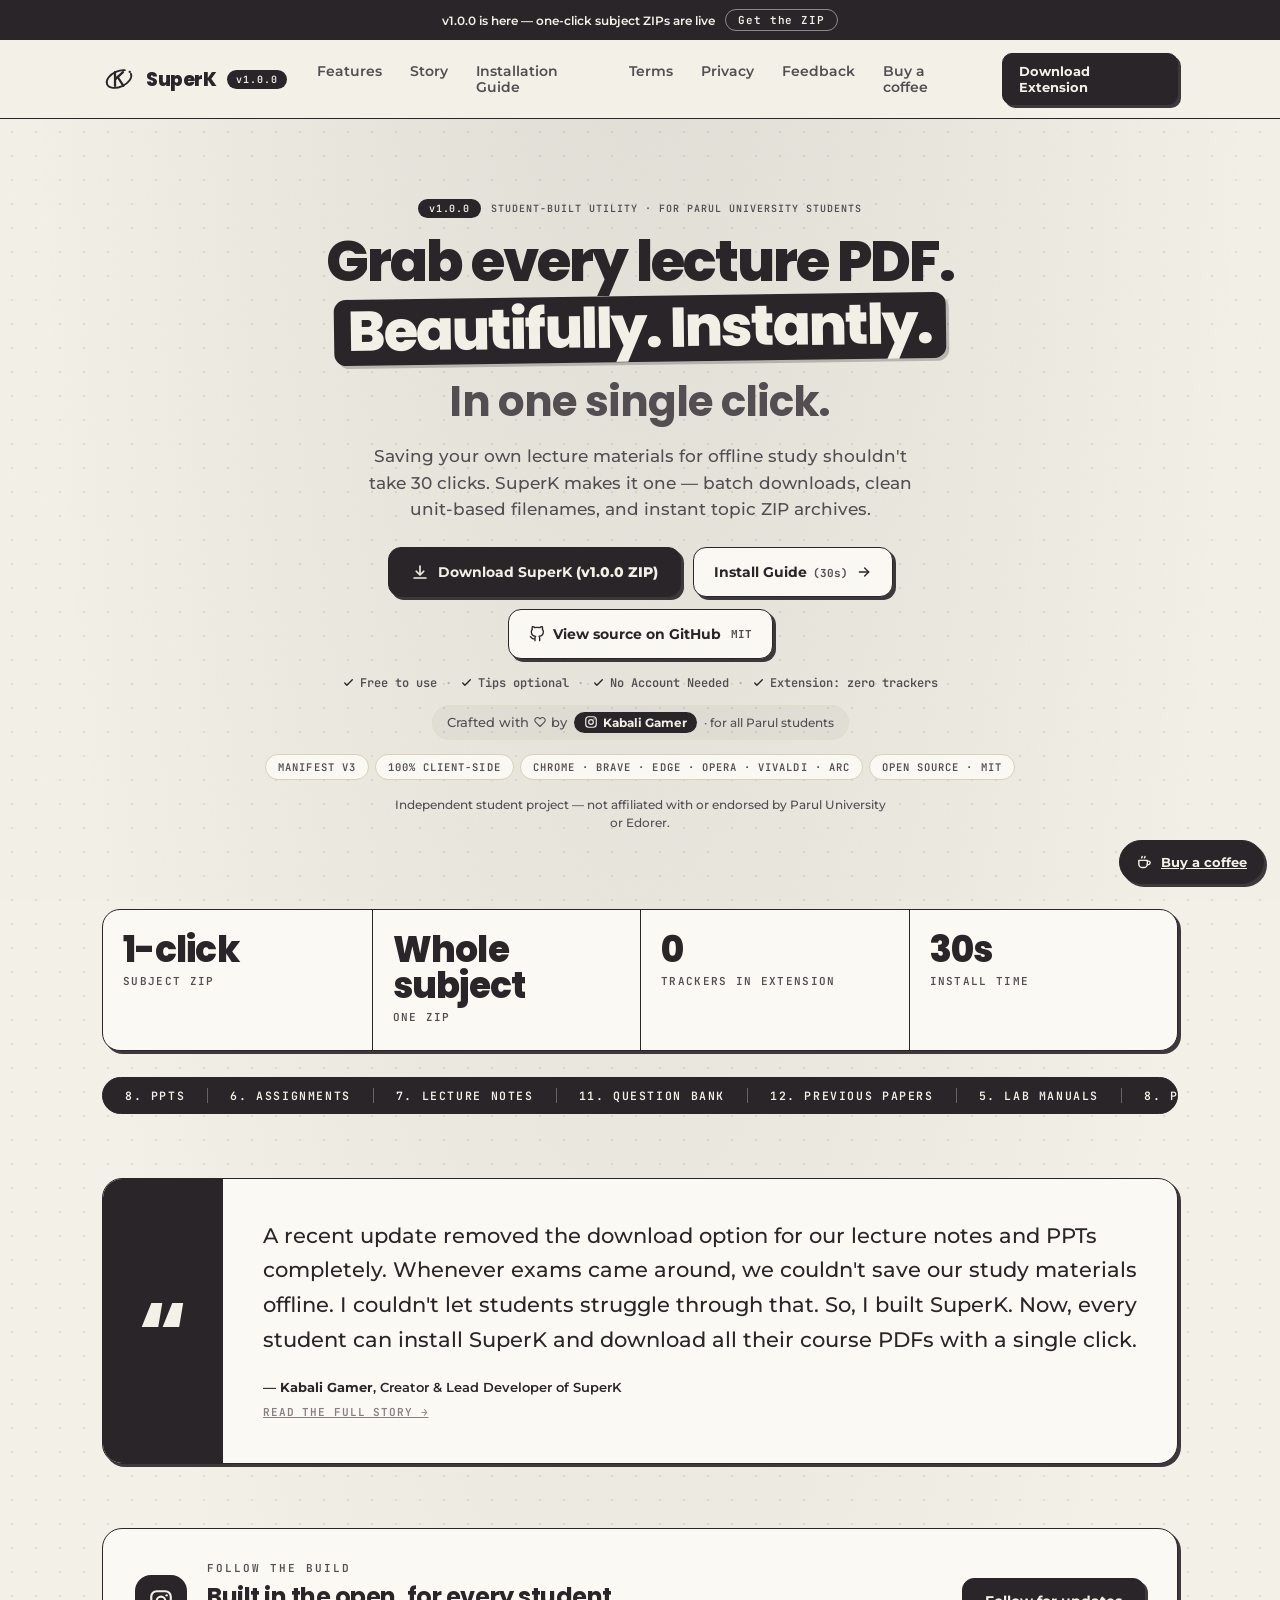
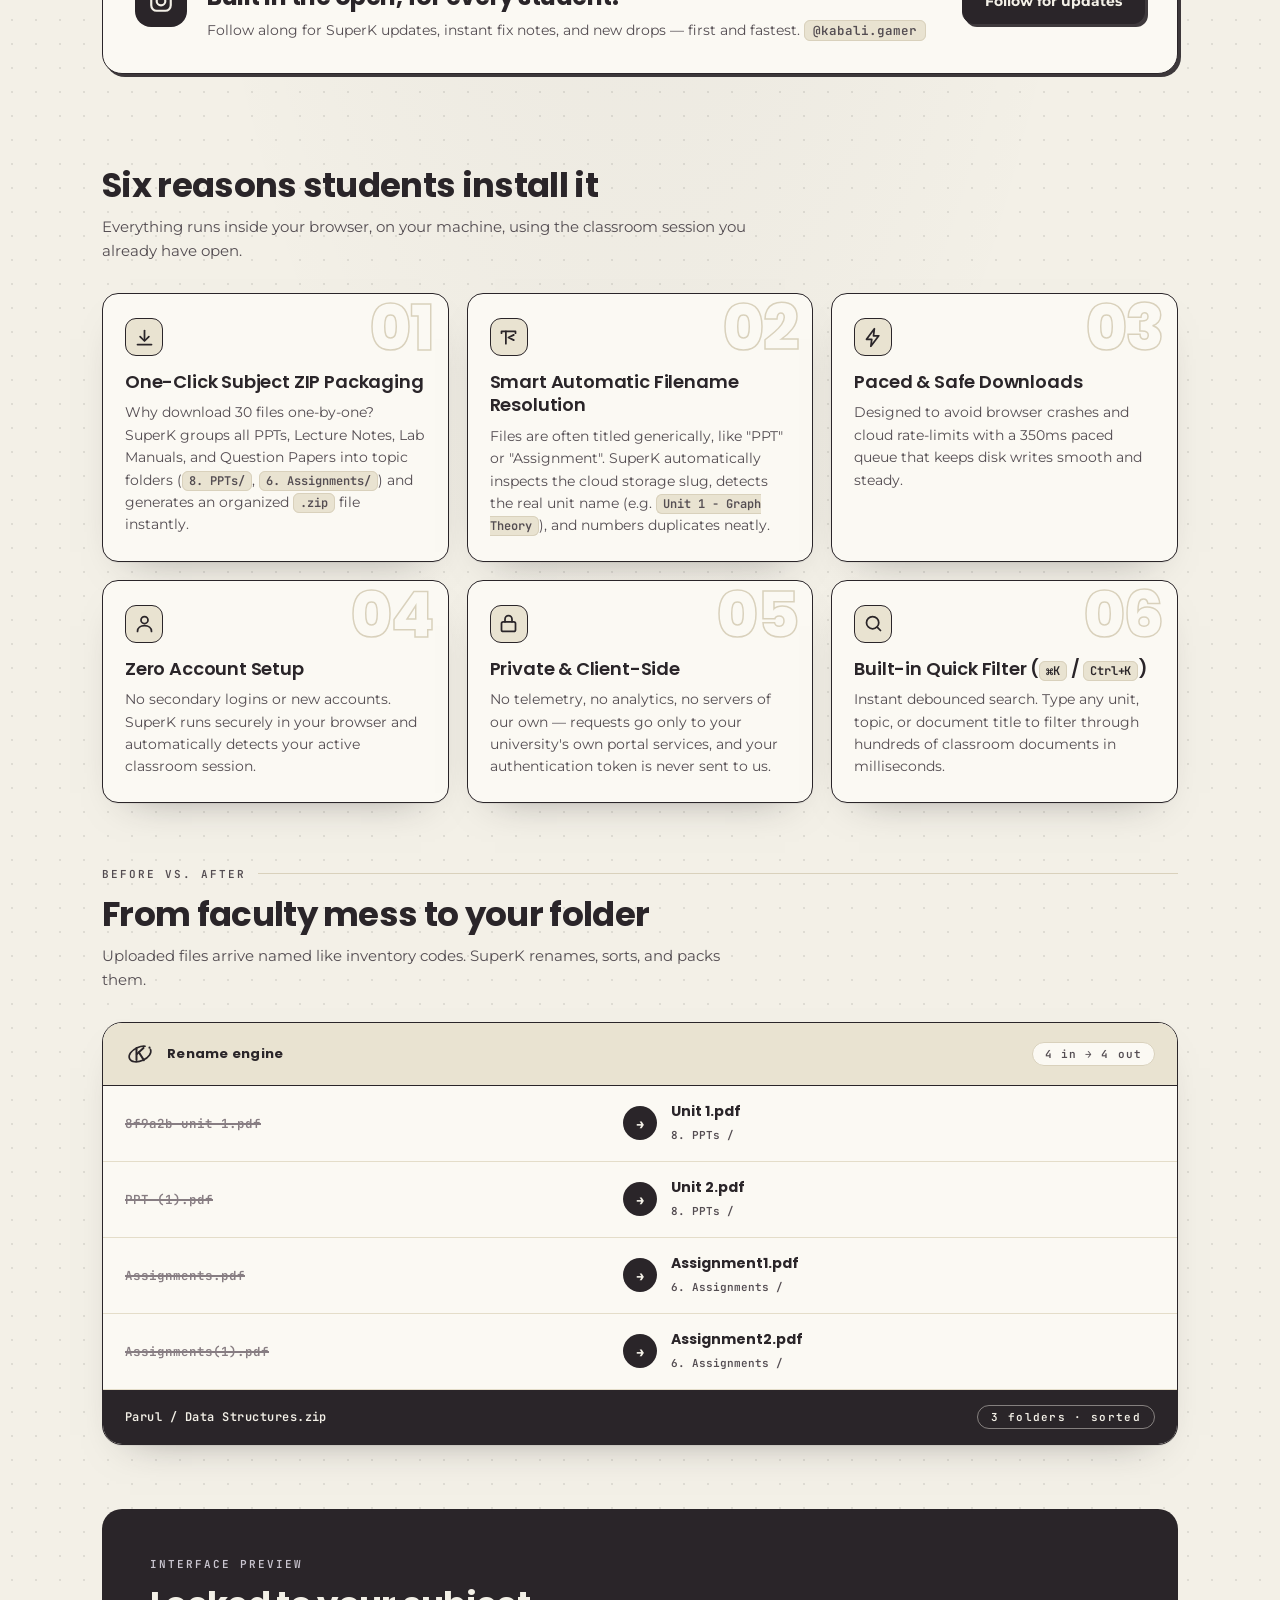
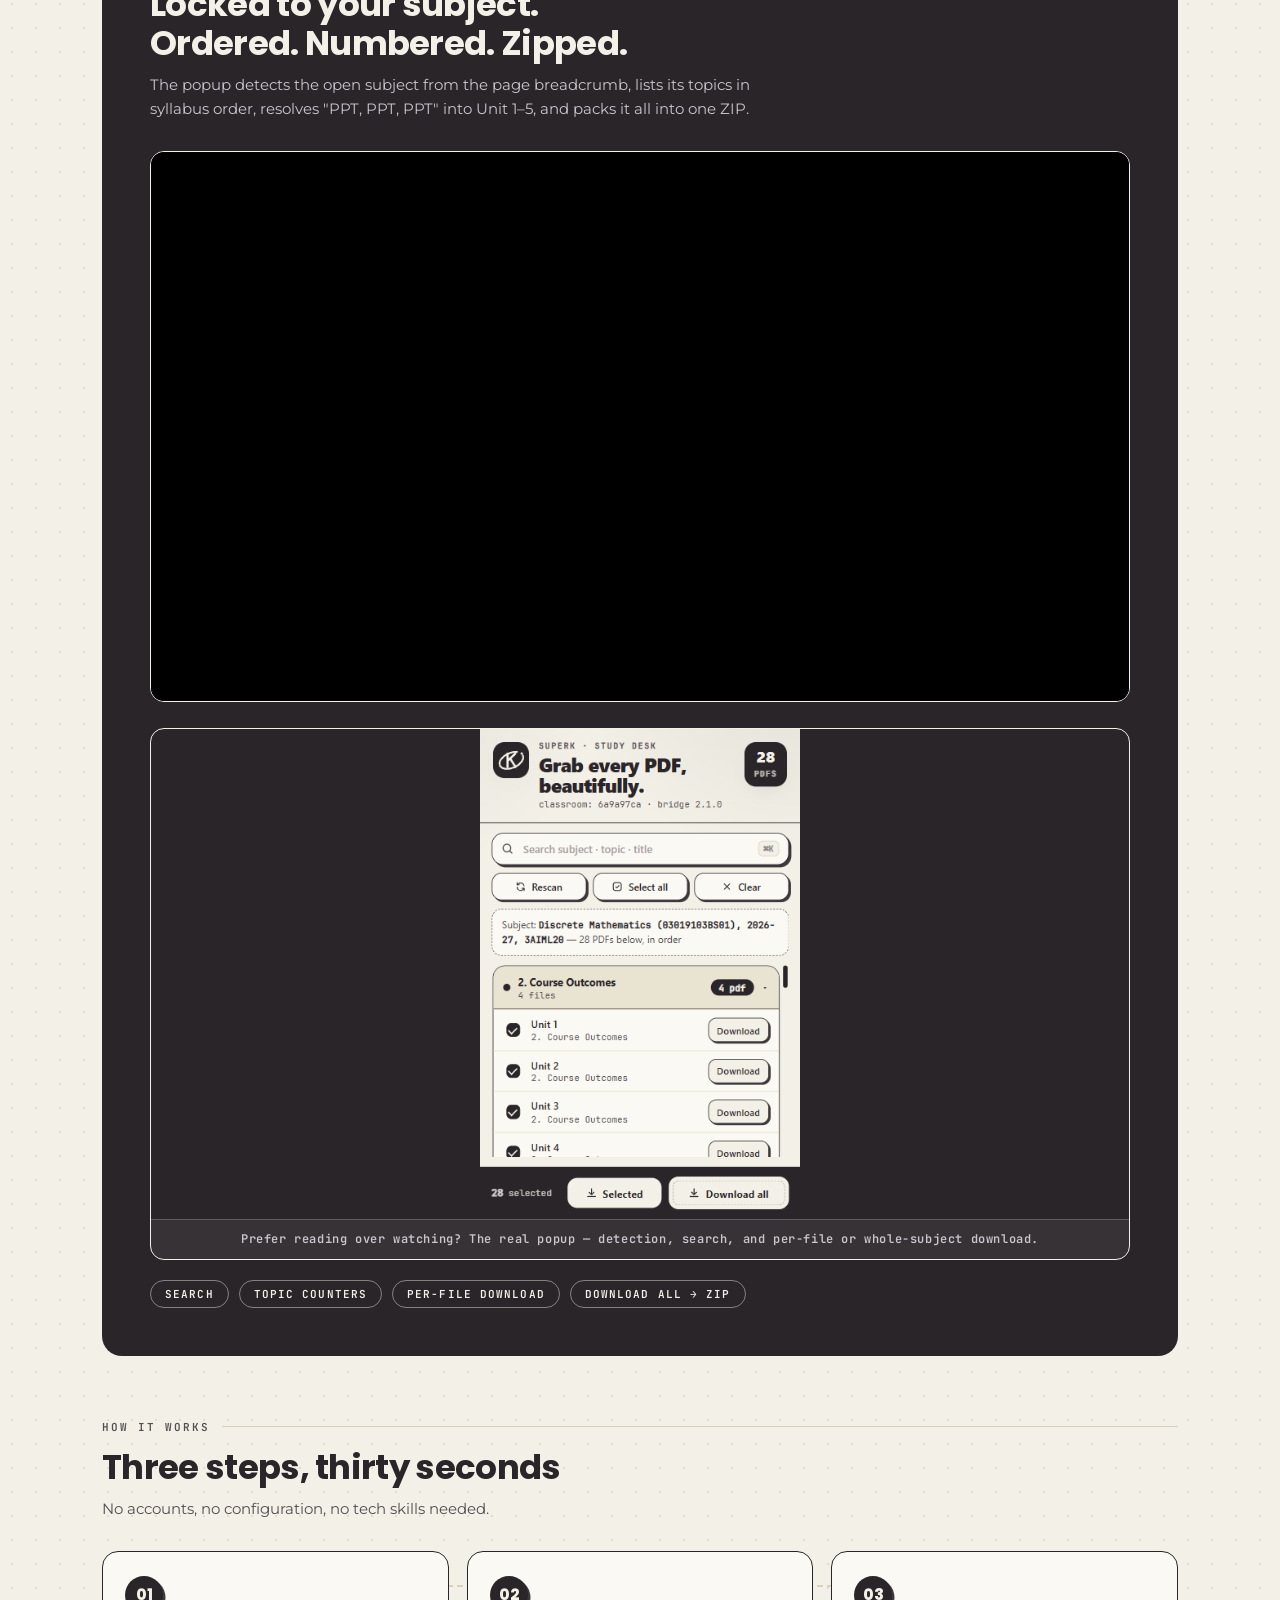
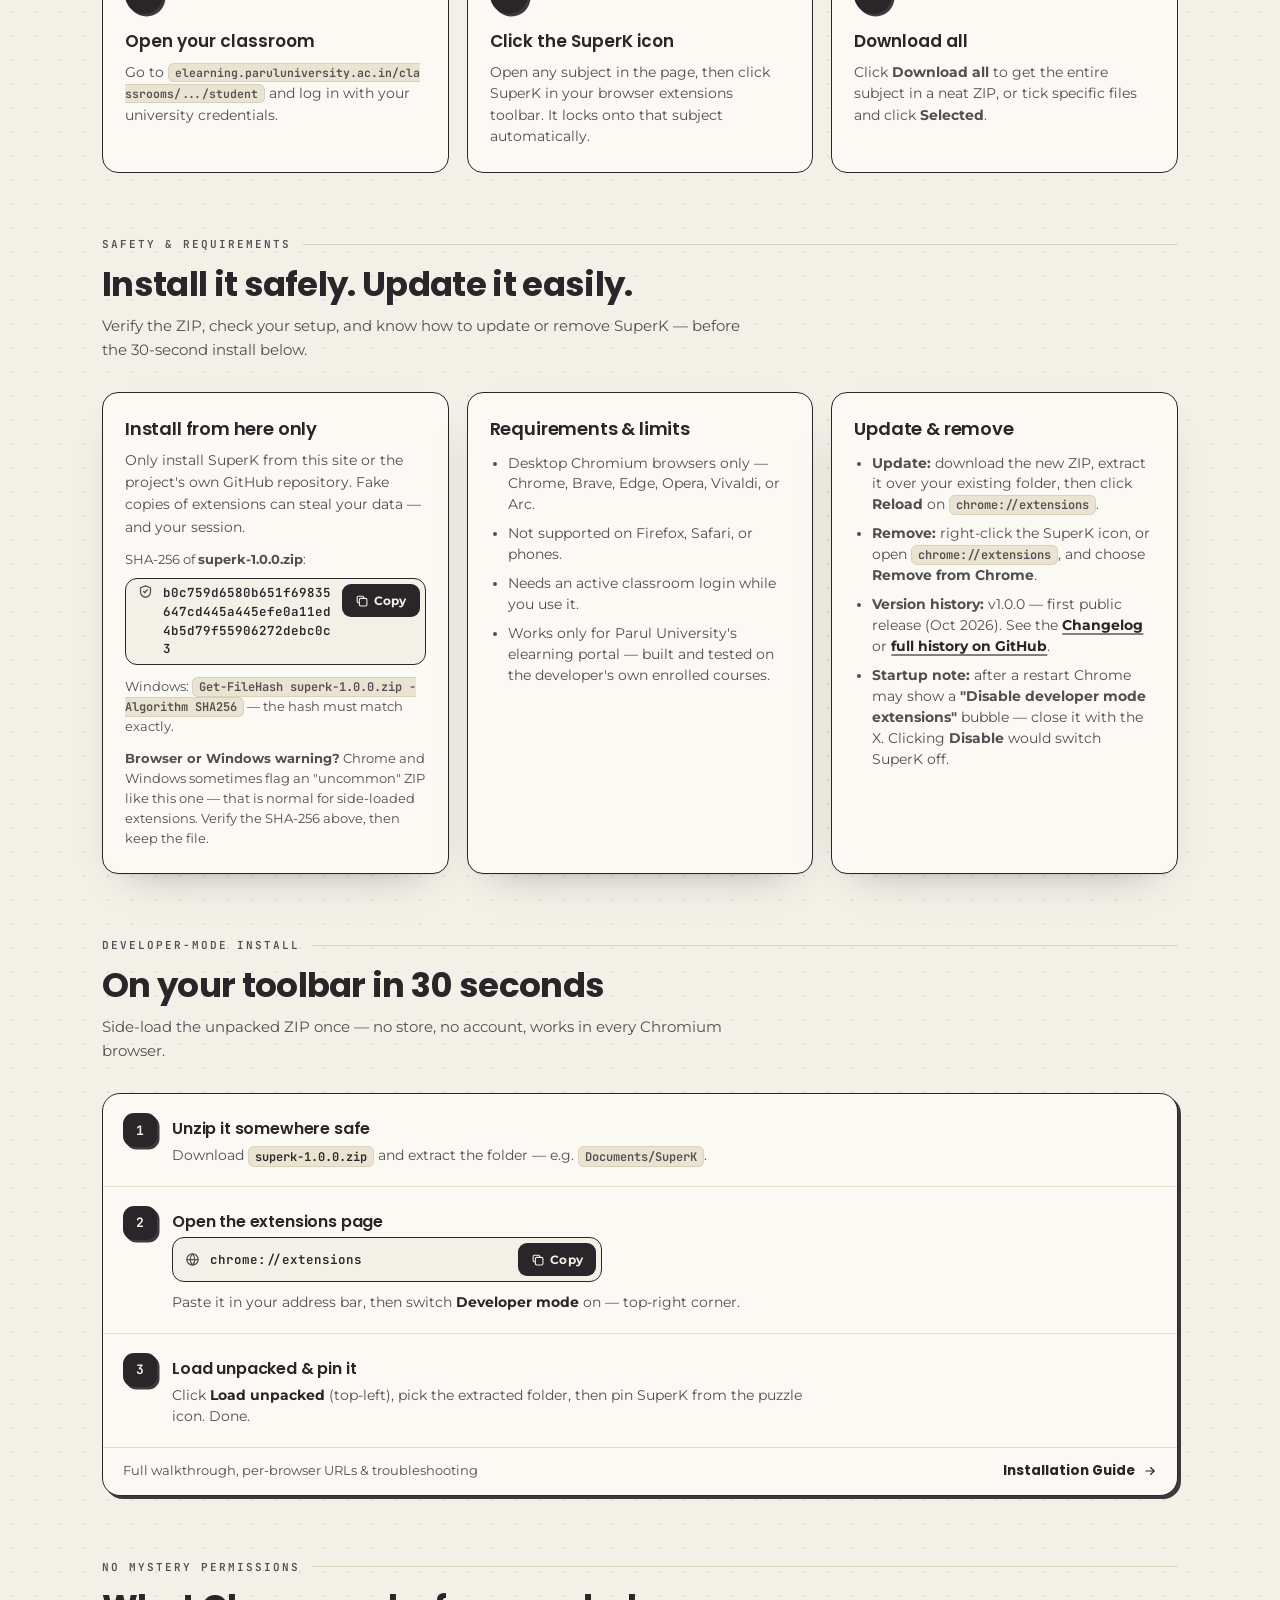
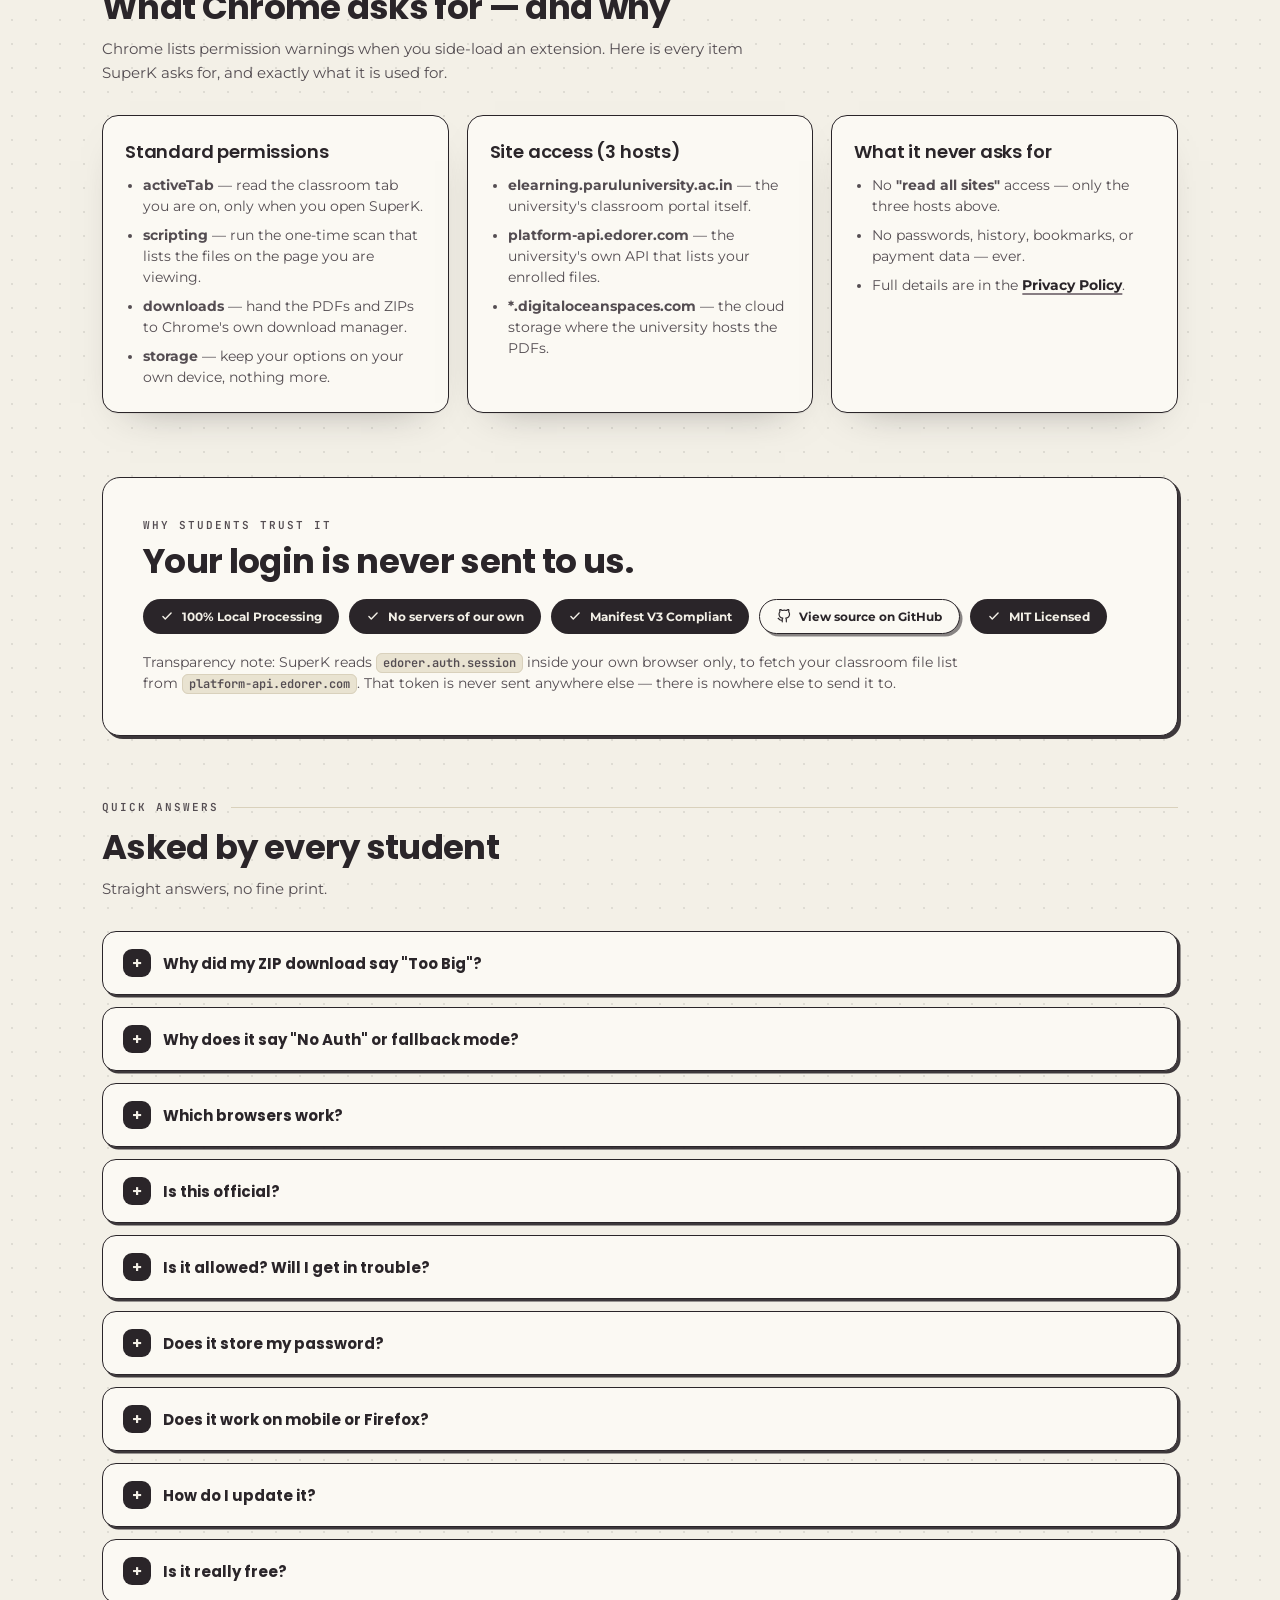
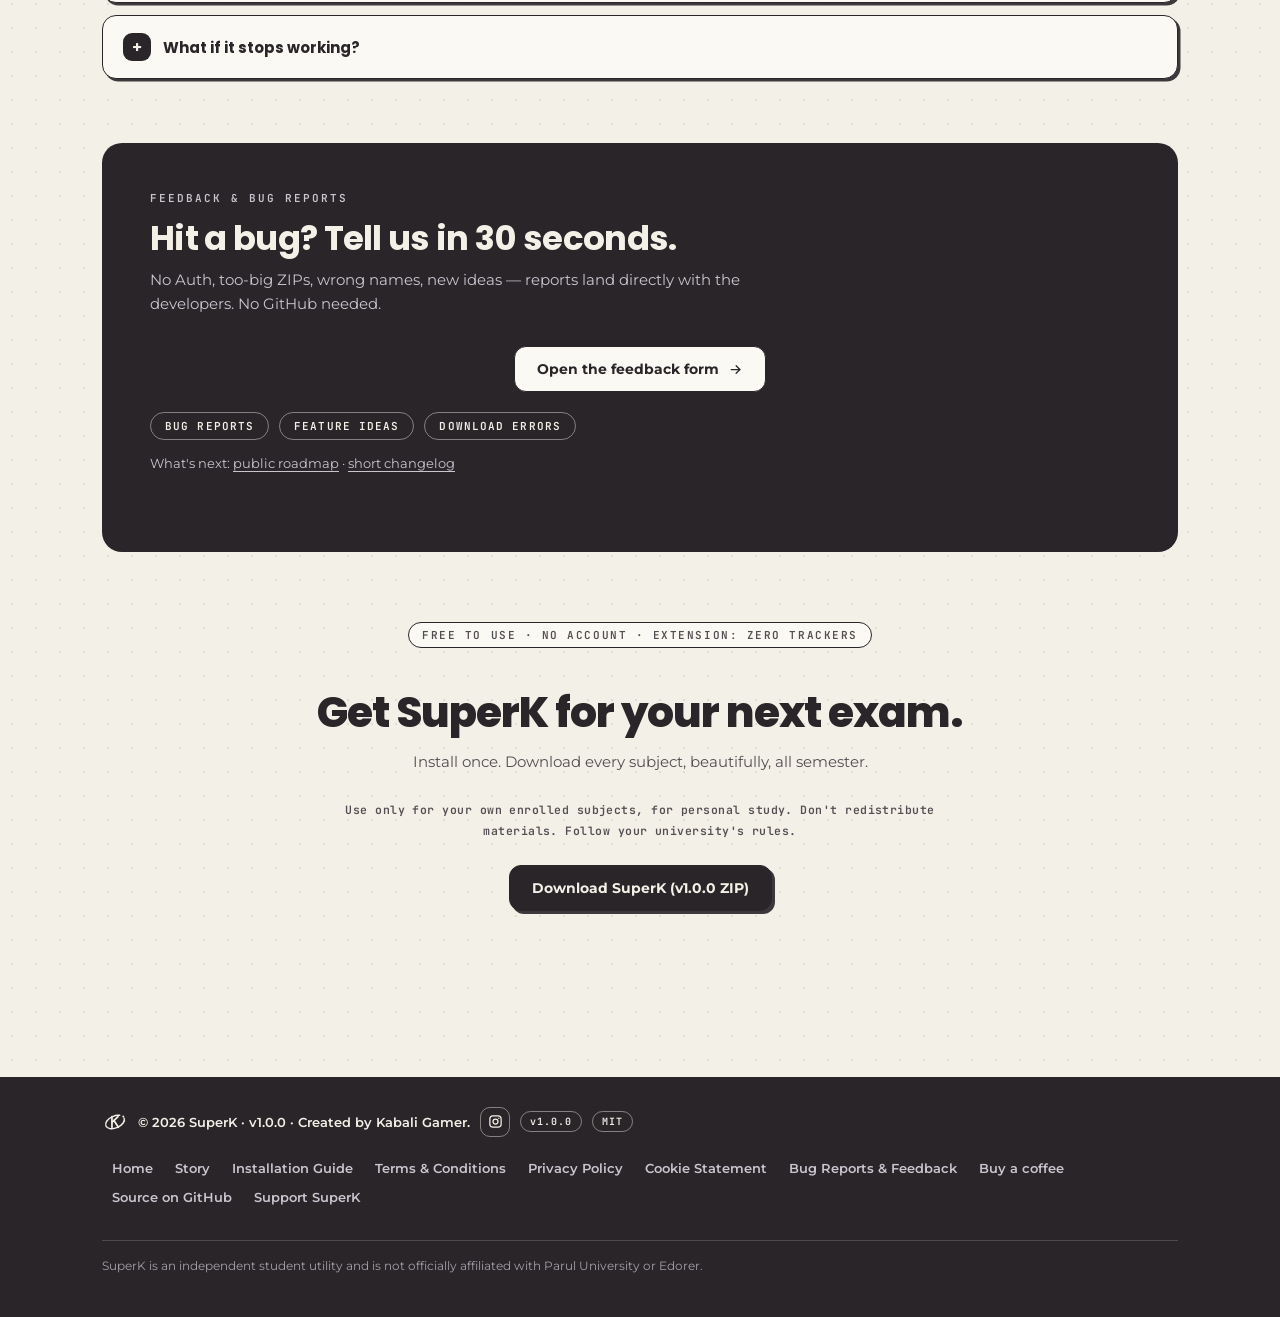
<file: official/index.html>
<!doctype html>
<html lang="en">
<head>
<meta charset="utf-8" />
<meta name="viewport" content="width=device-width, initial-scale=1" />
<title>SuperK — Grab every lecture PDF. Beautifully. | Created by Kabali Gamer</title>
<meta name="description" content="SuperK is a free, open-source browser utility for Parul University students — one-click batch PDF downloads, clean filenames, and instant subject ZIP archives. Independent student project." />
<meta name="theme-color" content="#F3F0E7" />
<link rel="canonical" href="https://superk-official.web.app/" />
<meta property="og:type" content="website" />
<meta property="og:site_name" content="SuperK" />
<meta property="og:title" content="SuperK — One-click PDF &amp; ZIP downloads for Parul University" />
<meta property="og:description" content="Free, open-source (MIT) browser extension. Batch-download lecture PDFs and pack whole subjects into topic ZIPs — 100% client-side, no account needed." />
<meta property="og:url" content="https://superk-official.web.app/" />
<meta property="og:image" content="https://superk-official.web.app/assets/og-card.png" />
<meta property="og:image:width" content="1200" />
<meta property="og:image:height" content="630" />
<meta name="twitter:card" content="summary_large_image" />
<meta name="twitter:title" content="SuperK — One-click PDF &amp; ZIP downloads for Parul University" />
<meta name="twitter:description" content="Free, open-source (MIT) browser extension. Batch-download lecture PDFs and pack whole subjects into topic ZIPs." />
<meta name="twitter:image" content="https://superk-official.web.app/assets/og-card.png" />
<link rel="icon" href="assets/favicon.ico?v=2" />
<link rel="preconnect" href="https://fonts.googleapis.com" />
<link rel="preconnect" href="https://fonts.gstatic.com" crossorigin />
<link href="https://fonts.googleapis.com/css2?family=Poppins:wght@600;700;800&family=Montserrat:wght@400;500;600;700&family=JetBrains+Mono:wght@400;600&display=swap" rel="stylesheet" />
<link rel="stylesheet" href="tokens.css" />
<link rel="stylesheet" href="site.css?v=13" />
<script>(function () { var d = document.documentElement; if (!("IntersectionObserver" in window)) return; d.classList.add("js"); setTimeout(function () { if (!d.hasAttribute("data-reveal-ready")) d.classList.remove("js"); }, 2500); })();</script>
<script src="site.js?v=3" defer></script>
<style>
  /* --- INDEX backdrop: Warm Paper dot-grid + top glow (behind everything) --- */
  body {
    background:
      radial-gradient(70% 46% at 50% -6%, rgba(42, 37, 41, .10), transparent 70%),
      radial-gradient(rgba(42, 37, 41, .10) 1px, transparent 1.25px),
      var(--paper);
    background-size: auto, 24px 24px, auto;
  }
  /* --- HERO: Engineered for iOS, 9:16 Portrait & Desktop --- */
  .hero {
    padding: clamp(38px, 6.5vw, 80px) 0 clamp(24px, 3vw, 32px);
    position: relative;
    overflow-x: clip;
    -webkit-text-size-adjust: 100%;
  }
  .hero-grid {
    display: flex;
    justify-content: center;
    width: 100%;
  }
  .hero-copy {
    width: 100%;
    max-width: 52rem;
    min-width: 0;
    margin: 0 auto;
    text-align: center;
    display: flex;
    flex-direction: column;
    align-items: center;
  }
  
  /* Eyebrow Pill with Live Emerald Indicator */
  .hero-badge-wrap {
    display: flex;
    justify-content: center;
    margin-bottom: 14px;
    width: 100%;
  }
  .hero-eyebrow {
    display: flex;
    align-items: center;
    justify-content: center;
    gap: 10px;
    flex-wrap: wrap;
    max-width: 100%;
    padding: 0 16px;
  }
  .hero-eyebrow-ver {
    flex: none;
    font: 600 10px var(--mono);
    letter-spacing: .08em;
    background: var(--ink);
    color: var(--acc-ink);
    border-radius: 99px;
    padding: 3px 11px;
    white-space: nowrap;
  }
  .hero-eyebrow-text {
    font: 600 10px var(--mono);
    letter-spacing: .1em;
    text-transform: uppercase;
    color: var(--ink2);
    text-align: center;
  }

  /* Display Title with Fluid clamp and iOS safe highlights */
  .hero-title {
    font-family: var(--display);
    font-weight: 800;
    font-size: clamp(28px, 6.2vw, 56px);
    line-height: 1.08;
    letter-spacing: -.035em;
    margin: 0 auto 16px;
    color: var(--ink);
    max-width: 22ch;
    text-wrap: balance;
    -webkit-font-smoothing: antialiased;
  }
  .hl-badge {
    display: inline-block;
    background: var(--ink);
    color: var(--acc-ink);
    padding: 2px 14px 4px;
    border-radius: 12px;
    margin: 4px 0;
    box-shadow: 3px 3px 0 rgba(42, 37, 41, .25);
    transform: rotate(-0.8deg);
    -webkit-box-decoration-break: clone;
    box-decoration-break: clone;
  }
  .hero-subline {
    font-weight: 700;
    font-size: clamp(21px, 4.6vw, 42px);
    letter-spacing: -.02em;
    color: var(--ink2);
    display: inline-block;
  }

  /* Lede paragraph with graceful readability */
  .hero-copy .lede {
    font: 500 clamp(14px, 3.6vw, 16.5px)/1.6 var(--body);
    color: var(--ink2);
    max-width: 35em;
    margin: 0 auto 24px;
    text-wrap: pretty;
    padding: 0 4px;
  }

  /* CTAs: Fluid responsive cluster */
  .ctas {
    display: flex;
    gap: 12px;
    flex-wrap: wrap;
    align-items: center;
    justify-content: center;
    width: 100%;
    max-width: 780px;
    margin: 0 auto;
  }
  .hero-cta-primary {
    background: var(--ink);
    color: var(--acc-ink);
    box-shadow: var(--tactile);
    min-height: 50px;
    padding: 13px 22px;
    font: 700 14px var(--body);
    border-radius: 13px;
    display: inline-flex;
    align-items: center;
    gap: 9px;
  }
  .hero-cta-primary b { font-weight: 800; }
  .hero-cta-secondary {
    background: var(--card);
    color: var(--ink);
    box-shadow: var(--tactile);
    min-height: 50px;
    padding: 13px 20px;
    font: 700 14px var(--body);
    border-radius: 13px;
    display: inline-flex;
    align-items: center;
    gap: 8px;
  }
  .hero-cta-secondary small {
    font-family: var(--mono);
    font-size: 11px;
    color: var(--ink2);
    margin-left: 2px;
  }

  /* Micro-Trust line */
  .hero-trust {
    display: flex;
    align-items: center;
    justify-content: center;
    gap: 8px;
    flex-wrap: wrap;
    margin: 16px auto 0;
    font: 600 clamp(11px, 2.7vw, 12px) var(--mono);
    color: var(--ink2);
  }
  .trust-item {
    display: inline-flex;
    align-items: center;
    gap: 5px;
    white-space: nowrap;
  }
  .trust-item svg { color: var(--ink); flex: none; }
  .trust-sep { opacity: .35; }

  /* Creator Tagline */
  .hero-author {
    display: inline-flex;
    align-items: center;
    justify-content: center;
    gap: 7px;
    flex-wrap: wrap;
    margin: 14px auto 0;
    padding: 6px 14px;
    background: rgba(42, 37, 41, .04);
    border: 1px solid var(--line-soft);
    border-radius: 99px;
    font: 500 12.5px var(--body);
    color: var(--ink2);
  }
  .author-badge {
    display: inline-flex;
    align-items: center;
    gap: 5px;
    background: var(--ink);
    color: var(--acc-ink);
    text-decoration: none;
    padding: 3px 10px;
    border-radius: 99px;
    font: 700 12px var(--body);
    transition: transform .12s var(--ease), box-shadow .12s;
  }
  .author-badge:hover { transform: scale(1.04); }
  .author-badge svg { flex: none; }
  .author-note { font-size: 12px; color: var(--ink2); white-space: nowrap; }

  /* Meta compatibility tags */
  .meta-row {
    display: flex;
    gap: 6px;
    flex-wrap: wrap;
    justify-content: center;
    margin-top: 14px;
    padding-bottom: 4px;
  }
  .meta-tag {
    font: 600 clamp(10px, 2.4vw, 11px) var(--mono);
    letter-spacing: .08em;
    text-transform: uppercase;
    color: var(--ink2);
    background: var(--card);
    border: 1px solid var(--line);
    border-radius: 99px;
    padding: 4px 11px;
    white-space: nowrap;
  }

  /* 9:16 Portrait / iPhone Specific Touch Engineering */
  @media (max-width: 600px) {
    .hero {
      padding-top: max(32px, env(safe-area-inset-top));
      padding-bottom: 22px;
    }
    .hero-title {
      font-size: clamp(28px, 8.2vw, 38px);
      letter-spacing: -.03em;
      max-width: none;
      line-height: 1.1;
    }
    .hl-badge {
      font-size: clamp(24px, 7vw, 32px);
      padding: 2px 10px 3px;
      transform: none;
      border-radius: 9px;
    }
    .hero-subline {
      font-size: clamp(20px, 5.8vw, 26px);
      display: block;
      margin-top: 2px;
    }
    .hero-eyebrow-text {
      font-size: 10px;
    }
    .ctas {
      display: grid;
      grid-template-columns: 1fr;
      justify-items: center;
      gap: 12px;
    }
    .hero-cta-primary, .hero-cta-secondary {
      width: 100%;
      max-width: 300px;
      justify-content: center;
      min-height: 44px;
      font-size: 13px;
      border-radius: 11px;
      padding: 10px 16px;
    }
    .hero-trust {
      gap: 6px 10px;
      font-size: 11px;
    }
    .hero-author {
      font-size: 12px;
      padding: 6px 12px;
    }
    .meta-row {
      gap: 5px;
    }
    .meta-tag {
      font-size: 9.5px;
      padding: 3.5px 9px;
    }
  }
  section.block { padding: 64px 0 0; }
  section.block h2 { font: 700 clamp(26px, 3.4vw, 34px)/1.15 var(--display); letter-spacing: -.02em; margin: 0 0 10px; }
  .sub { color: var(--ink2); max-width: 44em; margin: 0 0 30px; }
  .quote { background: var(--card); border: 1.5px solid var(--ink); border-radius: 20px; box-shadow: var(--tactile); padding: 0; overflow: hidden; display: grid; grid-template-columns: 120px 1fr; }
  .quote-mark { background: var(--ink); color: var(--acc-ink); font: 800 84px/1 var(--display); display: grid; place-items: center; padding-top: 26px; }
  .quote-body { padding: clamp(24px, 4vw, 40px); }
  .quote p { font: 500 clamp(16px, 2.2vw, 21px)/1.65 var(--body); margin: 0 0 18px; }
  .quote cite { font: 600 13px var(--body); font-style: normal; }
  .quote cite span { font-family: var(--mono); font-size: 11px; color: var(--mut); letter-spacing: .08em; }
  .grid { display: grid; grid-template-columns: repeat(3, 1fr); gap: 18px; }
  .card { background: var(--card); border: 1.5px solid var(--ink); border-radius: 16px; padding: 24px 22px; box-shadow: var(--soft-shadow); transition: transform .16s var(--ease), box-shadow .16s var(--ease), background .16s; }
  .card h3 { font: 600 18px/1.3 var(--display); margin: 0 0 8px; letter-spacing: -.01em; }
  .card p { font-size: 14px; color: var(--ink2); margin: 0; }
  .card code { font: 600 12px var(--mono); background: var(--paper2); border: 1px solid var(--line); border-radius: 6px; padding: 1px 6px; }
  .preview { background: var(--ink); color: var(--acc-ink); border-radius: 20px; padding: clamp(26px, 4vw, 48px); position: relative; overflow: hidden; }
  .preview h2 { color: var(--acc-ink); }
  .preview .sub { color: #c9c5cf; }
  .preview figure { margin: 26px 0 0; border: 1.5px solid var(--acc-ink); border-radius: 14px; overflow: hidden; }
  .preview figure img { display: block; width: 100%; height: auto; }
  .demo-video { aspect-ratio: 16 / 9; }
  .demo-video video, .demo-video iframe { display: block; width: 100%; height: 100%; object-fit: cover; background: #000; border: 0; }
  .preview .shot img { display: block; width: auto; max-width: min(320px, 88%); max-height: 500px; margin: 0 auto; }
  .preview .shot figcaption { font: 600 12px/1.55 var(--mono); letter-spacing: .05em; color: #c9c5cf; background: rgba(243,240,231,.06); padding: 10px 14px; border-top: 1px solid rgba(243,240,231,.22); text-align: center; }
  .follow { background: var(--card); border: 1.5px solid var(--ink); border-radius: 20px; box-shadow: var(--tactile); padding: clamp(22px, 3.4vw, 32px); display: grid; grid-template-columns: auto 1fr auto; gap: 20px; align-items: center; }
  .follow-mark { width: 52px; height: 52px; border-radius: 16px; display: grid; place-items: center; background: var(--ink); color: var(--acc-ink); }
  .follow .eyebrow { margin: 0 0 6px; }
  .follow-quote { font: 700 clamp(18px, 2.4vw, 24px)/1.3 var(--display); letter-spacing: -.02em; margin: 0 0 6px; }
  .follow-sub { font-size: 14px; color: var(--ink2); margin: 0; }
  .follow-sub .handle { font: 600 12.5px var(--mono); background: var(--paper2); border: 1px solid var(--line); border-radius: 6px; padding: 1px 8px; white-space: nowrap; }
  @media (max-width: 900px) { .follow { grid-template-columns: auto 1fr; } .follow .btn { grid-column: 1 / -1; justify-content: center; } }
  .tags { display: flex; gap: 10px; flex-wrap: wrap; margin-top: 20px; }
  .tags span { font: 600 11px var(--mono); letter-spacing: .1em; text-transform: uppercase; border: 1px solid rgba(243,240,231,.45); color: var(--acc-ink); border-radius: 99px; padding: 6px 14px; }
  .steps { display: grid; grid-template-columns: repeat(3, 1fr); gap: 18px; }
  .step { background: var(--card); border: 1.5px solid var(--ink); border-radius: 16px; padding: 24px 22px; }
  .step h3 { font: 600 17px var(--display); margin: 0 0 8px; }
  .step p { font-size: 13.5px; color: var(--ink2); margin: 0; }
  .step code { font: 600 11.5px var(--mono); background: var(--paper2); border: 1px solid var(--line); border-radius: 6px; padding: 1px 6px; word-break: break-all; }
  .final { text-align: center; padding: 70px 0 10px; }
  .final h2 { font: 800 clamp(28px, 4vw, 42px)/1.1 var(--display); letter-spacing: -.025em; margin: 0 0 14px; }
  .final p { color: var(--ink2); margin: 0 0 26px; }
  @media (max-width: 900px) {
    .grid, .steps { grid-template-columns: 1fr; }
    .steps::before { display: none; }
    .quote { grid-template-columns: 1fr; }
    .quote-mark { padding: 10px; font-size: 56px; }
  }
  /* page-1 review pass: skip link, safety cards, footer tip link, tip card */
  .skip { position: fixed; left: 12px; top: -64px; z-index: 300; background: var(--ink); color: var(--acc-ink); padding: 12px 18px; border-radius: 11px; font: 700 13px var(--body); text-decoration: none; transition: top .15s var(--ease); }
  .skip:focus { top: 12px; }
  .hero-note { font: 500 12px/1.55 var(--body); color: var(--ink2); margin: 12px auto 0; max-width: 46em; text-align: center; text-wrap: pretty; }
  .author-label { display: inline-flex; align-items: center; gap: 5px; }
  .card ul { margin: 12px 0 0; padding-left: 18px; }
  .card li { font-size: 13.5px; line-height: 1.55; color: var(--ink2); margin: 0 0 8px; }
  .card li:last-child { margin-bottom: 0; }
  .card a { color: var(--ink); font-weight: 700; text-decoration: underline; text-decoration-color: var(--mut); text-decoration-thickness: 1.5px; text-underline-offset: 2.5px; }
  .card a:hover { text-decoration-color: var(--ink); }
  .card p.hash-note { font-size: 12.5px; color: var(--ink2); margin: 12px 0 0; }
  .omni-hash { max-width: none; align-items: flex-start; margin: 8px 0 0; }
  .omni-hash .omni-url { white-space: normal; word-break: break-all; overflow: visible; line-height: 1.5; }
  .trust-badges a { display: inline-flex; align-items: center; gap: 8px; font: 700 12px var(--body); background: var(--card); color: var(--ink); border: 1.5px solid var(--ink); border-radius: 99px; padding: 9px 17px; text-decoration: none; box-shadow: 2.5px 2.5px 0 rgba(42,37,41,.55); transition: transform .12s var(--ease), box-shadow .14s var(--ease); }
  .trust-badges a:hover { transform: translate(-1px, -1px); box-shadow: 3.5px 3.5px 0 rgba(42,37,41,.55); }
  .faq a { color: var(--ink); font-weight: 600; text-decoration: underline; text-decoration-color: var(--mut); text-decoration-thickness: 1.5px; text-underline-offset: 2.5px; }
  .faq a:hover { text-decoration-color: var(--ink); }
  .final p.final-rules { font: 600 11.5px/1.75 var(--mono); letter-spacing: .04em; color: var(--ink2); max-width: 56em; margin: 0 auto 24px; }
  .final p.final-contact { font-size: 12.5px; color: var(--ink2); margin: 26px auto 0; max-width: 50em; }
  .final p.final-contact a { color: var(--ink); font-weight: 700; text-decoration: underline; text-decoration-color: var(--mut); text-decoration-thickness: 1.5px; text-underline-offset: 2.5px; }
  .final p.final-contact a:hover { text-decoration-color: var(--ink); }
  .coffee { position: fixed; right: 16px; bottom: 16px; max-width: 340px; max-height: calc(100vh - 32px); overflow: auto; background: var(--card); border: 1.5px solid var(--ink); border-radius: 16px; box-shadow: var(--tactile); padding: 18px; z-index: 80; }
  .coffee[hidden] { display: none; }
  .coffee h3 { font: 700 17px var(--display); margin: 0 22px 6px 0; letter-spacing: -.01em; }
  .coffee p { font-size: 13.5px; line-height: 1.5; color: var(--ink2); margin: 0 0 12px; }
  .coffee-actions { display: flex; gap: 8px; flex-wrap: wrap; }
  .coffee-actions .btn { min-height: 40px; }
  .coffee-x { position: absolute; top: 8px; right: 10px; display: grid; place-items: center; width: 34px; height: 34px; background: none; border: 0; cursor: pointer; color: var(--ink); border-radius: 9px; }
  .coffee-x:hover { background: var(--paper2); }
  .coffee p.coffee-upi { display: flex; align-items: center; gap: 8px; flex-wrap: wrap; margin: 12px 0 0; font-size: 12.5px; }
  .coffee p.coffee-upi code { font: 600 12px var(--mono); background: var(--paper2); border: 1px solid var(--line); border-radius: 6px; padding: 2px 7px; }
  .coffee-copy { display: inline-flex; align-items: center; gap: 6px; border: 1.5px solid var(--ink); background: var(--card); color: var(--ink); border-radius: 9px; padding: 6px 11px; font: 700 12px var(--body); cursor: pointer; }
  .coffee-copy:hover { background: var(--paper2); }
  .coffee p.coffee-note { font-size: 11.5px; color: var(--mut); margin: 10px 0 0; }
  .coffee-qr { display: block; width: 132px; height: 132px; margin: 12px auto 0; border: 1.5px solid var(--ink); border-radius: 12px; background: #fff; }
  .coffee-pay, .note-mob { display: none; }
  @media (hover: none) and (pointer: coarse) {
    .coffee-pay { display: inline-flex; }
    .note-mob { display: inline; }
    .coffee-qr, .note-desk { display: none; }
  }
  .coffee-fab { position: fixed; right: 16px; bottom: 16px; z-index: 70; display: inline-flex; align-items: center; justify-content: center; gap: 8px; min-height: 44px; background: var(--ink); color: var(--acc-ink); border: 1.5px solid var(--ink); border-radius: 99px; padding: 10px 16px; font: 700 12.5px var(--body); box-shadow: var(--tactile); cursor: pointer; transition: transform .12s var(--ease), box-shadow .14s var(--ease); }
  .coffee-fab[hidden] { display: none; }
  .coffee-fab:hover { transform: translate(-1px, -1px); box-shadow: 3.5px 3.5px 0 rgba(42,37,41,.55); }
  .coffee-fab:active { transform: translate(1px, 1px); box-shadow: 1px 1px 0 rgba(42,37,41,.55); }
  @media (max-width: 600px) { .coffee { left: 12px; right: 12px; max-width: none; bottom: max(12px, env(safe-area-inset-bottom)); } .coffee-x { width: 40px; height: 40px; } .coffee-fab { right: 12px; bottom: max(12px, env(safe-area-inset-bottom)); width: 48px; height: 48px; padding: 0; } .coffee-fab span { display: none; } }
</style>
<script type="application/ld+json">
{"@context":"https://schema.org","@type":"SoftwareApplication","name":"SuperK","operatingSystem":"Chrome, Brave, Edge, Opera, Vivaldi, Arc","applicationCategory":"BrowserApplication","softwareVersion":"1.0.0","isAccessibleForFree":true,"license":"https://github.com/kabaliGamer-Dev2/superk/blob/main/LICENSE","description":"Free, open-source browser extension for Parul University students: one-click batch PDF downloads and subject ZIP archives that run entirely in your own browser.","url":"https://superk-official.web.app/","downloadUrl":"https://superk-official.web.app/installation.html","offers":{"@type":"Offer","price":"0","priceCurrency":"INR"},"author":{"@type":"Person","name":"Kabali Gamer","url":"https://www.instagram.com/kabali.gamer/"}}
</script>
</head>
<body>
<a class="skip" href="#main">Skip to content</a>
<div class="grain" aria-hidden="true"></div>
<div class="announce"><div class="wrap"><span>v1.0.0 is here — one-click subject ZIPs are live</span><a href="releases/superk-1.0.0.zip">Get the ZIP</a></div></div>
<nav class="nav" aria-label="Primary">
  <div class="wrap nav-row">
    <a class="brand" href="index.html"><img src="assets/logo.svg" alt="SuperK logo" /><b>SuperK</b><span class="ver">v1.0.0</span></a>
    <div class="links" id="navLinks">
      <a href="#features">Features</a>
      <a href="story.html">Story</a>
      <a href="installation.html">Installation Guide</a>
      <a href="terms.html">Terms</a>
      <a href="privacy.html">Privacy</a>
      <a href="feedback.html">Feedback</a>
      <a href="coffee.html">Buy a coffee</a>
      <a class="nav-dl" href="releases/superk-1.0.0.zip">Download</a>
    </div>
    <button class="menu-btn" id="menuBtn" aria-label="Open menu" aria-expanded="false" aria-controls="navLinks"><svg viewBox="0 0 24 24" width="20" height="20" fill="none" stroke="currentColor" stroke-width="2.2" stroke-linecap="round"><path d="M4 7h16" /><path d="M4 12h16" /><path d="M4 17h16" /></svg></button>
    <a class="btn btn-ink btn-sm" href="releases/superk-1.0.0.zip">Download Extension</a>
  </div>
</nav>

<header class="hero wrap">
  <div class="hero-grid">
    <div class="hero-copy">
      <div class="hero-badge-wrap">
        <div class="hero-eyebrow">
          <span class="hero-eyebrow-ver">v1.0.0</span>
          <span class="hero-eyebrow-text">Student-built utility · For Parul University students</span>
        </div>
      </div>
      <h1 class="hero-title">
        Grab every lecture PDF.<br />
        <span class="hl-badge">Beautifully. Instantly.</span><br />
        <span class="hero-subline">In one single click.</span>
      </h1>
      <p class="lede">
        Saving your own lecture materials for offline study shouldn't take 30 clicks. SuperK makes it one — batch downloads, clean unit-based filenames, and instant topic ZIP archives.
      </p>
      <div class="ctas">
        <a class="btn btn-ink hero-cta-primary" href="releases/superk-1.0.0.zip" download="superk-1.0.0.zip">
          <svg viewBox="0 0 24 24" width="18" height="18" fill="none" stroke="currentColor" stroke-width="2.2" stroke-linecap="round" stroke-linejoin="round" aria-hidden="true"><path d="M12 4v11" /><path d="m7 11 5 5 5-5" /><path d="M4 20h16" /></svg>
          <span>Download SuperK <b>(v1.0.0 ZIP)</b></span>
        </a>
        <a class="btn btn-paper hero-cta-secondary" href="installation.html">
          <span>Install Guide <small>(30s)</small></span>
          <svg viewBox="0 0 24 24" width="16" height="16" fill="none" stroke="currentColor" stroke-width="2" stroke-linecap="round" stroke-linejoin="round" aria-hidden="true"><path d="M5 12h14" /><path d="m13 6 6 6-6 6" /></svg>
        </a>
        <a class="btn btn-paper hero-cta-secondary" href="https://github.com/kabaliGamer-Dev2/superk" target="_blank" rel="noopener">
          <svg viewBox="0 0 24 24" width="16" height="16" fill="none" stroke="currentColor" stroke-width="2" stroke-linecap="round" stroke-linejoin="round" aria-hidden="true"><path d="M9 19c-5 1.5-5-2.5-7-3m14 6v-3.87a3.37 3.37 0 0 0-.94-2.61c3.14-.35 6.44-1.54 6.44-7A5.44 5.44 0 0 0 20 4.77 5.07 5.07 0 0 0 19.91 1S18.73.65 16 2.48a13.38 13.38 0 0 0-7 0C6.27.65 5.09 1 5.09 1A5.07 5.07 0 0 0 5 4.77a5.44 5.44 0 0 0-1.5 3.78c0 5.42 3.3 6.61 6.44 7A3.37 3.37 0 0 0 9 18.13V22" /></svg>
          <span>View source on GitHub</span>
          <small>MIT</small>
        </a>
      </div>
      <div class="hero-trust">
        <span class="trust-item"><svg viewBox="0 0 24 24" width="13" height="13" fill="none" stroke="currentColor" stroke-width="2.5" stroke-linecap="round" stroke-linejoin="round" aria-hidden="true"><path d="m5 13 4 4L19 7" /></svg> Free to use</span>
        <span class="trust-sep" aria-hidden="true">·</span>
        <span class="trust-item"><svg viewBox="0 0 24 24" width="13" height="13" fill="none" stroke="currentColor" stroke-width="2.5" stroke-linecap="round" stroke-linejoin="round" aria-hidden="true"><path d="m5 13 4 4L19 7" /></svg> Tips optional</span>
        <span class="trust-sep" aria-hidden="true">·</span>
        <span class="trust-item"><svg viewBox="0 0 24 24" width="13" height="13" fill="none" stroke="currentColor" stroke-width="2.5" stroke-linecap="round" stroke-linejoin="round" aria-hidden="true"><path d="m5 13 4 4L19 7" /></svg> No Account Needed</span>
        <span class="trust-sep" aria-hidden="true">·</span>
        <span class="trust-item"><svg viewBox="0 0 24 24" width="13" height="13" fill="none" stroke="currentColor" stroke-width="2.5" stroke-linecap="round" stroke-linejoin="round" aria-hidden="true"><path d="m5 13 4 4L19 7" /></svg> Extension: zero trackers</span>
      </div>
      <div class="hero-author">
        <span class="author-label">Crafted with <svg viewBox="0 0 24 24" width="12" height="12" fill="none" stroke="currentColor" stroke-width="2.2" stroke-linecap="round" stroke-linejoin="round" aria-hidden="true"><path d="M20.8 4.6a5.5 5.5 0 0 0-7.8 0L12 5.6l-1-1a5.5 5.5 0 0 0-7.8 7.8l1 1L12 21l7.8-7.6 1-1a5.5 5.5 0 0 0 0-7.8z" /></svg> by</span>
        <a class="author-badge" href="https://www.instagram.com/kabali.gamer/" target="_blank" rel="noopener">
          <svg viewBox="0 0 24 24" width="14" height="14" fill="none" stroke="currentColor" stroke-width="2" stroke-linecap="round" stroke-linejoin="round" aria-hidden="true"><rect x="3" y="3" width="18" height="18" rx="5" /><circle cx="12" cy="12" r="4" /><circle cx="17.2" cy="6.8" r="1.1" fill="currentColor" stroke="none" /></svg>
          <b>Kabali Gamer</b>
        </a>
        <span class="author-note">· for all Parul students</span>
      </div>
      <div class="meta-row" aria-label="Compatibility">
        <span class="meta-tag">Manifest V3</span>
        <span class="meta-tag">100% Client-Side</span>
        <span class="meta-tag">Chrome · Brave · Edge · Opera · Vivaldi · Arc</span>
        <span class="meta-tag">Open Source · MIT</span>
      </div>
      <p class="hero-note">Independent student project — not affiliated with or endorsed by Parul University or Edorer.</p>
    </div>
  </div>
</header>

<main class="wrap" id="main">

  <div class="stats reveal" aria-label="SuperK at a glance">
    <div class="stat"><b>1-click</b><span>Subject ZIP</span></div>
    <div class="stat"><b>Whole subject</b><span>One ZIP</span></div>
    <div class="stat"><b>0</b><span>Trackers in extension</span></div>
    <div class="stat"><b>30s</b><span>Install time</span></div>
  </div>
  <div class="marquee" aria-hidden="true"><div class="mtrack" id="mtrack"><span>8. PPTs</span><span>6. Assignments</span><span>7. Lecture Notes</span><span>11. Question Bank</span><span>12. Previous Papers</span><span>5. Lab Manuals</span></div></div>

  <section class="block" aria-label="Origin story">
    <div class="quote reveal">
      <div class="quote-mark" aria-hidden="true">&ldquo;</div>
      <div class="quote-body">
        <p>A recent update removed the download option for our lecture notes and PPTs completely. Whenever exams came around, we couldn't save our study materials offline. I couldn't let students struggle through that. So, I built SuperK. Now, every student can install SuperK and download all their course PDFs with a single click.</p>
        <cite>— <b>Kabali Gamer</b>, Creator &amp; Lead Developer of SuperK<br /><span><a href="story.html" style="color:inherit">READ THE FULL STORY →</a></span></cite>
      </div>
    </div>
  </section>

  <section class="block" aria-label="Follow the creator">
    <div class="follow reveal">
      <span class="follow-mark" aria-hidden="true"><svg viewBox="0 0 24 24" width="26" height="26" fill="none" stroke="currentColor" stroke-width="2" stroke-linecap="round" stroke-linejoin="round"><rect x="3" y="3" width="18" height="18" rx="5" /><circle cx="12" cy="12" r="4" /><circle cx="17.2" cy="6.8" r="1.1" fill="currentColor" stroke="none" /></svg></span>
      <div>
        <p class="eyebrow">Follow the build</p>
        <p class="follow-quote">Built in the open, for every student.</p>
        <p class="follow-sub">Follow along for SuperK updates, instant fix notes, and new drops — first and fastest. <span class="handle">@kabali.gamer</span></p>
      </div>
      <a class="btn btn-ink" href="https://www.instagram.com/kabali.gamer/" target="_blank" rel="noopener">Follow for updates</a>
    </div>
  </section>

  <section class="block" id="features" aria-label="Features">
    <p class="eyebrow rule reveal">What SuperK does</p>
    <h2 class="reveal">Six reasons students install it</h2>
    <p class="sub reveal">Everything runs inside your browser, on your machine, using the classroom session you already have open.</p>
    <div class="grid stagger">
      <article class="card reveal"><span class="num" aria-hidden="true">01</span><div class="ic"><svg viewBox="0 0 24 24" width="21" height="21" fill="none" stroke="currentColor" stroke-width="2" stroke-linecap="round" stroke-linejoin="round"><path d="M12 4v11" /><path d="m7 11 5 5 5-5" /><path d="M4 20h16" /></svg></div><h3>One-Click Subject ZIP Packaging</h3><p>Why download 30 files one-by-one? SuperK groups all PPTs, Lecture Notes, Lab Manuals, and Question Papers into topic folders (<code>8. PPTs/</code>, <code>6. Assignments/</code>) and generates an organized <code>.zip</code> file instantly.</p></article>
      <article class="card reveal"><span class="num" aria-hidden="true">02</span><div class="ic"><svg viewBox="0 0 24 24" width="21" height="21" fill="none" stroke="currentColor" stroke-width="2" stroke-linecap="round" stroke-linejoin="round"><path d="M4 7V5h16v2" /><path d="M9 5v14" /><path d="M18 9l-6 3 6 3" /></svg></div><h3>Smart Automatic Filename Resolution</h3><p>Files are often titled generically, like "PPT" or "Assignment". SuperK automatically inspects the cloud storage slug, detects the real unit name (e.g. <code>Unit 1 - Graph Theory</code>), and numbers duplicates neatly.</p></article>
      <article class="card reveal"><span class="num" aria-hidden="true">03</span><div class="ic"><svg viewBox="0 0 24 24" width="21" height="21" fill="none" stroke="currentColor" stroke-width="2" stroke-linecap="round" stroke-linejoin="round"><path d="M13 2 4 14h6l-1 8 9-12h-6l1-8z" /></svg></div><h3>Paced &amp; Safe Downloads</h3><p>Designed to avoid browser crashes and cloud rate-limits with a 350ms paced queue that keeps disk writes smooth and steady.</p></article>
      <article class="card reveal"><span class="num" aria-hidden="true">04</span><div class="ic"><svg viewBox="0 0 24 24" width="21" height="21" fill="none" stroke="currentColor" stroke-width="2" stroke-linecap="round" stroke-linejoin="round"><circle cx="12" cy="8" r="4" /><path d="M4 21c0-4 3.6-6.5 8-6.5s8 2.5 8 6.5" /></svg></div><h3>Zero Account Setup</h3><p>No secondary logins or new accounts. SuperK runs securely in your browser and automatically detects your active classroom session.</p></article>
      <article class="card reveal"><span class="num" aria-hidden="true">05</span><div class="ic"><svg viewBox="0 0 24 24" width="21" height="21" fill="none" stroke="currentColor" stroke-width="2" stroke-linecap="round" stroke-linejoin="round"><rect x="4" y="10" width="16" height="11" rx="2" /><path d="M8 10V7a4 4 0 0 1 8 0v3" /></svg></div><h3>Private &amp; Client-Side</h3><p>No telemetry, no analytics, no servers of our own — requests go only to your university's own portal services, and your authentication token is never sent to us.</p></article>
      <article class="card reveal"><span class="num" aria-hidden="true">06</span><div class="ic"><svg viewBox="0 0 24 24" width="21" height="21" fill="none" stroke="currentColor" stroke-width="2" stroke-linecap="round" stroke-linejoin="round"><circle cx="11" cy="11" r="7" /><path d="m20 20-3.5-3.5" /></svg></div><h3>Built-in Quick Filter (<code>⌘K</code> / <code>Ctrl+K</code>)</h3><p>Instant debounced search. Type any unit, topic, or document title to filter through hundreds of classroom documents in milliseconds.</p></article>
    </div>
  </section>

  <section class="block" aria-label="Before and after">
    <p class="eyebrow rule reveal">Before vs. after</p>
    <h2 class="reveal">From faculty mess to your folder</h2>
    <p class="sub reveal">Uploaded files arrive named like inventory codes. SuperK renames, sorts, and packs them.</p>
    <div class="pipe reveal" aria-label="How SuperK renames files">
      <div class="pipe-head"><img src="assets/logo.svg" alt="" aria-hidden="true" /><b>Rename engine</b><span class="cnt">4 in → 4 out</span></div>
      <div class="prow"><span class="old">8f9a2b-unit-1.pdf</span><span class="arr" aria-hidden="true">→</span><span class="new"><b>Unit 1.pdf</b><span>8. PPTs /</span></span></div>
      <div class="prow"><span class="old">PPT (1).pdf</span><span class="arr" aria-hidden="true">→</span><span class="new"><b>Unit 2.pdf</b><span>8. PPTs /</span></span></div>
      <div class="prow"><span class="old">Assignments.pdf</span><span class="arr" aria-hidden="true">→</span><span class="new"><b>Assignment1.pdf</b><span>6. Assignments /</span></span></div>
      <div class="prow"><span class="old">Assignments(1).pdf</span><span class="arr" aria-hidden="true">→</span><span class="new"><b>Assignment2.pdf</b><span>6. Assignments /</span></span></div>
      <div class="pipe-foot"><span>Parul / Data Structures.zip</span><span class="ok">3 folders · sorted</span></div>
    </div>
  </section>

  <section class="block" aria-label="Interface preview">
    <div class="preview reveal">
      <p class="eyebrow" style="color:#c9c5cf">Interface preview</p>
      <h2>Locked to your subject.<br />Ordered. Numbered. Zipped.</h2>
      <p class="sub">The popup detects the open subject from the page breadcrumb, lists its topics in syllabus order, resolves "PPT, PPT, PPT" into Unit 1–5, and packs it all into one ZIP.</p>
      <figure class="demo-video"><iframe src="https://www.youtube-nocookie.com/embed/fHB4gBzqxI8?start=1" title="SuperK walkthrough: open classroom, lock subject, download PDFs as ZIP" allow="accelerometer; clipboard-write; encrypted-media; gyroscope; picture-in-picture; web-share" referrerpolicy="strict-origin-when-cross-origin" allowfullscreen loading="lazy"></iframe></figure>
      <figure class="shot reveal">
        <img src="assets/popup-preview.png" width="392" height="600" alt="Screenshot of the SuperK popup: a search bar, the detected subject chip (Discrete Mathematics, 28 PDFs below, in order), topic groups like Course Outcomes with per-file Download buttons, and a bottom bar with Selected and Download all." loading="lazy" />
        <figcaption>Prefer reading over watching? The real popup — detection, search, and per-file or whole-subject download.</figcaption>
      </figure>
      <div class="tags"><span>Search</span><span>Topic counters</span><span>Per-file download</span><span>Download all → ZIP</span></div>
    </div>
  </section>

  <section class="block" id="how" aria-label="How it works">
    <p class="eyebrow rule reveal">How it works</p>
    <h2 class="reveal">Three steps, thirty seconds</h2>
    <p class="sub reveal">No accounts, no configuration, no tech skills needed.</p>
    <div class="steps stagger">
      <div class="step reveal"><span class="n">01</span><h3>Open your classroom</h3><p>Go to <code>elearning.paruluniversity.ac.in/classrooms/.../student</code> and log in with your university credentials.</p></div>
      <div class="step reveal"><span class="n">02</span><h3>Click the SuperK icon</h3><p>Open any subject in the page, then click SuperK in your browser extensions toolbar. It locks onto that subject automatically.</p></div>
      <div class="step reveal"><span class="n">03</span><h3>Download all</h3><p>Click <b>Download all</b> to get the entire subject in a neat ZIP, or tick specific files and click <b>Selected</b>.</p></div>
    </div>
  </section>

  <section class="block" aria-label="Safe install">
    <p class="eyebrow rule reveal">Safety &amp; requirements</p>
    <h2 class="reveal">Install it safely. Update it easily.</h2>
    <p class="sub reveal">Verify the ZIP, check your setup, and know how to update or remove SuperK — before the 30-second install below.</p>
    <div class="grid stagger">
      <article class="card reveal">
        <h3>Install from here only</h3>
        <p>Only install SuperK from this site or the project's own GitHub repository. Fake copies of extensions can steal your data — and your session.</p>
        <p class="hash-note">SHA-256 of <b>superk-1.0.0.zip</b>:</p>
        <div class="omni omni-hash">
          <svg viewBox="0 0 24 24" width="15" height="15" fill="none" stroke="currentColor" stroke-width="2" stroke-linecap="round" stroke-linejoin="round" aria-hidden="true"><path d="M12 3 4 6v6c0 4.4 3.4 8.4 8 9.5 4.6-1.1 8-5.1 8-9.5V6l-8-3z" /><path d="m9 12 2 2 4-5" /></svg>
          <span class="omni-url">b0c759d6580b651f69835647cd445a445efe0a11ed4b5d79f55906272debc0c3</span>
          <button class="setup-copy" type="button" data-copy="b0c759d6580b651f69835647cd445a445efe0a11ed4b5d79f55906272debc0c3" aria-label="Copy SHA-256 checksum">
            <svg class="ic-copy" viewBox="0 0 24 24" width="13" height="13" fill="none" stroke="currentColor" stroke-width="2" stroke-linecap="round" stroke-linejoin="round" aria-hidden="true"><rect x="8" y="8" width="14" height="14" rx="2.5" /><path d="M16 8V6a2 2 0 0 0-2-2H6a2 2 0 0 0-2 2v8a2 2 0 0 0 2 2h2" /></svg>
            <svg class="ic-check" viewBox="0 0 24 24" width="13" height="13" fill="none" stroke="currentColor" stroke-width="2.4" stroke-linecap="round" stroke-linejoin="round" aria-hidden="true"><path d="m5 13 4 4L19 7" /></svg>
            <span class="setup-copy-label" aria-live="polite">Copy</span>
          </button>
        </div>
        <p class="hash-note">Windows: <code>Get-FileHash superk-1.0.0.zip -Algorithm SHA256</code> — the hash must match exactly.</p>
        <p class="hash-note"><b>Browser or Windows warning?</b> Chrome and Windows sometimes flag an "uncommon" ZIP like this one — that is normal for side-loaded extensions. Verify the SHA-256 above, then keep the file.</p>
      </article>
      <article class="card reveal">
        <h3>Requirements &amp; limits</h3>
        <ul>
          <li>Desktop Chromium browsers only — Chrome, Brave, Edge, Opera, Vivaldi, or Arc.</li>
          <li>Not supported on Firefox, Safari, or phones.</li>
          <li>Needs an active classroom login while you use it.</li>
          <li>Works only for Parul University's elearning portal — built and tested on the developer's own enrolled courses.</li>
        </ul>
      </article>
      <article class="card reveal">
        <h3>Update &amp; remove</h3>
        <ul>
          <li><b>Update:</b> download the new ZIP, extract it over your existing folder, then click <b>Reload</b> on <code>chrome://extensions</code>.</li>
          <li><b>Remove:</b> right-click the SuperK icon, or open <code>chrome://extensions</code>, and choose <b>Remove from Chrome</b>.</li>
          <li><b>Version history:</b> v1.0.0 — first public release (Oct 2026). See the <a href="https://github.com/kabaliGamer-Dev2/superk/blob/main/CHANGELOG.md" target="_blank" rel="noopener">Changelog</a> or <a href="https://github.com/kabaliGamer-Dev2/superk/commits/main" target="_blank" rel="noopener">full history on GitHub</a>.</li>
          <li><b>Startup note:</b> after a restart Chrome may show a <b>"Disable developer mode extensions"</b> bubble — close it with the X. Clicking <b>Disable</b> would switch SuperK off.</li>
        </ul>
      </article>
    </div>
  </section>

  <section class="block" aria-label="Install in 30 seconds">
    <p class="eyebrow rule reveal">Developer-mode install</p>
    <h2 class="reveal">On your toolbar in 30 seconds</h2>
    <p class="sub reveal">Side-load the unpacked ZIP once — no store, no account, works in every Chromium browser.</p>
    <div class="setup reveal">
      <ol class="setup-steps">
        <li>
          <span class="setup-n" aria-hidden="true">1</span>
          <div>
            <h3>Unzip it somewhere safe</h3>
            <p>Download <a class="code-chip" href="releases/superk-1.0.0.zip">superk-1.0.0.zip</a> and extract the folder — e.g. <code>Documents/SuperK</code>.</p>
          </div>
        </li>
        <li>
          <span class="setup-n" aria-hidden="true">2</span>
          <div>
            <h3>Open the extensions page</h3>
            <div class="omni">
              <svg viewBox="0 0 24 24" width="15" height="15" fill="none" stroke="currentColor" stroke-width="2" stroke-linecap="round" stroke-linejoin="round" aria-hidden="true"><circle cx="12" cy="12" r="9" /><path d="M12 3a13 13 0 0 0 0 18 13 13 0 0 0 0-18" /><path d="M3 12h18" /></svg>
              <span class="omni-url">chrome://extensions</span>
              <button class="setup-copy" type="button" data-copy="chrome://extensions" aria-label="Copy chrome://extensions">
                <svg class="ic-copy" viewBox="0 0 24 24" width="13" height="13" fill="none" stroke="currentColor" stroke-width="2" stroke-linecap="round" stroke-linejoin="round" aria-hidden="true"><rect x="8" y="8" width="14" height="14" rx="2.5" /><path d="M16 8V6a2 2 0 0 0-2-2H6a2 2 0 0 0-2 2v8a2 2 0 0 0 2 2h2" /></svg>
                <svg class="ic-check" viewBox="0 0 24 24" width="13" height="13" fill="none" stroke="currentColor" stroke-width="2.4" stroke-linecap="round" stroke-linejoin="round" aria-hidden="true"><path d="m5 13 4 4L19 7" /></svg>
                <span class="setup-copy-label" aria-live="polite">Copy</span>
              </button>
            </div>
            <p>Paste it in your address bar, then switch <b>Developer mode</b> on — top-right corner.</p>
          </div>
        </li>
        <li>
          <span class="setup-n" aria-hidden="true">3</span>
          <div>
            <h3>Load unpacked &amp; pin it</h3>
            <p>Click <b>Load unpacked</b> (top-left), pick the extracted folder, then pin SuperK from the puzzle icon. Done.</p>
          </div>
        </li>
      </ol>
      <div class="setup-foot">
        <span>Full walkthrough, per-browser URLs &amp; troubleshooting</span>
        <a class="setup-guide" href="installation.html">Installation Guide
          <svg viewBox="0 0 24 24" width="14" height="14" fill="none" stroke="currentColor" stroke-width="2" stroke-linecap="round" stroke-linejoin="round" aria-hidden="true"><path d="M5 12h14" /><path d="m13 6 6 6-6 6" /></svg></a>
      </div>
    </div>
  </section>

  <section class="block" aria-label="Permissions">
    <p class="eyebrow rule reveal">No mystery permissions</p>
    <h2 class="reveal">What Chrome asks for — and why</h2>
    <p class="sub reveal">Chrome lists permission warnings when you side-load an extension. Here is every item SuperK asks for, and exactly what it is used for.</p>
    <div class="grid stagger">
      <article class="card reveal">
        <h3>Standard permissions</h3>
        <ul>
          <li><b>activeTab</b> — read the classroom tab you are on, only when you open SuperK.</li>
          <li><b>scripting</b> — run the one-time scan that lists the files on the page you are viewing.</li>
          <li><b>downloads</b> — hand the PDFs and ZIPs to Chrome's own download manager.</li>
          <li><b>storage</b> — keep your options on your own device, nothing more.</li>
        </ul>
      </article>
      <article class="card reveal">
        <h3>Site access (3 hosts)</h3>
        <ul>
          <li><b>elearning.paruluniversity.ac.in</b> — the university's classroom portal itself.</li>
          <li><b>platform-api.edorer.com</b> — the university's own API that lists your enrolled files.</li>
          <li><b>*.digitaloceanspaces.com</b> — the cloud storage where the university hosts the PDFs.</li>
        </ul>
      </article>
      <article class="card reveal">
        <h3>What it never asks for</h3>
        <ul>
          <li>No <b>"read all sites"</b> access — only the three hosts above.</li>
          <li>No passwords, history, bookmarks, or payment data — ever.</li>
          <li>Full details are in the <a href="privacy.html">Privacy Policy</a>.</li>
        </ul>
      </article>
    </div>
  </section>

  <section class="block" aria-label="Privacy and security">
    <div class="trust reveal">
      <p class="eyebrow" style="margin-bottom:10px">Why students trust it</p>
      <h2 style="margin-top:0">Your login is never sent to us.</h2>
      <div class="trust-badges">
        <span><svg viewBox="0 0 24 24" width="14" height="14" fill="none" stroke="currentColor" stroke-width="2.4" stroke-linecap="round" stroke-linejoin="round"><path d="m5 13 4 4L19 7" /></svg>100% Local Processing</span>
        <span><svg viewBox="0 0 24 24" width="14" height="14" fill="none" stroke="currentColor" stroke-width="2.4" stroke-linecap="round" stroke-linejoin="round"><path d="m5 13 4 4L19 7" /></svg>No servers of our own</span>
        <span><svg viewBox="0 0 24 24" width="14" height="14" fill="none" stroke="currentColor" stroke-width="2.4" stroke-linecap="round" stroke-linejoin="round"><path d="m5 13 4 4L19 7" /></svg>Manifest V3 Compliant</span>
        <a href="https://github.com/kabaliGamer-Dev2/superk" target="_blank" rel="noopener"><svg viewBox="0 0 24 24" width="14" height="14" fill="none" stroke="currentColor" stroke-width="2" stroke-linecap="round" stroke-linejoin="round" aria-hidden="true"><path d="M9 19c-5 1.5-5-2.5-7-3m14 6v-3.87a3.37 3.37 0 0 0-.94-2.61c3.14-.35 6.44-1.54 6.44-7A5.44 5.44 0 0 0 20 4.77 5.07 5.07 0 0 0 19.91 1S18.73.65 16 2.48a13.38 13.38 0 0 0-7 0C6.27.65 5.09 1 5.09 1A5.07 5.07 0 0 0 5 4.77a5.44 5.44 0 0 0-1.5 3.78c0 5.42 3.3 6.61 6.44 7A3.37 3.37 0 0 0 9 18.13V22" /></svg>View source on GitHub</a>
        <span><svg viewBox="0 0 24 24" width="14" height="14" fill="none" stroke="currentColor" stroke-width="2.4" stroke-linecap="round" stroke-linejoin="round"><path d="m5 13 4 4L19 7" /></svg>MIT Licensed</span>
      </div>
      <p class="fine">Transparency note: SuperK reads <code>edorer.auth.session</code> inside your own browser only, to fetch your classroom file list from <code>platform-api.edorer.com</code>. That token is never sent anywhere else — there is nowhere else to send it to.</p>
    </div>
  </section>

  <section class="block" id="faq" aria-label="Questions">
    <p class="eyebrow rule reveal">Quick answers</p>
    <h2 class="reveal">Asked by every student</h2>
    <p class="sub reveal">Straight answers, no fine print.</p>
    <div class="faq reveal">
      <details><summary>Why did my ZIP download say "Too Big"?</summary><p>Your browser tab only has so much RAM. SuperK measures every file first, and past ~150 MB it skips the single ZIP and downloads the files individually instead — same PDFs, zero crashes.</p></details>
      <details><summary>Why does it say "No Auth" or fallback mode?</summary><p>Your classroom login session hadn't loaded when SuperK scanned. Refresh the Edorer classroom tab once so the session token loads, then reopen SuperK.</p></details>
      <details><summary>Which browsers work?</summary><p>Chrome, Brave, Edge, Opera, Vivaldi, and Arc — any Chromium browser that supports Manifest V3 extensions.</p></details>
      <details><summary>Is this official?</summary><p>No. SuperK is an independent student project — not affiliated with, asked for, or endorsed by Parul University or Edorer. Nobody at the university approved it.</p></details>
      <details><summary>Is it allowed? Will I get in trouble?</summary><p>Honest answer: we can't promise. Your university's portal rules still apply to you, and SuperK doesn't change them. Use it at your own responsibility, for your own enrolled subjects and personal study. See the <a href="terms.html">Terms &amp; Conditions</a>.</p></details>
      <details><summary>Does it store my password?</summary><p>No. SuperK never sees or saves your password. It reads the session token your browser already holds, in memory only, to ask the university's API for your own file list — nothing is stored on any server of ours.</p></details>
      <details><summary>Does it work on mobile or Firefox?</summary><p>No — desktop Chromium browsers only (Chrome, Brave, Edge, Opera, Arc). Firefox, Safari, and phones aren't supported.</p></details>
      <details><summary>How do I update it?</summary><p>Download the new ZIP, extract it over your existing folder, then click <b>Reload</b> on <code>chrome://extensions</code>. Your extension stays set up — nothing else to do.</p></details>
      <details><summary>Is it really free?</summary><p>Yes — free and open source (MIT). No account, no paywall, no tracking. If SuperK saves you time, tips are optional and go straight to development.</p></details>
      <details><summary>What if it stops working?</summary><p>The university can change its portal at any time, and that can break SuperK until it is updated. If your subject list stops loading or downloads fail, report it on the <a href="feedback.html">feedback page</a> — fixes ship quickly.</p></details>
    </div>
  </section>

  <section class="block" aria-label="Feedback">
    <div class="preview reveal">
      <p class="eyebrow" style="color:#c9c5cf">Feedback &amp; bug reports</p>
      <h2>Hit a bug? Tell us in 30 seconds.</h2>
      <p class="sub">No Auth, too-big ZIPs, wrong names, new ideas — reports land directly with the developers. No GitHub needed.</p>
      <div class="ctas"><a class="btn btn-paper" href="feedback.html">Open the feedback form
        <svg viewBox="0 0 24 24" width="15" height="15" fill="none" stroke="currentColor" stroke-width="2" stroke-linecap="round" stroke-linejoin="round"><path d="M5 12h14" /><path d="m13 6 6 6-6 6" /></svg></a></div>
      <div class="tags"><span>Bug reports</span><span>Feature ideas</span><span>Download errors</span></div>
      <p class="sub" style="margin-top:14px;font-size:12.5px">What's next: <a href="feedback.html#roadmap" style="color:inherit;text-decoration:underline;text-underline-offset:2.5px">public roadmap</a> · <a href="https://github.com/kabaliGamer-Dev2/superk/blob/main/CHANGELOG.md" target="_blank" rel="noopener" style="color:inherit;text-decoration:underline;text-underline-offset:2.5px">short changelog</a></p>
    </div>
  </section>

  <section class="final stagger" aria-label="Download">
    <p class="pill reveal">Free to use · No account · Extension: zero trackers</p>
    <h2 class="reveal" style="margin-top:16px">Get SuperK for your next exam.</h2>
    <p class="reveal">Install once. Download every subject, beautifully, all semester.</p>
    <p class="final-rules reveal">Use only for your own enrolled subjects, for personal study. Don't redistribute materials. Follow your university's rules.</p>
    <div class="ctas reveal" style="justify-content:center"><a class="btn btn-ink" href="releases/superk-1.0.0.zip">Download SuperK (v1.0.0 ZIP)</a></div>
    <p class="final-contact reveal">Faculty or university questions and takedown requests: <a href="mailto:kabaligamer.dev@proton.me">kabaligamer.dev@proton.me</a> · <a href="https://www.instagram.com/kabali.gamer/" target="_blank" rel="noopener">@kabali.gamer</a></p>
  </section>

</main>

<footer class="foot">
  <div class="wrap foot-row">
    <div class="foot-brand"><img src="assets/logo-white.svg" alt="SuperK logo" /><span>© 2026 SuperK · v1.0.0 · Created by Kabali Gamer.</span><a class="ig" href="https://www.instagram.com/kabali.gamer/" target="_blank" rel="noopener" aria-label="SuperK on Instagram"><svg viewBox="0 0 24 24" width="15" height="15" fill="none" stroke="currentColor" stroke-width="2" stroke-linecap="round" stroke-linejoin="round"><rect x="3" y="3" width="18" height="18" rx="5" /><circle cx="12" cy="12" r="4" /><circle cx="17.2" cy="6.8" r="1.1" fill="currentColor" stroke="none" /></svg></a><span class="ver" style="font:600 10px var(--mono);letter-spacing:.1em;border:1px solid rgba(243,240,231,.45);border-radius:99px;padding:3px 9px;">v1.0.0</span><span class="ver" style="font:600 10px var(--mono);letter-spacing:.1em;border:1px solid rgba(243,240,231,.45);border-radius:99px;padding:3px 9px;">MIT</span></div>
    <nav class="foot-links" aria-label="Footer">
      <a href="index.html">Home</a>
      <a href="story.html">Story</a>
      <a href="installation.html">Installation Guide</a>
      <a href="terms.html">Terms &amp; Conditions</a>
      <a href="privacy.html">Privacy Policy</a>
      <a href="cookies.html">Cookie Statement</a>
      <a href="feedback.html">Bug Reports &amp; Feedback</a>
      <a href="coffee.html">Buy a coffee</a>
      <a href="https://github.com/kabaliGamer-Dev2/superk" target="_blank" rel="noopener">Source on GitHub</a>
      <a href="coffee.html">Support SuperK</a>
    </nav>
    <p class="disclaimer">SuperK is an independent student utility and is not officially affiliated with Parul University or Edorer.</p>
  </div>
</footer>

<script>
  const topics = ["8. PPTs", "6. Assignments", "7. Lecture Notes", "11. Question Bank", "12. Previous Papers", "5. Lab Manuals"];
  const half = topics.map((t) => `<span>${t}</span>`).join("");
  document.getElementById("mtrack").innerHTML = half + half + half + half;
  const navLinks = document.getElementById("navLinks");
  const menuBtn = document.getElementById("menuBtn");
  menuBtn.onclick = (e) => {
    e.stopPropagation();
    const open = navLinks.classList.toggle("open");
    menuBtn.setAttribute("aria-expanded", open ? "true" : "false");
  };
  navLinks.querySelectorAll("a").forEach((a) => {
    a.onclick = () => {
      navLinks.classList.remove("open");
      menuBtn.setAttribute("aria-expanded", "false");
    };
  });
  document.addEventListener("click", (e) => {
    if (!navLinks.contains(e.target) && e.target !== menuBtn) {
      navLinks.classList.remove("open");
      menuBtn.setAttribute("aria-expanded", "false");
    }
  });
  document.addEventListener("keydown", (e) => {
    if (e.key === "Escape") {
      navLinks.classList.remove("open");
      menuBtn.setAttribute("aria-expanded", "false");
    }
  });
  document.querySelectorAll(".setup-copy").forEach((btn) => {
    const url = btn.dataset.copy;
    const label = btn.querySelector(".setup-copy-label");
    const restore = () => {
      btn.classList.remove("done");
      if (label) label.textContent = "Copy";
    };
    btn.addEventListener("click", async () => {
      let ok = true;
      try {
        await navigator.clipboard.writeText(url);
      } catch (err) {
        try {
          const ta = document.createElement("textarea");
          ta.value = url;
          ta.setAttribute("readonly", "");
          ta.style.position = "fixed";
          ta.style.opacity = "0";
          document.body.appendChild(ta);
          ta.select();
          ok = document.execCommand("copy");
          ta.remove();
        } catch (err2) {
          ok = false;
        }
      }
      if (!ok) return;
      btn.classList.add("done");
      if (label) label.textContent = "Copied";
      clearTimeout(btn._ct);
      btn._ct = setTimeout(restore, 1800);
    });
  });
</script>

<a class="coffee-fab" id="coffeeFab" href="coffee.html" aria-label="Buy a coffee — support SuperK">
  <svg viewBox="0 0 24 24" width="17" height="17" fill="none" stroke="currentColor" stroke-width="2" stroke-linecap="round" stroke-linejoin="round" aria-hidden="true"><path d="M4 9h12v5a5 5 0 0 1-5 5H9a5 5 0 0 1-5-5V9z" /><path d="M16 10h1.5a2.5 2.5 0 0 1 0 5H16" /><path d="M8 5.5c0-1 .8-1 .8-2" /><path d="M12 5.5c0-1 .8-1 .8-2" /></svg>
  <span>Buy a coffee</span>
</a>
<aside class="coffee" id="coffee" role="region" aria-label="Support SuperK" hidden>
  <button class="coffee-x" type="button" id="coffeeClose" aria-label="Close">
    <svg viewBox="0 0 24 24" width="16" height="16" fill="none" stroke="currentColor" stroke-width="2.2" stroke-linecap="round" aria-hidden="true"><path d="M6 6l12 12" /><path d="M18 6 6 18" /></svg>
  </button>
  <h3>SuperK saved you time?</h3>
  <p>SuperK stays free for everyone. If it helped, a small tip is a thank-you for my time — never payment for access. This pop-up only appears once — the corner button is there if you ever change your mind.</p>
  <div class="coffee-actions">
    <a class="btn btn-ink btn-sm coffee-pay" href="upi://pay?pa=9347007497%40ybl&amp;pn=Kabali%20Gamer&amp;cu=INR&amp;tn=SuperK%20support">Pay via UPI</a>
  </div>
  <p class="coffee-upi">UPI ID: <code>9347007497@ybl</code> <button class="coffee-copy" type="button" id="coffeeCopy">Copy UPI ID</button></p>
  <img class="coffee-qr" src="assets/upi-qr.png" alt="UPI QR code to tip SuperK" width="132" height="132" />
  <p class="coffee-note"><span class="note-desk">Scan the QR with any UPI app.</span><span class="note-mob">Opens your UPI app.</span> SuperK stays free either way — thanks for reading this far.</p>
</aside>

<script>
(function () {
  var KEY = "superk.coffee.shown";
  var UPI = "9347007497@ybl";
  var card = document.getElementById("coffee");
  if (!card) return;
  function seen() { try { return localStorage.getItem(KEY) === "1"; } catch (e) { return true; } }
  function mark() { try { localStorage.setItem(KEY, "1"); } catch (e) {} }
  function show(force) { if (!force && seen()) return; card.hidden = false; if (!force) mark(); syncFab(); }
  function hide() { card.hidden = true; syncFab(); }
  var fab = document.getElementById("coffeeFab");
  function syncFab() { if (fab) fab.hidden = !card.hidden; }
  if (/[?&]tip=1\b/.test(location.search)) setTimeout(function () { show(true); }, 600);
  var timer = null;
  document.addEventListener("superk:download", function () {
    clearTimeout(timer);
    timer = setTimeout(function () {
      if (document.documentElement.classList.contains("gate-lock")) return;
      show(false);
    }, 2500);
  });
  var x = document.getElementById("coffeeClose");
  if (x) x.addEventListener("click", hide);
  document.addEventListener("keydown", function (e) {
    if (e.key === "Escape" && !card.hidden && !document.documentElement.classList.contains("gate-lock")) hide();
  });
  var copy = document.getElementById("coffeeCopy");
  if (copy) copy.addEventListener("click", function () {
    var btn = this;
    function done() { btn.textContent = "Copied"; setTimeout(function () { btn.textContent = "Copy UPI ID"; }, 1600); }
    function fallback() {
      try {
        var ta = document.createElement("textarea");
        ta.value = UPI;
        ta.setAttribute("readonly", "");
        ta.style.position = "fixed";
        ta.style.opacity = "0";
        document.body.appendChild(ta);
        ta.select();
        document.execCommand("copy");
        ta.remove();
        done();
      } catch (err) {}
    }
    if (navigator.clipboard && navigator.clipboard.writeText) {
      navigator.clipboard.writeText(UPI).then(done, fallback);
    } else {
      fallback();
    }
  });
})();
</script>
</body>
</html>
</file>
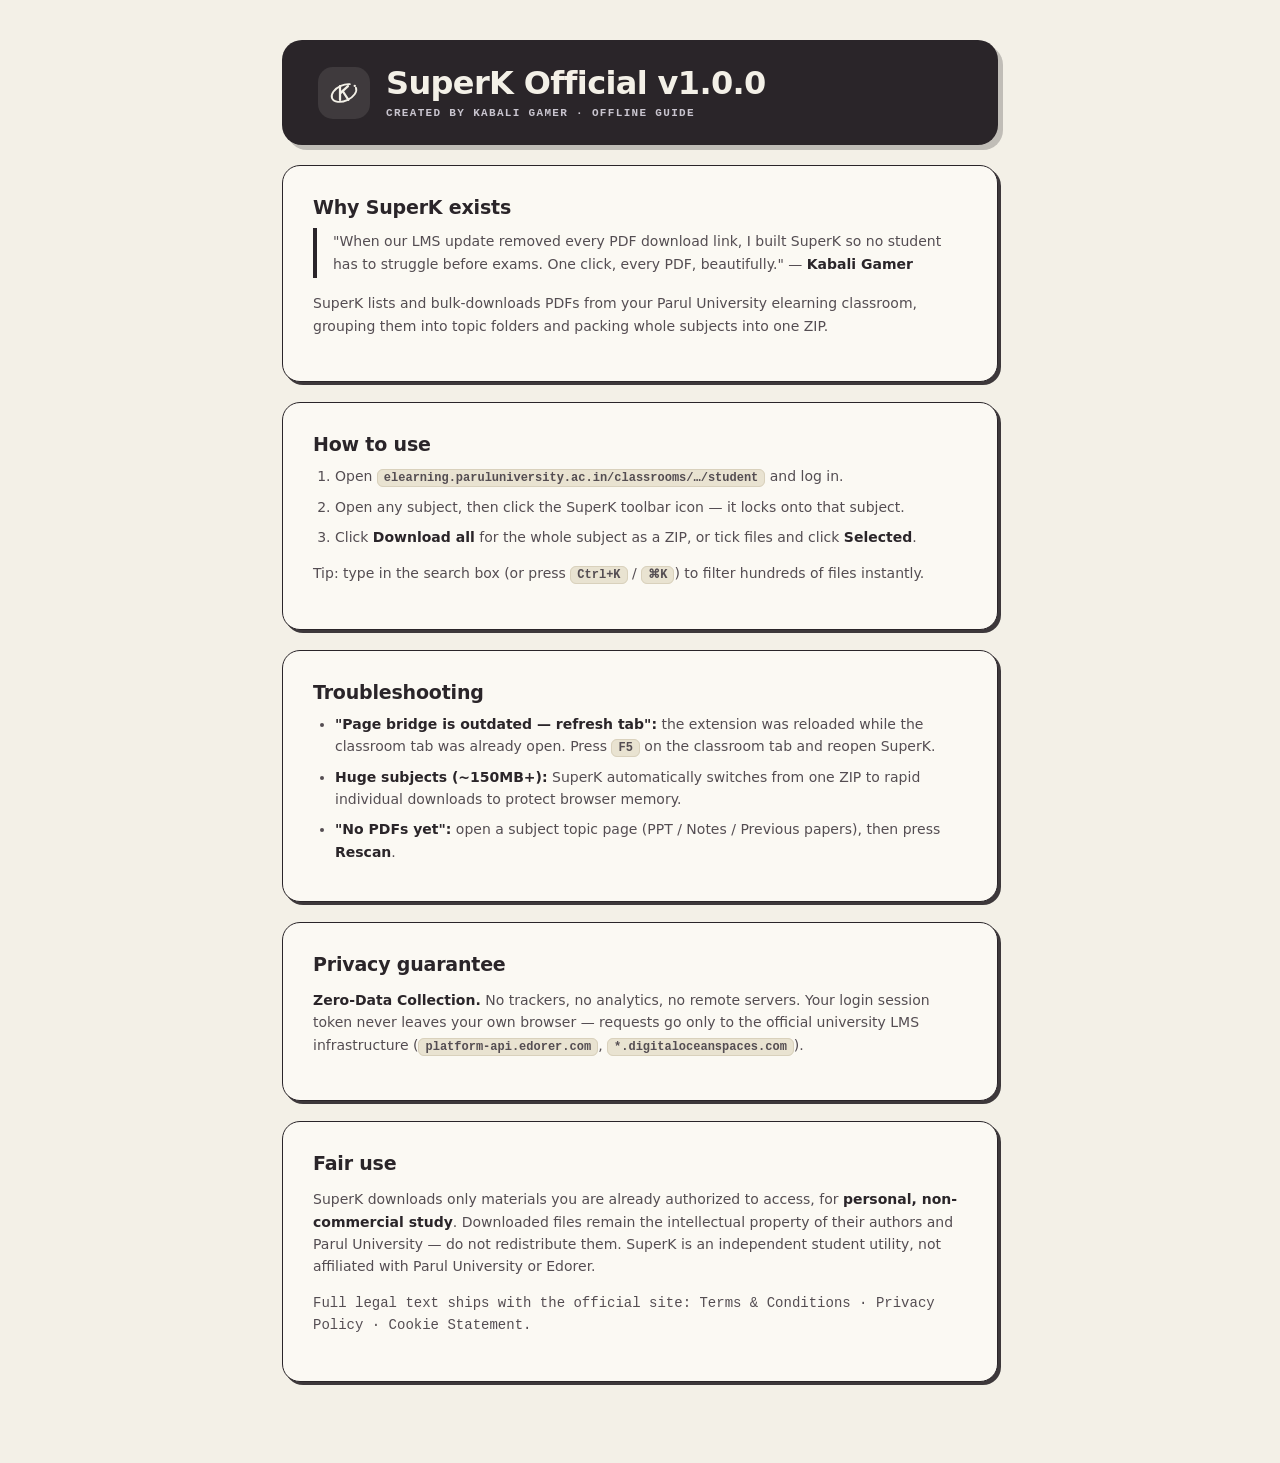
<file: extension/options.html>
<!doctype html>
<html lang="en">
<head>
<meta charset="utf-8" />
<meta name="viewport" content="width=device-width, initial-scale=1" />
<title>SuperK Official — Guide &amp; Options</title>
<style>
  :root{
    --paper:#F3F0E7; --card:#FBF9F3; --paper2:#E9E3D1; --line:#D9D1BC;
    --ink:#2A2529; --ink2:#544D52; --mut:#877D82; --acc-ink:#F3F0E7;
    --display:"Poppins","Avenir Next",system-ui,sans-serif;
    --body:"Montserrat",system-ui,-apple-system,"Segoe UI",sans-serif;
    --mono:"JetBrains Mono",ui-monospace,Consolas,monospace;
    --ease:cubic-bezier(.22,.8,.24,1);
  }
  *{box-sizing:border-box}
  body{margin:0;background:var(--paper);color:var(--ink);font:400 15px/1.6 var(--body);-webkit-font-smoothing:antialiased}
  .wrap{max-width:760px;margin:0 auto;padding:40px 22px 80px}
  .hero{display:flex;gap:16px;align-items:center;background:var(--ink);color:var(--acc-ink);
    border-radius:20px;padding:26px clamp(20px,4vw,36px);box-shadow:5px 5px 0 rgba(42,37,41,.25)}
  .mark{flex:none;width:52px;height:52px;border-radius:15px;display:grid;place-items:center;background:rgba(243,240,231,.1)}
  .hero h1{font:800 clamp(24px,3.4vw,32px)/1.1 var(--display);letter-spacing:-.02em;margin:0}
  .hero p{margin:6px 0 0;font:600 11px var(--mono);letter-spacing:.12em;text-transform:uppercase;color:#c9c5cf}
  .card{background:var(--card);border:1.5px solid var(--ink);border-radius:18px;
    box-shadow:3px 3px 0 rgba(42,37,41,.9);padding:clamp(20px,3.4vw,30px);margin-top:20px}
  .card h2{font:700 19px var(--display);margin:0 0 10px;letter-spacing:-.01em}
  .card p,.card li{font-size:14px;color:var(--ink2)}
  .card ol,.card ul{margin:0;padding-left:22px}
  .card li{margin-bottom:8px}
  .card code{font:600 12px var(--mono);background:var(--paper2);border:1px solid var(--line);border-radius:6px;padding:1px 6px;word-break:break-all}
  .card b{color:var(--ink)}
  .quote{border-left:4px solid var(--ink);padding:2px 0 2px 16px;margin:0 0 12px;font:500 14.5px/1.65 var(--body);color:var(--ink)}
  .fine{font:400 12px/1.6 var(--mono);color:var(--mut)}
</style>
</head>
<body>
<div class="wrap">
  <div class="hero">
    <span class="mark" aria-hidden="true">
      <svg viewBox="0 0 512 512" width="34" height="34"><g transform="rotate(-24 256 256)" fill="none" stroke="#F3F0E7" stroke-width="28" stroke-linecap="round"><ellipse cx="256" cy="256" rx="196" ry="118" stroke-dasharray="920 140" stroke-dashoffset="35"/></g><circle cx="418" cy="148" r="18" fill="#F3F0E7"/><g fill="none" stroke="#F3F0E7" stroke-width="34" stroke-linecap="round" stroke-linejoin="round"><line x1="196" y1="152" x2="196" y2="360"/><line x1="202" y1="258" x2="316" y2="152"/><line x1="236" y1="226" x2="322" y2="360"/></g></svg>
    </span>
    <div>
      <h1>SuperK Official v1.0.0</h1>
      <p>Created by Kabali Gamer · Offline guide</p>
    </div>
  </div>

  <div class="card">
    <h2>Why SuperK exists</h2>
    <p class="quote">"When our LMS update removed every PDF download link, I built SuperK so no student has to struggle before exams. One click, every PDF, beautifully." — <b>Kabali Gamer</b></p>
    <p>SuperK lists and bulk-downloads PDFs from your Parul University elearning classroom, grouping them into topic folders and packing whole subjects into one ZIP.</p>
  </div>

  <div class="card">
    <h2>How to use</h2>
    <ol>
      <li>Open <code>elearning.paruluniversity.ac.in/classrooms/…/student</code> and log in.</li>
      <li>Open any subject, then click the SuperK toolbar icon — it locks onto that subject.</li>
      <li>Click <b>Download all</b> for the whole subject as a ZIP, or tick files and click <b>Selected</b>.</li>
    </ol>
    <p>Tip: type in the search box (or press <code>Ctrl+K</code> / <code>⌘K</code>) to filter hundreds of files instantly.</p>
  </div>

  <div class="card">
    <h2>Troubleshooting</h2>
    <ul>
      <li><b>"Page bridge is outdated — refresh tab":</b> the extension was reloaded while the classroom tab was already open. Press <code>F5</code> on the classroom tab and reopen SuperK.</li>
      <li><b>Huge subjects (~150MB+):</b> SuperK automatically switches from one ZIP to rapid individual downloads to protect browser memory.</li>
      <li><b>"No PDFs yet":</b> open a subject topic page (PPT / Notes / Previous papers), then press <b>Rescan</b>.</li>
    </ul>
  </div>

  <div class="card">
    <h2>Privacy guarantee</h2>
    <p><b>Zero-Data Collection.</b> No trackers, no analytics, no remote servers. Your login session token never leaves your own browser — requests go only to the official university LMS infrastructure (<code>platform-api.edorer.com</code>, <code>*.digitaloceanspaces.com</code>).</p>
  </div>

  <div class="card">
    <h2>Fair use</h2>
    <p>SuperK downloads only materials you are already authorized to access, for <b>personal, non-commercial study</b>. Downloaded files remain the intellectual property of their authors and Parul University — do not redistribute them. SuperK is an independent student utility, not affiliated with Parul University or Edorer.</p>
    <p class="fine">Full legal text ships with the official site: Terms &amp; Conditions · Privacy Policy · Cookie Statement.</p>
  </div>
</div>
</body>
</html>
</file>
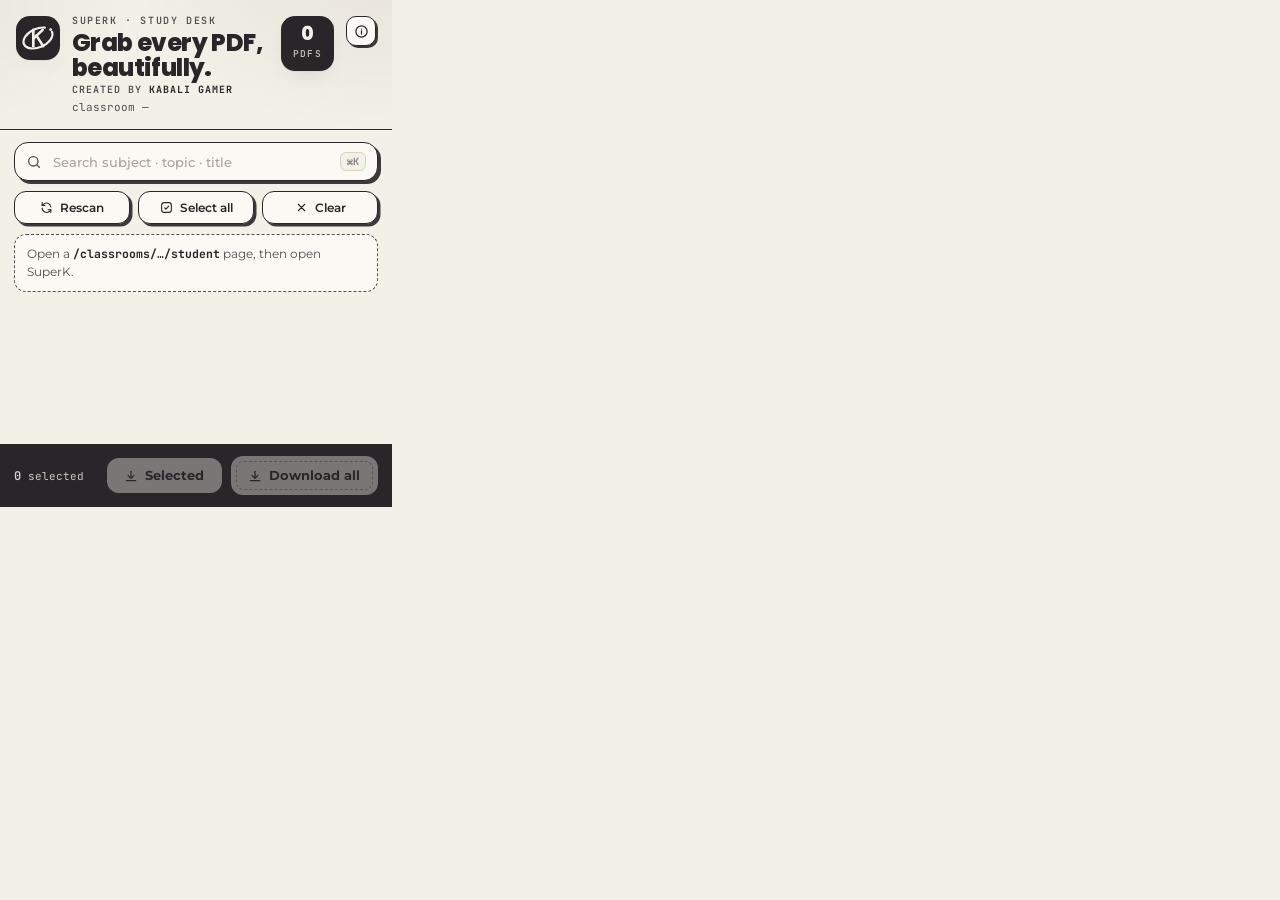
<file: extension/popup.html>
<!doctype html>
<html lang="en">
<head>
<meta charset="utf-8" />
<meta name="viewport" content="width=device-width, initial-scale=1" />
<title>SuperK</title>
<link rel="preconnect" href="https://fonts.googleapis.com" />
<link rel="preconnect" href="https://fonts.gstatic.com" crossorigin />
<link href="https://fonts.googleapis.com/css2?family=Poppins:wght@600;700;800&family=Montserrat:wght@400;500;600;700&family=JetBrains+Mono:wght@400;600&display=swap" rel="stylesheet" />
<link rel="stylesheet" href="popup.css" />
</head>
<body>
<div class="app">
  <header class="mast">
    <div class="mast-row">
      <span class="mark" aria-hidden="true">
                <svg viewBox="0 0 512 512" width="40" height="40"><g transform="rotate(-24 256 256)" fill="none" stroke="#F3F0E7" stroke-width="28" stroke-linecap="round"><ellipse cx="256" cy="256" rx="196" ry="118" stroke-dasharray="920 140" stroke-dashoffset="35"/></g><circle cx="418" cy="148" r="18" fill="#F3F0E7"/><g fill="none" stroke="#F3F0E7" stroke-width="34" stroke-linecap="round" stroke-linejoin="round"><line x1="196" y1="152" x2="196" y2="360"/><line x1="202" y1="258" x2="316" y2="152"/><line x1="236" y1="226" x2="322" y2="360"/></g></svg>
      </span>
      <div class="titles">
        <div class="eyebrow">SuperK · Study desk</div>
        <h1 class="title">Grab every PDF,<br />beautifully.</h1>
        <div class="author-tag">Created by <b>Kabali Gamer</b></div>
        <div class="sub" id="classLine">classroom —</div>
      </div>
      <div class="count" title="PDFs found"><span id="count">0</span><em>pdfs</em></div>
      <button id="openAbout" class="info-btn" title="About SuperK" aria-label="About SuperK">
        <svg viewBox="0 0 24 24" width="15" height="15" fill="none" stroke="currentColor" stroke-width="2" stroke-linecap="round"><circle cx="12" cy="12" r="9"/><path d="M12 11v5"/><path d="M12 8h.01"/></svg>
      </button>
    </div>
  </header>

  <div class="deck">
    <label class="search">
      <svg viewBox="0 0 24 24" width="16" height="16" fill="none" stroke="currentColor" stroke-width="2" stroke-linecap="round"><circle cx="11" cy="11" r="7"/><path d="m20 20-3.5-3.5"/></svg>
      <input id="q" type="search" placeholder="Search subject · topic · title" autocomplete="off" />
      <kbd>⌘K</kbd>
    </label>
    <div class="actions">
      <button id="rescan" class="chip" title="Re-scan this classroom page">
        <svg viewBox="0 0 24 24" width="13" height="13" fill="none" stroke="currentColor" stroke-width="2" stroke-linecap="round" stroke-linejoin="round"><path d="M20 11A8 8 0 0 0 6.3 6.3L4 8"/><path d="M4 3v5h5"/><path d="M4 13a8 8 0 0 0 13.7 5.7L20 16"/><path d="M20 21v-5h-5"/></svg>
        Rescan</button>
      <button id="selectAll" class="chip" title="Select every PDF in the list">
        <svg viewBox="0 0 24 24" width="13" height="13" fill="none" stroke="currentColor" stroke-width="2" stroke-linecap="round" stroke-linejoin="round"><rect x="3" y="3" width="18" height="18" rx="5"/><path d="m8.5 12.5 2.5 2.5 5-5.5"/></svg>
        Select all</button>
      <button id="clear" class="chip" title="Clear selection">
        <svg viewBox="0 0 24 24" width="13" height="13" fill="none" stroke="currentColor" stroke-width="2" stroke-linecap="round"><path d="M6 6l12 12M18 6 6 18"/></svg>
        Clear</button>
    </div>
    <div id="subjects" class="subjbar" aria-label="Subjects"></div>

    <div id="status" class="note" role="status">Open a <b>/classrooms/…/student</b> page, then open SuperK.</div>
    <div class="prog-row">
      <div id="progress" class="meter hidden" aria-hidden="true"><div id="bar"></div></div>
      <button id="cancelDownload" class="cancel-btn hidden" title="Cancel download" aria-label="Cancel download">✕ Cancel</button>
    </div>
    <div id="progressLabel" class="plabel hidden"></div>

    <main id="list" class="shelf" aria-live="polite"></main>
  </div>

  <footer class="bar">
    <div class="sel"><span id="selCount">0</span> selected</div>
    <button id="downloadSel" class="btn paper" disabled>
      <svg viewBox="0 0 24 24" width="14" height="14" fill="none" stroke="currentColor" stroke-width="2" stroke-linecap="round" stroke-linejoin="round"><path d="M12 4v11"/><path d="m7 11 5 5 5-5"/><path d="M4 20h16"/></svg>
      <span id="selBtnTxt">Selected</span></button>
    <button id="downloadAll" class="btn ink" disabled>
      <svg viewBox="0 0 24 24" width="14" height="14" fill="none" stroke="currentColor" stroke-width="2.2" stroke-linecap="round" stroke-linejoin="round"><path d="M12 4v11"/><path d="m7 11 5 5 5-5"/><path d="M4 20h16"/></svg>
      <span id="allBtnTxt">Download all</span></button>
  </footer>
</div>
<div id="aboutModal" class="modal hidden" role="dialog" aria-modal="true" aria-label="About SuperK">
  <div class="sheet">
    <div class="sheet-head">
      <span class="mark sm" aria-hidden="true">
        <svg viewBox="0 0 512 512" width="26" height="26"><g transform="rotate(-24 256 256)" fill="none" stroke="#F3F0E7" stroke-width="28" stroke-linecap="round"><ellipse cx="256" cy="256" rx="196" ry="118" stroke-dasharray="920 140" stroke-dashoffset="35"/></g><circle cx="418" cy="148" r="18" fill="#F3F0E7"/><g fill="none" stroke="#F3F0E7" stroke-width="34" stroke-linecap="round" stroke-linejoin="round"><line x1="196" y1="152" x2="196" y2="360"/><line x1="202" y1="258" x2="316" y2="152"/><line x1="236" y1="226" x2="322" y2="360"/></g></svg>
      </span>
      <div class="sheet-titles"><b>SuperK Official</b><span>v1.0.0 · Created by Kabali Gamer</span></div>
      <button id="closeAbout" class="x" aria-label="Close about">
        <svg viewBox="0 0 24 24" width="14" height="14" fill="none" stroke="currentColor" stroke-width="2" stroke-linecap="round"><path d="M6 6l12 12M18 6 6 18"/></svg>
      </button>
    </div>
    <p class="why">"When our LMS update removed every PDF download link, I built SuperK so no student has to struggle before exams. One click, every PDF, beautifully."</p>
    <ul class="sheet-list">
      <li>One-click subject ZIPs with topic folders</li>
      <li>Smart filename resolution + duplicate numbering</li>
      <li>100% private — zero telemetry, all client-side</li>
    </ul>
    <div class="sheet-actions">
      <button id="openGuide" class="btn ink">Open Full Official Web Guide</button>
      <button id="closeAbout2" class="btn paper">Close</button>
    </div>
    <button id="reportIssue" class="linklike">Report an issue →</button>
    <p class="fine">Independent student utility. Not affiliated with Parul University or Edorer.</p>
  </div>
</div>
<script src="popup.js"></script>
</body>
</html>
</file>
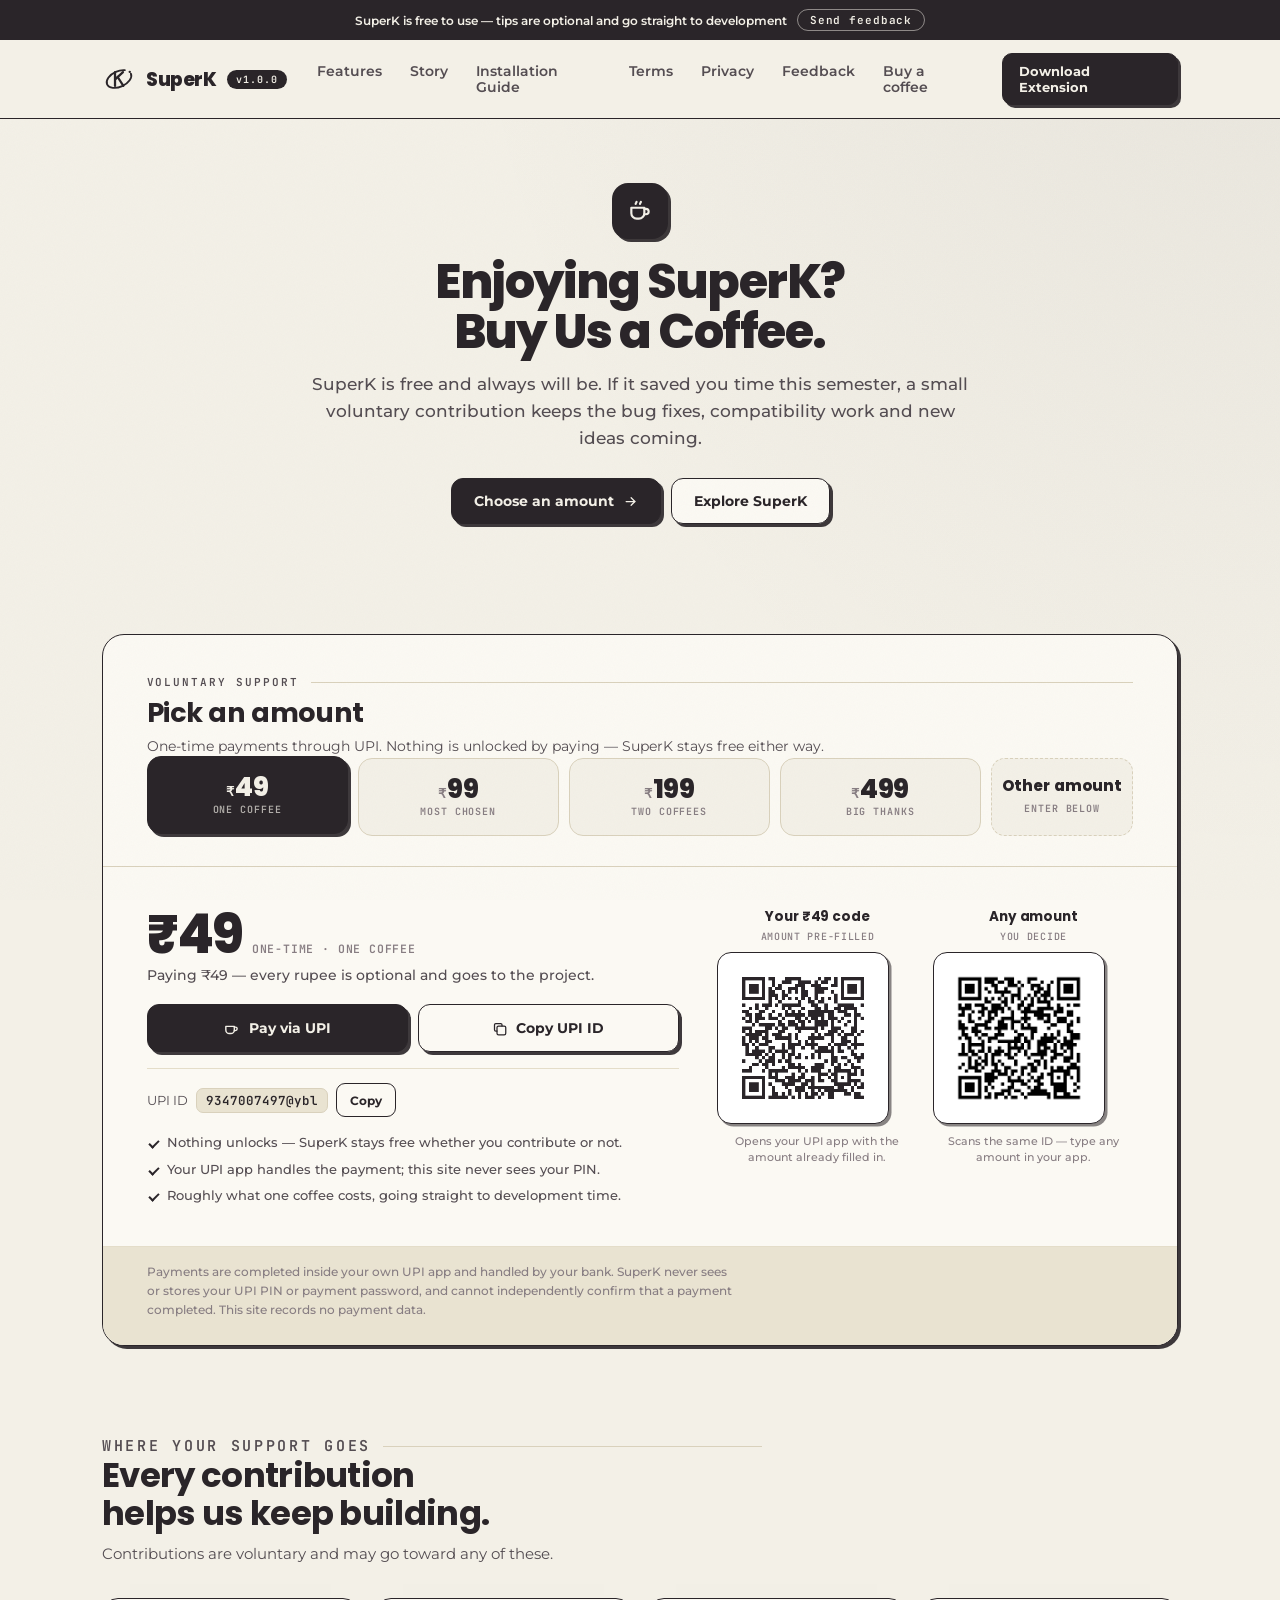
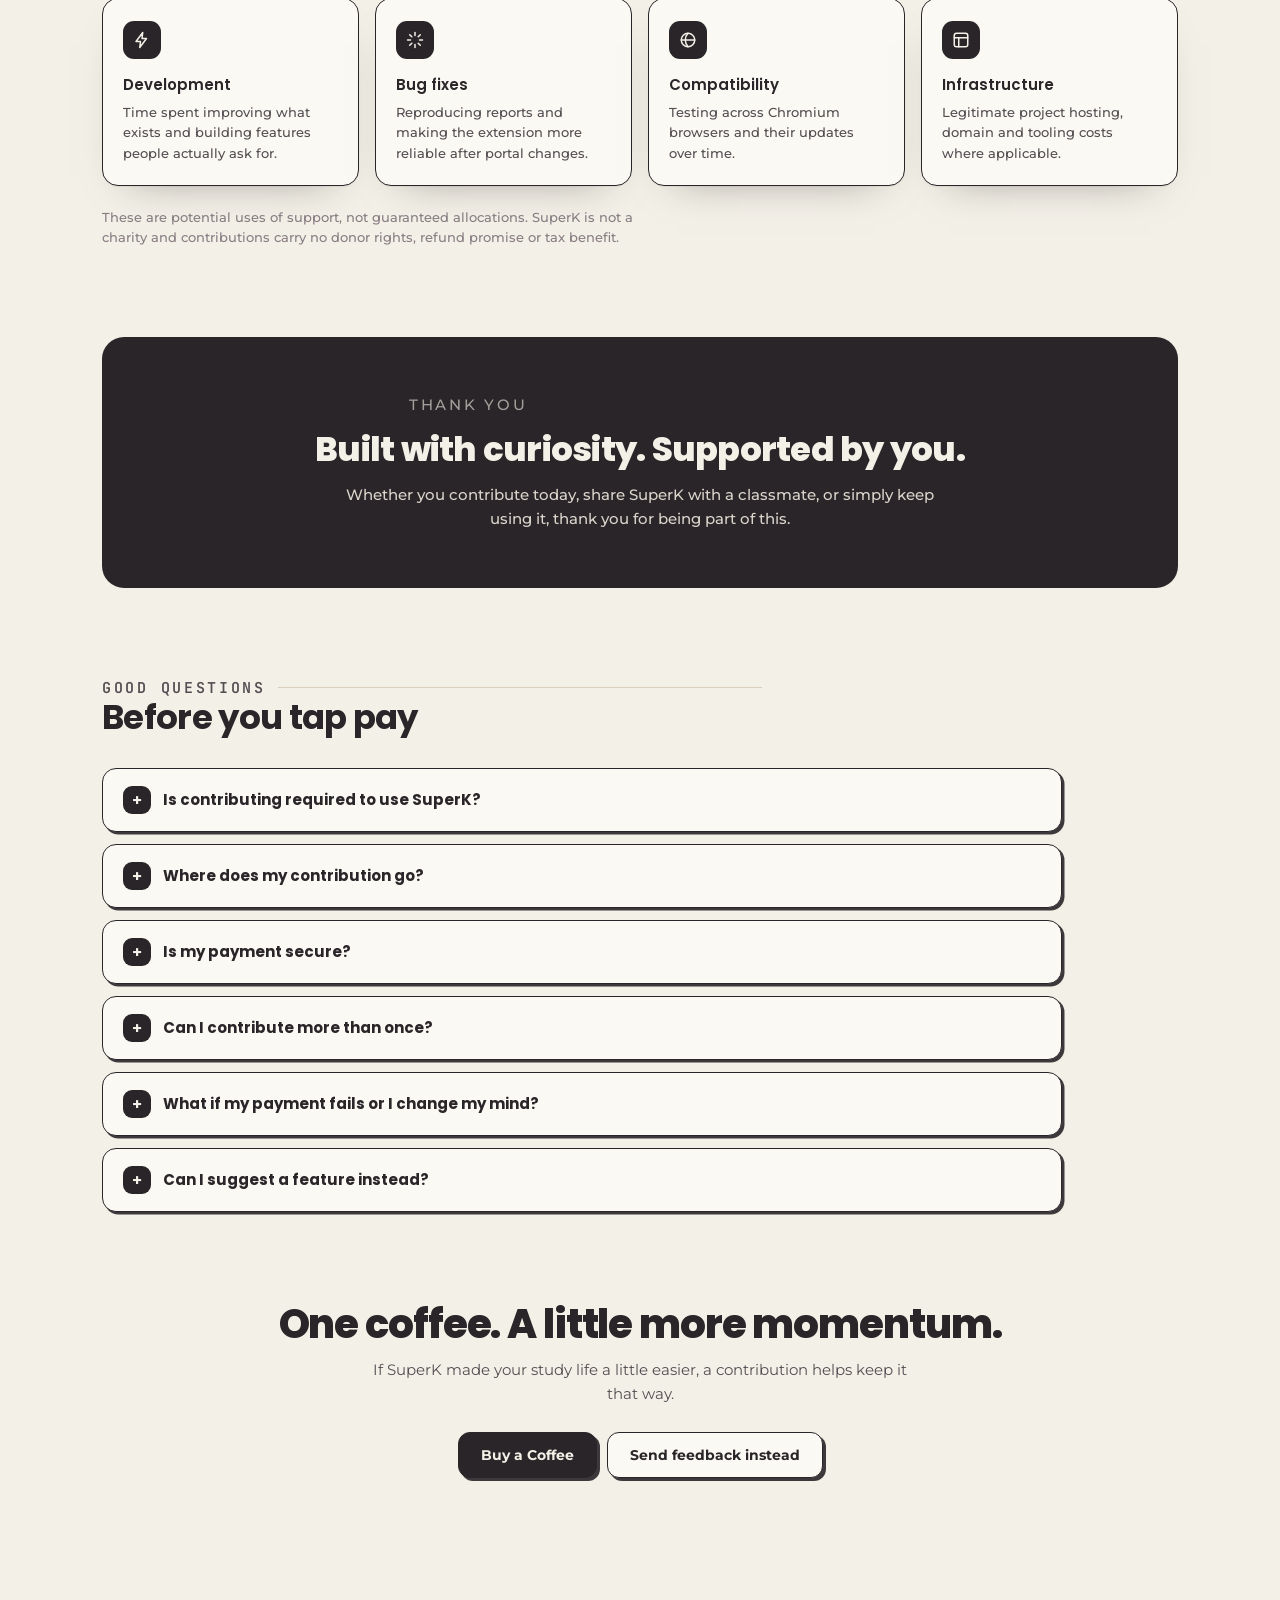
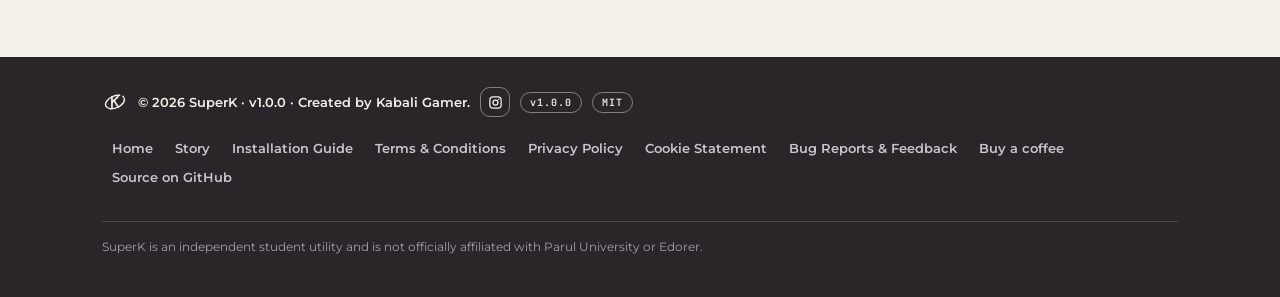
<file: official/coffee.html>
<!doctype html>
<html lang="en">
<head>
<meta charset="utf-8" />
<meta name="viewport" content="width=device-width, initial-scale=1" />
<title>Buy Us a Coffee — Support SuperK by Kabali Gamer</title>
<meta name="description" content="SuperK is free and open source. If it saved you time, buy us a coffee — voluntary, one-time UPI support that keeps development moving." />
<meta name="theme-color" content="#F3F0E7" />
<link rel="canonical" href="https://superk-official.web.app/coffee.html" />
<meta property="og:type" content="website" />
<meta property="og:site_name" content="SuperK" />
<meta property="og:title" content="Buy Us a Coffee — Support SuperK" />
<meta property="og:description" content="SuperK is free and open source. Voluntary UPI support that keeps development moving." />
<meta property="og:url" content="https://superk-official.web.app/coffee.html" />
<meta property="og:image" content="https://superk-official.web.app/assets/og-card.png" />
<meta property="og:image:width" content="1200" />
<meta property="og:image:height" content="630" />
<meta name="twitter:card" content="summary_large_image" />
<meta name="twitter:title" content="Buy Us a Coffee — Support SuperK" />
<meta name="twitter:description" content="SuperK is free and open source. Voluntary UPI support that keeps development moving." />
<meta name="twitter:image" content="https://superk-official.web.app/assets/og-card.png" />
<link rel="icon" href="assets/favicon.ico?v=2" />
<link rel="preconnect" href="https://fonts.googleapis.com" />
<link rel="preconnect" href="https://fonts.gstatic.com" crossorigin />
<link href="https://fonts.googleapis.com/css2?family=Poppins:wght@600;700;800&family=Montserrat:wght@400;500;600;700&family=JetBrains+Mono:wght@400;600&display=swap" rel="stylesheet" />
<link rel="stylesheet" href="tokens.css" />
<link rel="stylesheet" href="site.css?v=13" />
<noscript>
  <style>#qrTileLive{display:none}</style>
</noscript>
<script>(function () { var d = document.documentElement; if (!("IntersectionObserver" in window)) return; d.classList.add("js"); setTimeout(function () { if (!d.hasAttribute("data-reveal-ready")) d.classList.remove("js"); }, 2500); })();</script>
<script src="site.js?v=3" defer></script>
<script src="assets/qrcode.min.js?v=1.4.4" defer></script>
<style>
  .skip { position: fixed; left: 12px; top: -64px; z-index: 300; background: var(--ink); color: var(--acc-ink); padding: 12px 18px; border-radius: 11px; font: 700 13px var(--body); text-decoration: none; transition: top .15s var(--ease); }
  .skip:focus { top: 12px; }
  /* component rules below set display:grid/block, which outranks the UA [hidden]
     rule — so state toggles need this to actually take effect */
  [hidden] { display: none !important; }

  /* ---------- section rhythm: every band breathes on both sides ---------- */
  .band { padding: clamp(56px, 7vw, 96px) 0; }
  .band + .band { padding-top: 0; }
  .band-head { max-width: 44em; margin: 0 0 32px; }
  .band-head h2 { font: 700 clamp(26px, 3.4vw, 34px)/1.12 var(--display); letter-spacing: -.02em; margin: 0 0 10px; text-wrap: balance; }
  .band-head p { color: var(--ink2); margin: 0; font-size: 15px; text-wrap: pretty; }
  .band-head.center { margin-left: auto; margin-right: auto; text-align: center; }

  /* ---------- hero ---------- */
  .hero-coffee { padding: clamp(40px, 5vw, 72px) 0 clamp(8px, 2vw, 20px); text-align: center; }
  .cup-badge {
    display: inline-grid; place-items: center; width: 56px; height: 56px; border-radius: 16px;
    background: var(--ink); color: var(--acc-ink); box-shadow: var(--tactile); margin-bottom: 18px;
  }
  .hero-coffee h1 { font: 800 clamp(30px, 4.6vw, 48px)/1.04 var(--display); letter-spacing: -.03em; margin: 0 0 14px; text-wrap: balance; }
  .hero-coffee .lede { font: 500 clamp(14px, 1.6vw, 16.5px)/1.65 var(--body); color: var(--ink2); max-width: 40em; margin: 0 auto 26px; text-wrap: pretty; }
  .hero-coffee .ctas { display: flex; gap: 10px; flex-wrap: wrap; justify-content: center; }

  /* ---------- the one contribution unit ---------- */
  .give {
    background: var(--card); border: 1.5px solid var(--ink); border-radius: 22px;
    box-shadow: var(--tactile); overflow: hidden;
  }
  .give-top { padding: clamp(24px, 3.4vw, 40px) clamp(22px, 3.4vw, 44px) clamp(20px, 2.6vw, 30px); border-bottom: 1.5px solid var(--line); }
  .give-top .eyebrow { margin: 0 0 8px; }
  .give-top h2 { font: 700 clamp(21px, 2.4vw, 27px)/1.2 var(--display); letter-spacing: -.015em; margin: 0 0 6px; }
  .give-top .sub { color: var(--ink2); margin: 0; font-size: 14px; text-wrap: pretty; }

  /* amount chips */
  .amount-grid { display: grid; grid-template-columns: repeat(4, 1fr) auto; gap: 10px; margin: 0; }
  .amount-card {
    position: relative; display: grid; place-items: center; gap: 2px;
    background: var(--paper); border: 1.5px solid var(--line); border-radius: 14px;
    padding: 16px 10px; cursor: pointer; text-align: center; min-height: 78px;
    transition: background var(--t-fast) var(--ease), border-color var(--t-fast) var(--ease),
                color var(--t-fast) var(--ease), transform var(--t-fast) var(--ease),
                box-shadow var(--t-fast) var(--ease);
  }
  .amount-card:hover { border-color: var(--ink); transform: translateY(-2px); box-shadow: 0 6px 14px -10px rgba(42,37,41,.8); }
  .amount-card:focus-within { outline: 2.5px solid var(--ink); outline-offset: 3px; }
  .amount-card input[type="radio"] { position: absolute; inset: 0; opacity: 0; cursor: pointer; margin: 0; }
  .amount-card .amount-value { font: 800 27px/1 var(--display); letter-spacing: -.02em; color: var(--ink); transition: color var(--t-fast) var(--ease); }
  .amount-card .amount-label { font: 600 10px var(--mono); letter-spacing: .09em; text-transform: uppercase; color: var(--mut); transition: color var(--t-fast) var(--ease); }
  .amount-card .amount-cur { font: 700 13px var(--mono); color: var(--mut); margin-right: 1px; transition: color var(--t-fast) var(--ease); }
  .amount-card .amount-val-wrap { display: flex; align-items: baseline; }
  .amount-card.is-selected { background: var(--ink); border-color: var(--ink); box-shadow: var(--tactile); transform: translateY(-2px); }
  .amount-card.is-selected .amount-value,
  .amount-card.is-selected .amount-cur,
  .amount-card.is-selected .amount-label { color: var(--acc-ink); }
  .amount-card.is-selected .amount-label { opacity: .68; }
  .amount-card--custom { min-width: 96px; border-style: dashed; }
  .amount-card--custom .amount-value { font-size: 15px; letter-spacing: .01em; }

  /* custom input row */
  .custom-row {
    display: grid; grid-template-columns: auto 1fr; gap: 12px; align-items: center;
    margin-top: 14px; padding: 14px 16px; background: var(--paper2);
    border: 1.5px dashed var(--line); border-radius: 14px;
  }
  .custom-row[hidden] { display: none; }
  .custom-row label { font: 700 13px var(--body); color: var(--ink); white-space: nowrap; }
  .custom-field { display: flex; align-items: center; gap: 8px; }
  .custom-field .cur { font: 700 17px var(--display); color: var(--ink2); }
  .custom-field input {
    font: 700 17px var(--display); width: 100%; min-width: 0; padding: 8px 12px;
    border: 1.5px solid var(--ink); border-radius: 10px; background: var(--card); color: var(--ink);
  }
  .custom-field input:focus { outline: none; box-shadow: 2.5px 2.5px 0 rgba(42,37,41,.9); }
  .amount-error { grid-column: 1 / -1; font: 600 12.5px var(--body); color: #8f1d1d; min-height: 16px; }

  /* payment row: actions left, two QR paths right */
  .give-body { display: grid; grid-template-columns: minmax(0, 1fr) auto; gap: clamp(22px, 3vw, 40px); padding: clamp(22px, 3.4vw, 40px) clamp(22px, 3.4vw, 44px); align-items: start; }
  .amount-display { display: flex; align-items: baseline; gap: 10px; flex-wrap: wrap; margin-bottom: 4px; }
  .amount-display .amt { font: 800 clamp(38px, 5vw, 54px)/1 var(--display); letter-spacing: -.035em; color: var(--ink); }
  .amount-display .note { font: 600 11.5px var(--mono); letter-spacing: .07em; text-transform: uppercase; color: var(--mut); }
  .amount-sub { font: 500 13.5px/1.6 var(--body); color: var(--ink2); margin: 0 0 18px; }
  .pay-actions { display: flex; gap: 10px; flex-wrap: wrap; margin-bottom: 16px; }
  .pay-actions .btn { min-height: 48px; flex: 1 1 165px; justify-content: center; }
  .upi-line { display: flex; align-items: center; gap: 8px; flex-wrap: wrap; padding-top: 14px; border-top: 1px solid var(--line-soft); font-size: 13px; color: var(--ink2); }
  .upi-line code { font: 600 12.5px var(--mono); background: var(--paper2); border: 1px solid var(--line); border-radius: 7px; padding: 3px 9px; color: var(--ink); }
  .copy-upi { display: inline-flex; align-items: center; gap: 6px; border: 1.5px solid var(--ink); background: var(--card); color: var(--ink); border-radius: 9px; padding: 7px 13px; font: 700 12px var(--body); cursor: pointer; transition: background var(--t-fast) var(--ease), color var(--t-fast) var(--ease); min-height: 34px; }
  .copy-upi:hover { background: var(--paper2); }
  .copy-upi.is-done { background: var(--ink); color: var(--acc-ink); }
  .reassure { list-style: none; margin: 16px 0 0; padding: 0; display: grid; gap: 7px; }
  .reassure li { position: relative; padding-left: 20px; font: 500 12.5px/1.55 var(--body); color: var(--ink2); }
  .reassure li::before {
    content: ""; position: absolute; left: 2px; top: 7px; width: 8px; height: 4px;
    border-left: 2px solid var(--ink); border-bottom: 2px solid var(--ink);
    transform: rotate(-45deg);
  }

  /* two honest QR paths, side by side. --qr-size drives both the live canvas and
     the static code, so breakpoints resize the QR without fighting inline styles */
  .give { --qr-size: 148px; --qr-pad: 12px; }
  .qr-pair { display: grid; grid-template-columns: repeat(2, auto); gap: 16px; }
  .qr-tile { margin: 0; text-align: center; }
  .qr-tile-head { margin-bottom: 9px; }
  .qr-tile-title { display: block; font: 700 13.5px var(--display); color: var(--ink); letter-spacing: -.01em; }
  .qr-tile-sub { display: block; font: 500 10px var(--mono); letter-spacing: .07em; text-transform: uppercase; color: var(--mut); margin-top: 3px; }
  .qr-frame {
    display: grid; place-items: center;
    width: calc(var(--qr-size) + var(--qr-pad) * 2);
    height: calc(var(--qr-size) + var(--qr-pad) * 2);
    background: #fff; border: 1.5px solid var(--ink); border-radius: 14px;
    box-shadow: 2.5px 2.5px 0 rgba(42,37,41,.55);
  }
  .qr-frame canvas, .qr-frame img { display: block; width: var(--qr-size); height: var(--qr-size); }
  .qr-empty { padding: 0 16px; font: 500 11.5px/1.5 var(--body); color: var(--mut); text-align: center; text-wrap: pretty; }
  .qr-tile-note { font: 500 11px/1.5 var(--body); color: var(--mut); margin: 9px auto 0; max-width: 200px; text-wrap: pretty; }

  .give-foot { padding: 16px clamp(22px, 3.4vw, 44px) clamp(20px, 2.6vw, 26px); background: var(--paper2); border-top: 1px solid var(--line-soft); }
  .give-foot p { font: 500 11.5px/1.65 var(--body); color: var(--mut); margin: 0; max-width: 74ch; text-wrap: pretty; }

  /* ---------- benefits ---------- */
  .benefit-grid { display: grid; grid-template-columns: repeat(4, 1fr); gap: 16px; }
  .benefit { background: var(--card); border: 1.5px solid var(--ink); border-radius: 16px; padding: 22px 20px; box-shadow: var(--soft-shadow); }
  .benefit .ic { width: 38px; height: 38px; border-radius: 11px; background: var(--ink); color: var(--acc-ink); display: grid; place-items: center; margin-bottom: 14px; }
  .benefit h3 { font: 600 15px var(--display); margin: 0 0 6px; }
  .benefit p { font: 500 13px/1.55 var(--body); color: var(--ink2); margin: 0; }
  .band-foot { font: 500 12.5px/1.6 var(--body); color: var(--mut); margin: 22px 0 0; max-width: 62ch; }

  /* ---------- thanks ---------- */
  .thanks-panel { background: var(--ink); color: var(--acc-ink); border-radius: 22px; padding: clamp(32px, 5vw, 56px) clamp(24px, 4vw, 60px); text-align: center; }
  .thanks-panel .eyebrow { color: var(--acc-ink); opacity: .6; margin: 0 0 12px; }
  .thanks-panel h2 { font: 800 clamp(23px, 3vw, 34px)/1.14 var(--display); letter-spacing: -.022em; margin: 0 0 14px; text-wrap: balance; }
  .thanks-panel p { font: 500 15px/1.65 var(--body); color: #d9d5cb; margin: 0 auto; max-width: 42em; text-wrap: pretty; }

  /* ---------- faq ---------- */
  /* uses the site's own .faq system from site.css (card + +/- badge + smooth open) */
  .faq { max-width: 64em; }

  /* ---------- final cta ---------- */
  .final-cta { text-align: center; }
  .final-cta h2 { font: 800 clamp(26px, 3.6vw, 40px)/1.1 var(--display); letter-spacing: -.028em; margin: 0 0 12px; text-wrap: balance; }
  .final-cta p { color: var(--ink2); margin: 0 auto 26px; max-width: 40em; text-wrap: pretty; }
  .final-cta .ctas { display: flex; gap: 10px; flex-wrap: wrap; justify-content: center; }

  @media (max-width: 1080px) {
    .give-body { grid-template-columns: 1fr; }
    .qr-pair { justify-content: start; }
    .benefit-grid { grid-template-columns: repeat(2, 1fr); }
  }
  @media (max-width: 1000px) {
    .amount-grid { grid-template-columns: repeat(2, 1fr); }
    .amount-card--custom { grid-column: 1 / -1; min-width: 0; }
  }
  @media (max-width: 640px) {
    .band { padding: clamp(40px, 9vw, 60px) 0; }
    .hero-coffee { padding-top: 28px; }
    .hero-coffee .ctas { flex-direction: column; align-items: stretch; }
    .hero-coffee .ctas .btn { width: 100%; justify-content: center; }

    /* the QR is the main mobile action - give it room to breathe */
    .give { --qr-size: min(74vw, 208px); --qr-pad: 14px; }

    /* compact the payment row: side by side, shorter, primary kept slightly wider */
    .pay-actions { flex-direction: row; gap: 8px; }
    .pay-actions .btn {
      flex: 1 1 0; width: auto; min-width: 0; min-height: 44px;
      padding: 10px 10px; font-size: 12.5px; gap: 6px; border-radius: 11px;
    }
    .pay-actions .btn:first-child { flex: 1.18 1 0; }

    .custom-row { grid-template-columns: 1fr; gap: 8px; }
    .benefit-grid { grid-template-columns: 1fr; }
    .amount-card { min-height: 70px; }
    .amount-card .amount-value { font-size: 24px; }
    .qr-pair { grid-template-columns: 1fr; justify-items: center; gap: 28px; }
    .qr-tile { width: 100%; }
    .qr-tile-note { max-width: 260px; }
  }

  /* very narrow phones: keep both labels on one line so the row stays compact */
  @media (max-width: 400px) {
    .pay-actions { gap: 7px; }
    .pay-actions .btn { font-size: 11.5px; padding: 9px 7px; gap: 5px; white-space: nowrap; }
    .pay-actions .btn svg { width: 15px; height: 15px; }
  }
  @media (prefers-reduced-motion: reduce) {
    .amount-card, .amount-card .amount-value, .amount-card .amount-cur, .amount-card .amount-label, .faq summary::after { transition: none; }
    .amount-card:hover, .amount-card.is-selected { transform: none; }
  }
</style>
</head>
<body>
<a class="skip" href="#main">Skip to content</a>
<div class="grain" aria-hidden="true"></div>
<div class="announce"><div class="wrap"><span>SuperK is free to use — tips are optional and go straight to development</span><a href="feedback.html">Send feedback</a></div></div>
<nav class="nav" aria-label="Primary">
  <div class="wrap nav-row">
    <a class="brand" href="index.html"><img src="assets/logo.svg" alt="SuperK logo" /><b>SuperK</b><span class="ver">v1.0.0</span></a>
    <div class="links" id="navLinks">
      <a href="index.html#features">Features</a>
      <a href="story.html">Story</a>
      <a href="installation.html">Installation Guide</a>
      <a href="terms.html">Terms</a>
      <a href="privacy.html">Privacy</a>
      <a href="feedback.html">Feedback</a>
      <a href="coffee.html">Buy a coffee</a>
      <a class="nav-dl" href="releases/superk-1.0.0.zip">Download</a>
    </div>
    <button class="menu-btn" id="menuBtn" aria-label="Open menu" aria-expanded="false" aria-controls="navLinks"><svg viewBox="0 0 24 24" width="20" height="20" fill="none" stroke="currentColor" stroke-width="2.2" stroke-linecap="round"><path d="M4 7h16" /><path d="M4 12h16" /><path d="M4 17h16" /></svg></button>
    <a class="btn btn-ink btn-sm" href="releases/superk-1.0.0.zip">Download Extension</a>
  </div>
</nav>

<main class="wrap" id="main">

  <section class="hero-coffee reveal">
    <span class="cup-badge" aria-hidden="true">
      <svg viewBox="0 0 24 24" width="26" height="26" fill="none" stroke="currentColor" stroke-width="2" stroke-linecap="round" stroke-linejoin="round"><path d="M4 9h12v5a5 5 0 0 1-5 5H9a5 5 0 0 1-5-5V9z" /><path d="M16 10h1.5a2.5 2.5 0 0 1 0 5H16" /><path d="M8 5.5c0-1 .8-1 .8-2" /><path d="M12 5.5c0-1 .8-1 .8-2" /></svg>
    </span>
    <h1>Enjoying SuperK?<br />Buy Us a Coffee.</h1>
    <p class="lede">SuperK is free and always will be. If it saved you time this semester, a small voluntary contribution keeps the bug fixes, compatibility work and new ideas coming.</p>
    <div class="ctas">
      <a class="btn btn-ink" href="#give">Choose an amount
        <svg viewBox="0 0 24 24" width="15" height="15" fill="none" stroke="currentColor" stroke-width="2" stroke-linecap="round" stroke-linejoin="round" aria-hidden="true"><path d="M5 12h14" /><path d="m13 6 6 6-6 6" /></svg></a>
      <a class="btn btn-paper" href="index.html">Explore SuperK</a>
    </div>
  </section>

  <section class="band" id="give" aria-label="Make a contribution">
    <div class="give reveal">
      <div class="give-top">
        <p class="eyebrow rule">Voluntary support</p>
        <h2>Pick an amount</h2>
        <p class="sub">One-time payments through UPI. Nothing is unlocked by paying — SuperK stays free either way.</p>

        <div class="amount-grid" role="radiogroup" aria-label="Contribution amount">
          <label class="amount-card" data-amount="49">
            <input type="radio" name="amount" value="49" checked />
            <span class="amount-val-wrap"><span class="amount-cur">₹</span><span class="amount-value">49</span></span>
            <span class="amount-label">One coffee</span>
          </label>
          <label class="amount-card" data-amount="99">
            <input type="radio" name="amount" value="99" />
            <span class="amount-val-wrap"><span class="amount-cur">₹</span><span class="amount-value">99</span></span>
            <span class="amount-label">Most chosen</span>
          </label>
          <label class="amount-card" data-amount="199">
            <input type="radio" name="amount" value="199" />
            <span class="amount-val-wrap"><span class="amount-cur">₹</span><span class="amount-value">199</span></span>
            <span class="amount-label">Two coffees</span>
          </label>
          <label class="amount-card" data-amount="499">
            <input type="radio" name="amount" value="499" />
            <span class="amount-val-wrap"><span class="amount-cur">₹</span><span class="amount-value">499</span></span>
            <span class="amount-label">Big thanks</span>
          </label>
          <label class="amount-card amount-card--custom" data-amount="custom">
            <input type="radio" name="amount" value="custom" />
            <span class="amount-value">Other amount</span>
            <span class="amount-label">Enter below</span>
          </label>
        </div>

        <div class="custom-row" id="customWrap" hidden>
          <label for="customAmount">Your amount</label>
          <div class="custom-field">
            <span class="cur" aria-hidden="true">₹</span>
            <input type="number" id="customAmount" min="1" max="100000" step="1" placeholder="e.g. 250" inputmode="numeric" aria-describedby="amountErr" />
          </div>
          <p class="amount-error" id="amountErr" aria-live="polite"></p>
        </div>
      </div>

      <div class="give-body">
        <div class="pay-col">
          <div class="amount-display">
            <span class="amt" id="selectedAmt">₹49</span>
            <span class="note" id="selectedNote">One-time</span>
          </div>
          <p class="amount-sub">Paying <span id="selectedWords">₹49</span> — every rupee is optional and goes to the project.</p>

          <div class="pay-actions">
            <a class="btn btn-ink" id="payBtn" href="upi://pay?pa=9347007497%40ybl&amp;pn=Kabali%20Gamer&amp;am=49&amp;cu=INR&amp;tn=SuperK%20support">
              <svg viewBox="0 0 24 24" width="17" height="17" fill="none" stroke="currentColor" stroke-width="2" stroke-linecap="round" stroke-linejoin="round" aria-hidden="true"><path d="M4 9h12v5a5 5 0 0 1-5 5H9a5 5 0 0 1-5-5V9z" /><path d="M16 10h1.5a2.5 2.5 0 0 1 0 5H16" /></svg>
              Pay via UPI
            </a>
            <button class="btn btn-paper" type="button" id="copyUpi">
              <svg viewBox="0 0 24 24" width="15" height="15" fill="none" stroke="currentColor" stroke-width="2" stroke-linecap="round" stroke-linejoin="round" aria-hidden="true"><rect x="8" y="8" width="14" height="14" rx="2.5" /><path d="M16 8V6a2 2 0 0 0-2-2H6a2 2 0 0 0-2 2v8a2 2 0 0 0 2 2h2" /></svg>
              <span id="copyUpiLabel">Copy UPI ID</span>
            </button>
          </div>

          <div class="upi-line">
            <span>UPI ID</span>
            <code>9347007497@ybl</code>
            <button class="copy-upi" type="button" id="copyUpi2"><span id="copyUpi2Label">Copy</span></button>
          </div>

          <ul class="reassure">
            <li>Nothing unlocks — SuperK stays free whether you contribute or not.</li>
            <li>Your UPI app handles the payment; this site never sees your PIN.</li>
            <li>Roughly what one coffee costs, going straight to development time.</li>
          </ul>
        </div>

        <div class="qr-pair">
          <figure class="qr-tile" id="qrTileLive">
            <figcaption class="qr-tile-head">
              <span class="qr-tile-title" id="qrAmount">Your ₹49 code</span>
              <span class="qr-tile-sub">Amount pre-filled</span>
            </figcaption>
            <span class="qr-frame">
              <canvas id="qrCanvas" width="312" height="312" role="img" aria-labelledby="qrAlt"></canvas>
              <span id="qrAlt" hidden>QR code that opens a UPI payment for the amount selected above. The same payment is available from the Pay via UPI button.</span>
              <span class="qr-empty" id="qrEmpty" hidden>Pick an amount above to generate your code.</span>
            </span>
            <p class="qr-tile-note">Opens your UPI app with the amount already filled in.</p>
          </figure>
          <figure class="qr-tile">
            <figcaption class="qr-tile-head">
              <span class="qr-tile-title">Any amount</span>
              <span class="qr-tile-sub">You decide</span>
            </figcaption>
            <span class="qr-frame">
              <img src="assets/upi-qr.png" alt="Static UPI QR code. Scan with any UPI app, then enter the amount you want to pay before confirming." width="148" height="148" />
            </span>
            <p class="qr-tile-note">Scans the same ID — type any amount in your app.</p>
          </figure>
        </div>
      </div>

      <div class="give-foot">
        <p>Payments are completed inside your own UPI app and handled by your bank. SuperK never sees or stores your UPI PIN or payment password, and cannot independently confirm that a payment completed. This site records no payment data.</p>
      </div>
    </div>
  </section>

  <section class="band" aria-label="Where your support goes">
    <div class="band-head reveal">
      <p class="eyebrow rule">Where your support goes</p>
      <h2>Every contribution helps us keep building.</h2>
      <p>Contributions are voluntary and may go toward any of these.</p>
    </div>
    <div class="benefit-grid stagger">
      <article class="benefit reveal">
        <span class="ic" aria-hidden="true"><svg viewBox="0 0 24 24" width="18" height="18" fill="none" stroke="currentColor" stroke-width="2" stroke-linecap="round" stroke-linejoin="round"><path d="M13 2 4 14h6l-1 8 9-12h-6l1-8z" /></svg></span>
        <h3>Development</h3>
        <p>Time spent improving what exists and building features people actually ask for.</p>
      </article>
      <article class="benefit reveal">
        <span class="ic" aria-hidden="true"><svg viewBox="0 0 24 24" width="18" height="18" fill="none" stroke="currentColor" stroke-width="2" stroke-linecap="round" stroke-linejoin="round"><path d="M12 2v4" /><path d="m4.93 4.93 2.83 2.83" /><path d="M2 12h4" /><path d="m4.93 19.07 2.83-2.83" /><path d="M12 18v4" /><path d="m19.07 19.07-2.83-2.83" /><path d="M22 12h-4" /><path d="m19.07 4.93-2.83 2.83" /></svg></span>
        <h3>Bug fixes</h3>
        <p>Reproducing reports and making the extension more reliable after portal changes.</p>
      </article>
      <article class="benefit reveal">
        <span class="ic" aria-hidden="true"><svg viewBox="0 0 24 24" width="18" height="18" fill="none" stroke="currentColor" stroke-width="2" stroke-linecap="round" stroke-linejoin="round"><circle cx="12" cy="12" r="9" /><path d="M12 3a13 13 0 0 0 0 18" /><path d="M3 12h18" /></svg></span>
        <h3>Compatibility</h3>
        <p>Testing across Chromium browsers and their updates over time.</p>
      </article>
      <article class="benefit reveal">
        <span class="ic" aria-hidden="true"><svg viewBox="0 0 24 24" width="18" height="18" fill="none" stroke="currentColor" stroke-width="2" stroke-linecap="round" stroke-linejoin="round"><rect x="3" y="3" width="18" height="18" rx="3" /><path d="M3 9h18" /><path d="M9 21V9" /></svg></span>
        <h3>Infrastructure</h3>
        <p>Legitimate project hosting, domain and tooling costs where applicable.</p>
      </article>
    </div>
    <p class="band-foot">These are potential uses of support, not guaranteed allocations. SuperK is not a charity and contributions carry no donor rights, refund promise or tax benefit.</p>
  </section>

  <section class="band" aria-label="Thank you">
    <div class="thanks-panel reveal">
      <p class="eyebrow">Thank you</p>
      <h2>Built with curiosity. Supported by you.</h2>
      <p>Whether you contribute today, share SuperK with a classmate, or simply keep using it, thank you for being part of this.</p>
    </div>
  </section>

  <section class="band" id="faq" aria-label="Questions">
    <div class="band-head reveal">
      <p class="eyebrow rule">Good questions</p>
      <h2>Before you tap pay</h2>
    </div>
    <div class="faq reveal">
      <details><summary>Is contributing required to use SuperK?</summary><p>No. Contributions are entirely optional and every SuperK feature stays available under the project's normal terms. Nothing is gated behind payment.</p></details>
      <details><summary>Where does my contribution go?</summary><p>It may go toward development, bug fixes, browser compatibility, or legitimate project costs. These are potential uses, not a fixed allocation, and no donor receives anything in return.</p></details>
      <details><summary>Is my payment secure?</summary><p>Payment happens entirely inside your own UPI app with your bank — SuperK's website never handles your UPI PIN, payment password or card details. This site stores no payment records and cannot confirm that a payment completed.</p></details>
      <details><summary>Can I contribute more than once?</summary><p>Yes. Each payment is a separate one-time transaction handled by your UPI app. Contribute as often as you'd like.</p></details>
      <details><summary>What if my payment fails or I change my mind?</summary><p>If the payment fails, retry through your UPI app. If you paid by mistake, contact <a href="mailto:kabaligamer.dev@proton.me">kabaligamer.dev@proton.me</a> and we will help. Terms §17 applies to all contributions.</p></details>
      <details><summary>Can I suggest a feature instead?</summary><p>Absolutely — that costs nothing. The <a href="feedback.html">feedback page</a> is where ideas and bug reports go, and they are read either way.</p></details>
    </div>
  </section>

  <section class="band" aria-label="Final call to action">
    <div class="final-cta reveal">
      <h2>One coffee. A little more momentum.</h2>
      <p>If SuperK made your study life a little easier, a contribution helps keep it that way.</p>
      <div class="ctas">
        <a class="btn btn-ink" href="#give">Buy a Coffee</a>
        <a class="btn btn-paper" href="feedback.html">Send feedback instead</a>
      </div>
    </div>
  </section>

</main>

<footer class="foot">
  <div class="wrap foot-row">
    <div class="foot-brand"><img src="assets/logo-white.svg" alt="SuperK logo" /><span>© 2026 SuperK · v1.0.0 · Created by Kabali Gamer.</span><a class="ig" href="https://www.instagram.com/kabali.gamer/" target="_blank" rel="noopener" aria-label="SuperK on Instagram"><svg viewBox="0 0 24 24" width="15" height="15" fill="none" stroke="currentColor" stroke-width="2" stroke-linecap="round" stroke-linejoin="round"><rect x="3" y="3" width="18" height="18" rx="5" /><circle cx="12" cy="12" r="4" /><circle cx="17.2" cy="6.8" r="1.1" fill="currentColor" stroke="none" /></svg></a><span class="ver" style="font:600 10px var(--mono);letter-spacing:.1em;border:1px solid rgba(243,240,231,.45);border-radius:99px;padding:3px 9px;">v1.0.0</span><span class="ver" style="font:600 10px var(--mono);letter-spacing:.1em;border:1px solid rgba(243,240,231,.45);border-radius:99px;padding:3px 9px;">MIT</span></div>
    <nav class="foot-links" aria-label="Footer">
      <a href="index.html">Home</a>
      <a href="story.html">Story</a>
      <a href="installation.html">Installation Guide</a>
      <a href="terms.html">Terms &amp; Conditions</a>
      <a href="privacy.html">Privacy Policy</a>
      <a href="cookies.html">Cookie Statement</a>
      <a href="feedback.html">Bug Reports &amp; Feedback</a>
      <a href="coffee.html">Buy a coffee</a>
      <a href="https://github.com/kabaliGamer-Dev2/superk" target="_blank" rel="noopener">Source on GitHub</a>
    </nav>
    <p class="disclaimer">SuperK is an independent student utility and is not officially affiliated with Parul University or Edorer.</p>
  </div>
</footer>

<script>
/* Mobile menu: aria state + outside-click + Escape (same pattern as index.html / feedback.html). */
(function () {
  "use strict";
  var navLinks = document.getElementById("navLinks");
  var menuBtn = document.getElementById("menuBtn");
  if (!navLinks || !menuBtn) return;

  function setOpen(open) {
    navLinks.classList.toggle("open", open);
    menuBtn.setAttribute("aria-expanded", open ? "true" : "false");
  }
  menuBtn.onclick = function (e) {
    e.stopPropagation();
    setOpen(!navLinks.classList.contains("open"));
  };
  navLinks.querySelectorAll("a").forEach(function (a) {
    a.onclick = function () { setOpen(false); };
  });
  document.addEventListener("click", function (e) {
    if (!navLinks.contains(e.target) && e.target !== menuBtn && !menuBtn.contains(e.target)) setOpen(false);
  });
  document.addEventListener("keydown", function (e) {
    if (e.key === "Escape" && navLinks.classList.contains("open")) {
      setOpen(false);
      menuBtn.focus();
    }
  });
})();
</script>

<script>
(function () {
  "use strict";
  var UPI = "9347007497@ybl";
  var PAYEE = "Kabali Gamer";
  var NOTE = "SuperK support";
  var CURRENCY = "INR";
  var MAX = 100000;
  var WORDS = { 49: "One coffee", 99: "Most chosen", 199: "Two coffees", 499: "Big thanks" };

  var cards = Array.prototype.slice.call(document.querySelectorAll(".amount-card"));
  var customWrap = document.getElementById("customWrap");
  var customInput = document.getElementById("customAmount");
  var amountErr = document.getElementById("amountErr");
  var selectedAmt = document.getElementById("selectedAmt");
  var selectedNote = document.getElementById("selectedNote");
  var selectedWords = document.getElementById("selectedWords");
  var qrAmount = document.getElementById("qrAmount");
  var payBtn = document.getElementById("payBtn");
  var copyUpi = document.getElementById("copyUpi");
  var copyUpiLabel = document.getElementById("copyUpiLabel");
  var copyUpi2 = document.getElementById("copyUpi2");
  var copyUpi2Label = document.getElementById("copyUpi2Label");

  var qrCanvas = document.getElementById("qrCanvas");
  var qrEmpty = document.getElementById("qrEmpty");
  var qrTileLive = document.getElementById("qrTileLive");

  /* ---- dynamic QR: re-encoded whenever the amount changes ---- */
  var qrFailed = false;

  function drawQR(uri) {
    if (qrFailed) return;
    var gen = window.qrcode;
    if (typeof gen !== "function" || !qrCanvas || !qrCanvas.getContext) { qrFailed = true; return; }
    try {
      // typeNumber 0 = auto-select the smallest version that fits
      var qr = gen(0, "M");
      qr.addData(uri);
      qr.make();

      var count = qr.getModuleCount();
      var quiet = 4;                       // quiet zone required by the spec
      var total = count + quiet * 2;
      // display size is owned by CSS (--qr-size); JS only sets the backing store
      var cssSize = parseFloat(getComputedStyle(qrCanvas.parentNode).getPropertyValue("--qr-size")) || 148;
      var scale = Math.max(1, Math.round((cssSize * 3) / total)); // 3x for crispness
      var px = total * scale;

      qrCanvas.width = px;
      qrCanvas.height = px;

      var ctx = qrCanvas.getContext("2d");
      ctx.fillStyle = "#ffffff";
      ctx.fillRect(0, 0, px, px);
      ctx.fillStyle = "#2A2529";
      for (var row = 0; row < count; row++) {
        for (var col = 0; col < count; col++) {
          if (qr.isDark(row, col)) ctx.fillRect((col + quiet) * scale, (row + quiet) * scale, scale, scale);
        }
      }
      qrCanvas.hidden = false;
      qrEmpty.hidden = true;
    } catch (err) {
      qrFailed = true;
      qrCanvas.hidden = true;
      qrEmpty.hidden = false;
      qrEmpty.textContent = "Use the Pay via UPI button or copy the UPI ID below.";
    }
  }

  /* no amount chosen yet: explain instead of showing a wrong code */
  function showQrEmpty() {
    qrEmpty.textContent = "Pick an amount above to generate your code.";
    if (qrFailed) {
      qrEmpty.textContent = "Use the Pay via UPI button or copy the UPI ID below.";
    }
    qrCanvas.hidden = true;
    qrEmpty.hidden = false;
  }

  function money(n) {
    return "₹" + (Math.round(n * 100) / 100).toLocaleString("en-IN", { maximumFractionDigits: 2 });
  }

  function upiUri(amount) {
    var parts = ["pa=" + encodeURIComponent(UPI), "pn=" + encodeURIComponent(PAYEE)];
    if (amount) parts.push("am=" + amount);
    parts.push("cu=" + CURRENCY, "tn=" + encodeURIComponent(NOTE));
    return "upi://pay?" + parts.join("&");
  }

  function paint(amount, word) {
    var label = money(amount);
    selectedAmt.textContent = label;
    selectedWords.textContent = label;
    qrAmount.textContent = "Your " + label + " code";
    selectedNote.textContent = word ? "One-time · " + word : "One-time";
    var uri = upiUri(amount);
    payBtn.setAttribute("href", uri);
    payBtn.setAttribute("aria-label", "Pay " + label + " via UPI");
    drawQR(uri);          // the QR always matches the selected amount
  }

  function blank() {
    selectedAmt.textContent = "₹—";
    selectedWords.textContent = "your amount";
    qrAmount.textContent = "Your code";
    selectedNote.textContent = "One-time";
    payBtn.setAttribute("href", upiUri(null));
    payBtn.removeAttribute("aria-label");
    showQrEmpty();          // no amount yet -> explain, don't show a wrong code
  }

  function validate(raw) {
    var v = String(raw == null ? "" : raw).trim();
    if (!v) return { ok: false, msg: "Enter an amount to continue." };
    if (!/^\d+(\.\d{1,2})?$/.test(v)) return { ok: false, msg: "Use digits only, up to two decimal places." };
    var n = parseFloat(v);
    if (!isFinite(n) || n <= 0) return { ok: false, msg: "Amount must be more than zero." };
    if (n > MAX) return { ok: false, msg: "For amounts above ₹" + MAX.toLocaleString("en-IN") + ", please email us instead." };
    return { ok: true, value: n };
  }

  function select(card) {
    var radio = card.querySelector('input[type="radio"]');
    radio.checked = true;
    cards.forEach(function (c) { c.classList.toggle("is-selected", c === card); });
    if (card.dataset.amount === "custom") {
      customWrap.hidden = false;
      blank();
      if (!amountErr.textContent) amountErr.textContent = "";
      try { customInput.focus({ preventScroll: true }); } catch (e) { customInput.focus(); }
    } else {
      customWrap.hidden = true;
      amountErr.textContent = "";
      var v = parseInt(card.dataset.amount, 10);
      paint(v, WORDS[v]);
    }
  }

  cards.forEach(function (card) {
    card.addEventListener("click", function () { select(card); });
    /* Arrow-key navigation is left to the browser's native radio-group behaviour:
       it moves focus AND checks the next radio, then fires 'change' -> select().
       A custom handler here would suppress the native check and strand keyboard
       users on a focused-but-unselected amount. */
  });

  customInput.addEventListener("input", function () {
    var r = validate(customInput.value);
    if (!r.ok) { amountErr.textContent = r.msg; blank(); return; }
    amountErr.textContent = "";
    paint(r.value, "Custom amount");
  });

  // guard against double-initiating a payment
  var busy = false;
  payBtn.addEventListener("click", function () {
    if (busy) { return; }
    busy = true;
    payBtn.style.opacity = ".65";
    setTimeout(function () { busy = false; payBtn.style.opacity = ""; }, 2500);
  });

  function copyUpiId(btn, label, restore) {
    function done() {
      label.textContent = "Copied";
      btn.classList.add("is-done");
      setTimeout(function () { label.textContent = restore; btn.classList.remove("is-done"); }, 1800);
    }
    function fallback() {
      try {
        var ta = document.createElement("textarea");
        ta.value = UPI; ta.setAttribute("readonly", "");
        ta.style.position = "fixed"; ta.style.opacity = "0";
        document.body.appendChild(ta); ta.select();
        document.execCommand("copy"); ta.remove();
        done();
      } catch (err) {}
    }
    if (navigator.clipboard && navigator.clipboard.writeText) navigator.clipboard.writeText(UPI).then(done, fallback);
    else fallback();
  }
  copyUpi.addEventListener("click", function () { copyUpiId(copyUpi, copyUpiLabel, "Copy UPI ID"); });
  copyUpi2.addEventListener("click", function () { copyUpiId(copyUpi2, copyUpi2Label, "Copy"); });

  /* boot after deferred scripts (the QR library) have executed */
  function boot() {
    cards[0].classList.add("is-selected");
    paint(49, WORDS[49]);
  }
  if (document.readyState === "loading") document.addEventListener("DOMContentLoaded", boot);
  else boot();
})();
</script>
</body>
</html>
</file>
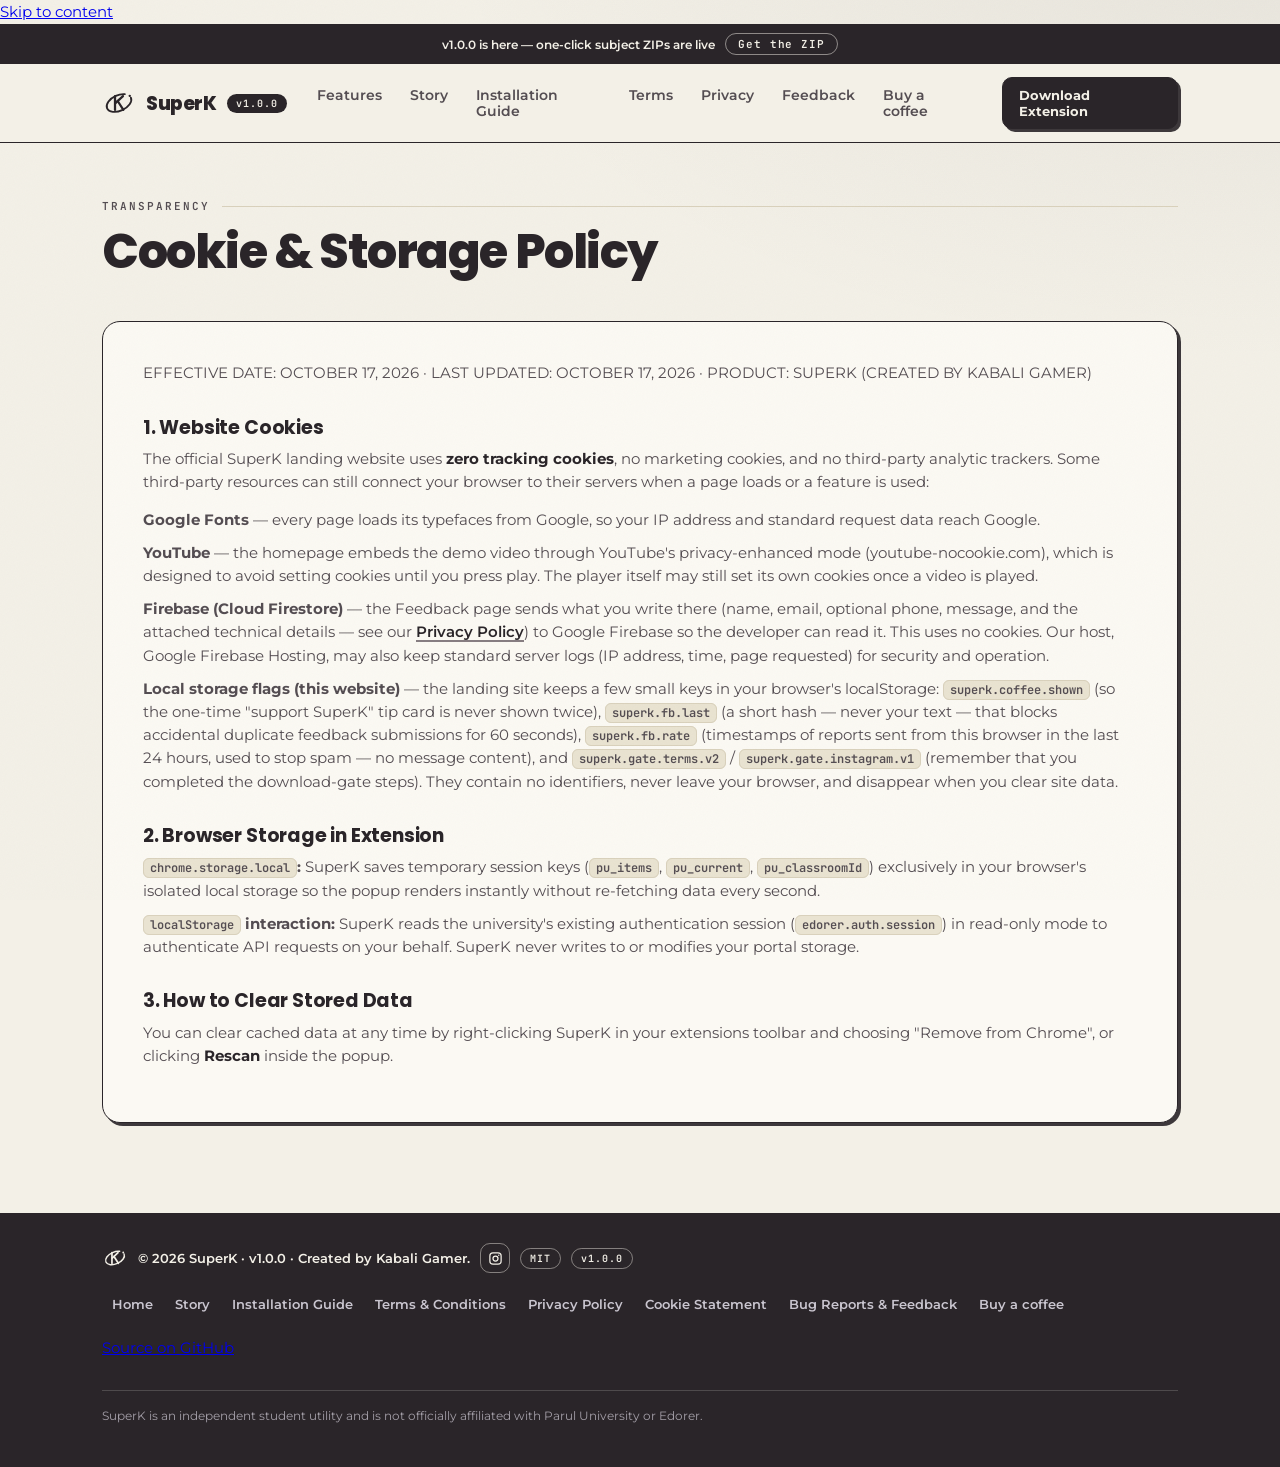
<file: official/cookies.html>
<!doctype html>
<html lang="en">
<head>
<meta charset="utf-8" />
<meta name="viewport" content="width=device-width, initial-scale=1" />
<title>Cookie &amp; Storage Policy — SuperK by Kabali Gamer</title>
<meta name="description" content="How SuperK uses zero website cookies, chrome.storage.local session keys, and read-only localStorage session reads." />
<link rel="canonical" href="https://superk-official.web.app/cookies.html" />
<meta property="og:type" content="website" />
<meta property="og:site_name" content="SuperK" />
<meta property="og:title" content="Cookie &amp; Storage Policy — SuperK by Kabali Gamer" />
<meta property="og:description" content="How SuperK uses zero website cookies, chrome.storage.local session keys, and read-only localStorage session reads." />
<meta property="og:url" content="https://superk-official.web.app/cookies.html" />
<meta property="og:image" content="https://superk-official.web.app/assets/og-card.png" />
<meta property="og:image:width" content="1200" />
<meta property="og:image:height" content="630" />
<meta name="twitter:card" content="summary_large_image" />
<meta name="twitter:title" content="Cookie &amp; Storage Policy — SuperK by Kabali Gamer" />
<meta name="twitter:description" content="How SuperK uses zero website cookies, chrome.storage.local session keys, and read-only localStorage session reads." />
<meta name="twitter:image" content="https://superk-official.web.app/assets/og-card.png" />
<link rel="icon" href="assets/favicon.ico?v=2" />
<link rel="preconnect" href="https://fonts.googleapis.com" />
<link rel="preconnect" href="https://fonts.gstatic.com" crossorigin />
<link href="https://fonts.googleapis.com/css2?family=Poppins:wght@600;700;800&family=Montserrat:wght@400;500;600;700&family=JetBrains+Mono:wght@400;600&display=swap" rel="stylesheet" />
<link rel="stylesheet" href="tokens.css" />
<link rel="stylesheet" href="site.css?v=13" />
<script>(function () { var d = document.documentElement; if (!("IntersectionObserver" in window)) return; d.classList.add("js"); setTimeout(function () { if (!d.hasAttribute("data-reveal-ready")) d.classList.remove("js"); }, 2500); })();</script>
<script src="site.js?v=3" defer></script>
<style>
  .page-hero { padding: 56px 0 6px; }
  .page-hero h1 { font: 800 clamp(32px, 4.6vw, 48px)/1.05 var(--display); letter-spacing: -.03em; margin: 14px 0 12px; }
  .doc { background: var(--card); border: 1.5px solid var(--ink); border-radius: 18px; box-shadow: var(--tactile); padding: clamp(24px, 4vw, 40px); margin-top: 26px; }
  .doc h2 { font: 700 19px/1.3 var(--display); letter-spacing: -.01em; margin: 30px 0 8px; }
  .doc h2:first-child { margin-top: 0; }
  .doc p { font-size: 14.5px; color: var(--ink2); margin: 0 0 14px; }
  .doc p strong { color: var(--ink); }
  .doc ul { margin: 0 0 14px; padding-left: 0; list-style: none; color: var(--ink2); font-size: 14.5px; }
  .doc li { margin-bottom: 10px; }
  .doc a { color: var(--ink); font-weight: 600; text-decoration: underline; text-decoration-color: var(--mut); text-decoration-thickness: 1.5px; text-underline-offset: 2.5px; }
  .doc a:hover { text-decoration-color: var(--ink); background: var(--paper2); }
  .doc code { font: 600 12px var(--mono); background: var(--paper2); border: 1px solid var(--line); border-radius: 6px; padding: 1px 6px; word-break: break-all; }
  @media (max-width: 640px) { .page-hero { padding-top: 40px; } }
</style>
</head>
<body>
  <a class="skip" href="#main">Skip to content</a>

<div class="grain" aria-hidden="true"></div>
<div class="announce"><div class="wrap"><span>v1.0.0 is here — one-click subject ZIPs are live</span><a href="releases/superk-1.0.0.zip">Get the ZIP</a></div></div>
<nav class="nav" aria-label="Primary">
  <div class="wrap nav-row">
    <a class="brand" href="index.html"><img src="assets/logo.svg" alt="SuperK logo" /><b>SuperK</b><span class="ver">v1.0.0</span></a>
    <div class="links" id="navLinks">
      <a href="index.html#features">Features</a>
      <a href="story.html">Story</a>
      <a href="installation.html">Installation Guide</a>
      <a href="terms.html">Terms</a>
      <a href="privacy.html">Privacy</a>
      <a href="feedback.html">Feedback</a>
      <a href="coffee.html">Buy a coffee</a>
      <a class="nav-dl" href="releases/superk-1.0.0.zip">Download</a>
    </div>
    <button class="menu-btn" id="menuBtn" aria-label="Open menu"><svg viewBox="0 0 24 24" width="20" height="20" fill="none" stroke="currentColor" stroke-width="2.2" stroke-linecap="round"><path d="M4 7h16" /><path d="M4 12h16" /><path d="M4 17h16" /></svg></button>
    <a class="btn btn-ink btn-sm" href="releases/superk-1.0.0.zip">Download Extension</a>
  </div>
</nav>

<main class="wrap" id="main">
  <div class="page-hero">
    <p class="eyebrow rule">Transparency</p>
    <h1>Cookie &amp; Storage Policy</h1>
  </div>

  <div class="doc reveal">
    <p class="eff">EFFECTIVE DATE: OCTOBER 17, 2026 · LAST UPDATED: OCTOBER 17, 2026 · PRODUCT: SUPERK (CREATED BY KABALI GAMER)</p>
    <h2>1. Website Cookies</h2>
    <p>The official SuperK landing website uses <strong>zero tracking cookies</strong>, no marketing cookies, and no third-party analytic trackers. Some third-party resources can still connect your browser to their servers when a page loads or a feature is used:</p>
    <ul>
      <li><strong>Google Fonts</strong> — every page loads its typefaces from Google, so your IP address and standard request data reach Google.</li>
      <li><strong>YouTube</strong> — the homepage embeds the demo video through YouTube's privacy-enhanced mode (youtube-nocookie.com), which is designed to avoid setting cookies until you press play. The player itself may still set its own cookies once a video is played.</li>
      <li><strong>Firebase (Cloud Firestore)</strong> — the Feedback page sends what you write there (name, email, optional phone, message, and the attached technical details — see our <a href="privacy.html">Privacy Policy</a>) to Google Firebase so the developer can read it. This uses no cookies. Our host, Google Firebase Hosting, may also keep standard server logs (IP address, time, page requested) for security and operation.</li>
      <li><strong>Local storage flags (this website)</strong> — the landing site keeps a few small keys in your browser's localStorage: <code>superk.coffee.shown</code> (so the one-time "support SuperK" tip card is never shown twice), <code>superk.fb.last</code> (a short hash — never your text — that blocks accidental duplicate feedback submissions for 60 seconds), <code>superk.fb.rate</code> (timestamps of reports sent from this browser in the last 24 hours, used to stop spam — no message content), and <code>superk.gate.terms.v2</code> / <code>superk.gate.instagram.v1</code> (remember that you completed the download-gate steps). They contain no identifiers, never leave your browser, and disappear when you clear site data.</li>
    </ul>
    <h2>2. Browser Storage in Extension</h2>
    <ul>
      <li><strong><code>chrome.storage.local</code>:</strong> SuperK saves temporary session keys (<code>pu_items</code>, <code>pu_current</code>, <code>pu_classroomId</code>) exclusively in your browser's isolated local storage so the popup renders instantly without re-fetching data every second.</li>
      <li><strong><code>localStorage</code> interaction:</strong> SuperK reads the university's existing authentication session (<code>edorer.auth.session</code>) in read-only mode to authenticate API requests on your behalf. SuperK never writes to or modifies your portal storage.</li>
    </ul>
    <h2>3. How to Clear Stored Data</h2>
    <p>You can clear cached data at any time by right-clicking SuperK in your extensions toolbar and choosing "Remove from Chrome", or clicking <strong>Rescan</strong> inside the popup.</p>
  </div>
</main>

<footer class="foot">
  <div class="wrap foot-row">
    <div class="foot-brand"><img src="assets/logo-white.svg" alt="SuperK logo" /><span>© 2026 SuperK · v1.0.0 · Created by Kabali Gamer.</span><a class="ig" href="https://www.instagram.com/kabali.gamer/" target="_blank" rel="noopener" aria-label="SuperK on Instagram"><svg viewBox="0 0 24 24" width="15" height="15" fill="none" stroke="currentColor" stroke-width="2" stroke-linecap="round" stroke-linejoin="round"><rect x="3" y="3" width="18" height="18" rx="5" /><circle cx="12" cy="12" r="4" /><circle cx="17.2" cy="6.8" r="1.1" fill="currentColor" stroke="none" /></svg></a><span class="ver" style="font:600 10px var(--mono);letter-spacing:.1em;border:1px solid rgba(243,240,231,.45);border-radius:99px;padding:3px 9px;">MIT</span><span class="ver" style="font:600 10px var(--mono);letter-spacing:.1em;border:1px solid rgba(243,240,231,.45);border-radius:99px;padding:3px 9px;">v1.0.0</span></div>
    <nav class="foot-links" aria-label="Footer">
      <a href="index.html">Home</a>
      <a href="story.html">Story</a>
      <a href="installation.html">Installation Guide</a>
      <a href="terms.html">Terms &amp; Conditions</a>
      <a href="privacy.html">Privacy Policy</a>
      <a href="cookies.html">Cookie Statement</a>
      <a href="feedback.html">Bug Reports &amp; Feedback</a>
      <a href="coffee.html">Buy a coffee</a>
    </nav>
    <a href="https://github.com/kabaliGamer-Dev2/superk" target="_blank" rel="noopener">Source on GitHub</a>
    <p class="disclaimer">SuperK is an independent student utility and is not officially affiliated with Parul University or Edorer.</p>
  </div>
</footer>

<script>
  document.getElementById("menuBtn").onclick = () => document.getElementById("navLinks").classList.toggle("open");
</script>
</body>
</html>
</file>
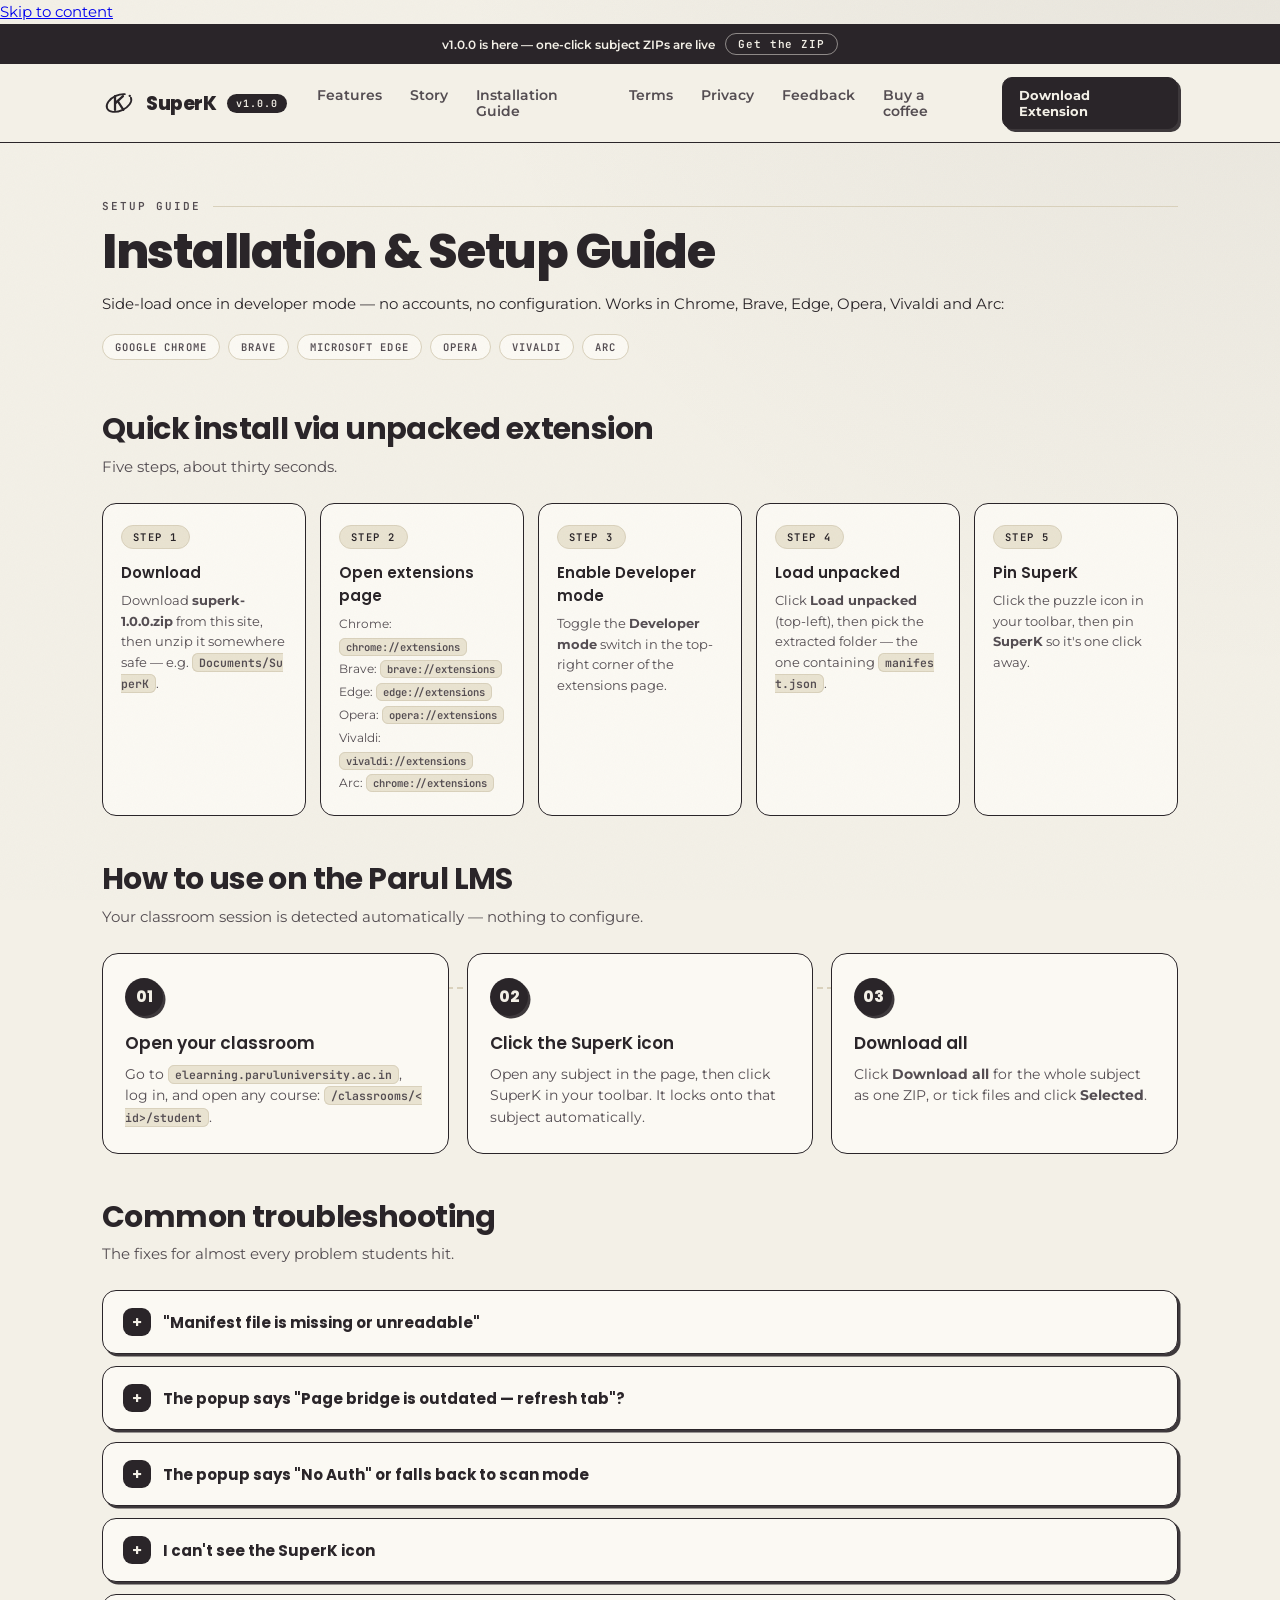
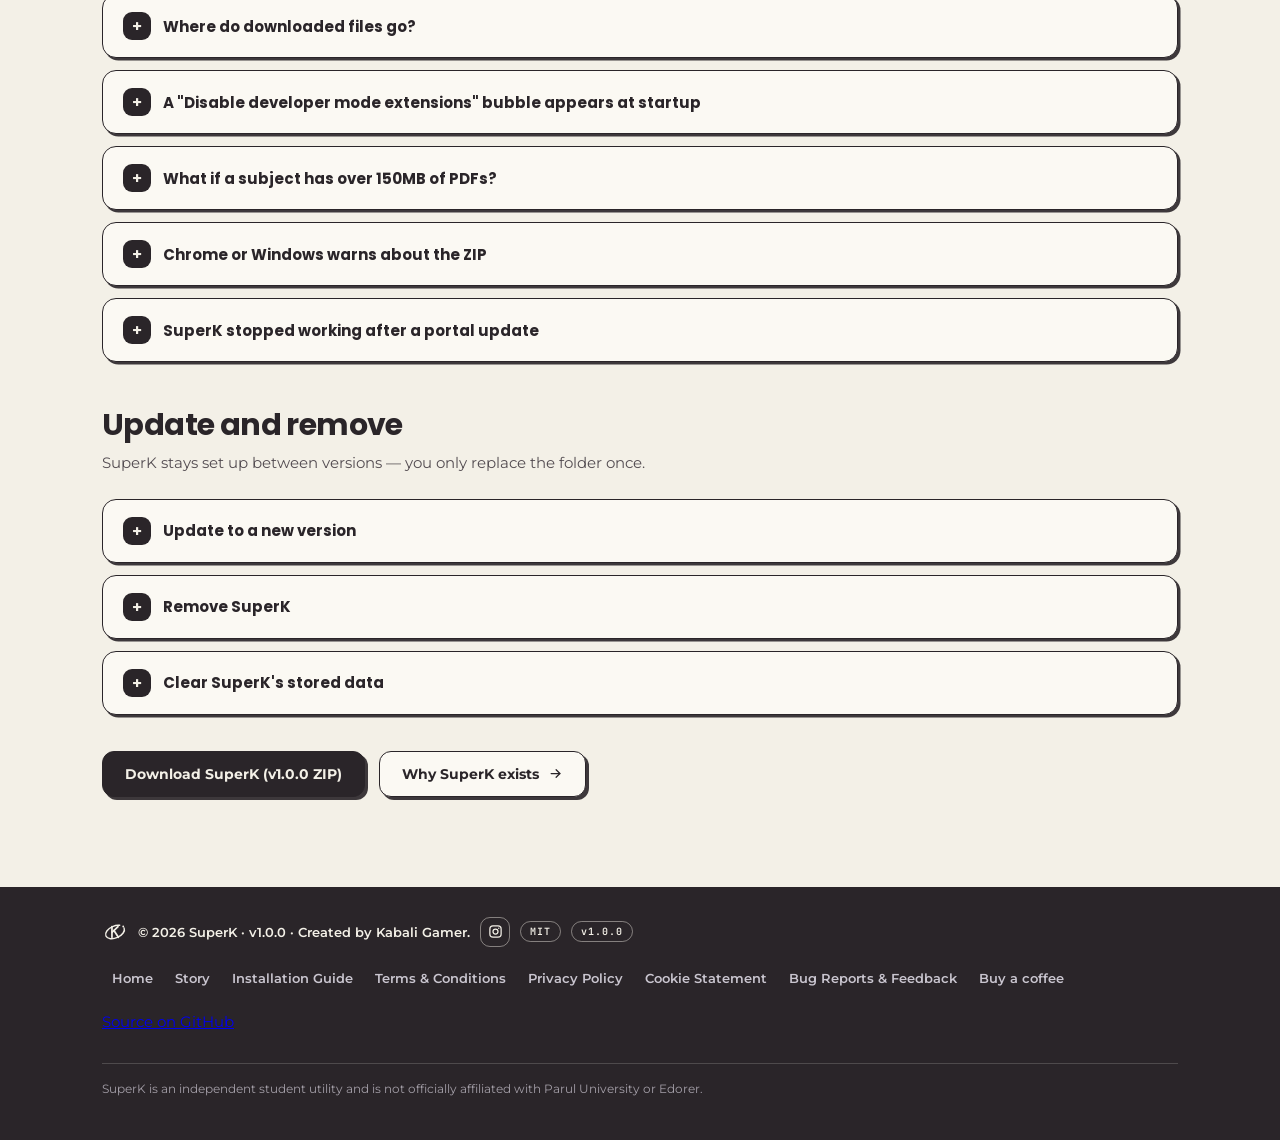
<file: official/installation.html>
<!doctype html>
<html lang="en">
<head>
<meta charset="utf-8" />
<meta name="viewport" content="width=device-width, initial-scale=1" />
<title>Installation &amp; Setup Guide — SuperK by Kabali Gamer</title>
<meta name="description" content="Install SuperK in 30 seconds on Chrome, Brave, Edge, Opera, or Arc. Step-by-step developer-mode setup plus troubleshooting." />
<link rel="canonical" href="https://superk-official.web.app/installation.html" />
<meta property="og:type" content="website" />
<meta property="og:site_name" content="SuperK" />
<meta property="og:title" content="Installation &amp; Setup Guide — SuperK by Kabali Gamer" />
<meta property="og:description" content="Install SuperK in 30 seconds on Chrome, Brave, Edge, Opera, or Arc. Step-by-step developer-mode setup plus troubleshooting." />
<meta property="og:url" content="https://superk-official.web.app/installation.html" />
<meta property="og:image" content="https://superk-official.web.app/assets/og-card.png" />
<meta property="og:image:width" content="1200" />
<meta property="og:image:height" content="630" />
<meta name="twitter:card" content="summary_large_image" />
<meta name="twitter:title" content="Installation &amp; Setup Guide — SuperK by Kabali Gamer" />
<meta name="twitter:description" content="Install SuperK in 30 seconds on Chrome, Brave, Edge, Opera, or Arc. Step-by-step developer-mode setup plus troubleshooting." />
<meta name="twitter:image" content="https://superk-official.web.app/assets/og-card.png" />
<link rel="icon" href="assets/favicon.ico?v=2" />
<link rel="preconnect" href="https://fonts.googleapis.com" />
<link rel="preconnect" href="https://fonts.gstatic.com" crossorigin />
<link href="https://fonts.googleapis.com/css2?family=Poppins:wght@600;700;800&family=Montserrat:wght@400;500;600;700&family=JetBrains+Mono:wght@400;600&display=swap" rel="stylesheet" />
<link rel="stylesheet" href="tokens.css" />
<link rel="stylesheet" href="site.css?v=13" />
<script>(function () { var d = document.documentElement; if (!("IntersectionObserver" in window)) return; d.classList.add("js"); setTimeout(function () { if (!d.hasAttribute("data-reveal-ready")) d.classList.remove("js"); }, 2500); })();</script>
<script src="site.js?v=3" defer></script>
<style>
  .page-hero { padding: 56px 0 6px; }
  .page-hero h1 { font: 800 clamp(32px, 4.6vw, 48px)/1.05 var(--display); letter-spacing: -.03em; margin: 14px 0 12px; }
  .sec { margin-top: 46px; }
  .sec h2 { font: 700 clamp(22px, 3vw, 30px)/1.15 var(--display); letter-spacing: -.02em; margin: 0 0 8px; }
  .sec .sub { color: var(--ink2); margin: 0 0 24px; max-width: 44em; }
  .steps { display: grid; grid-template-columns: repeat(3, 1fr); gap: 18px; }
  .step { background: var(--card); border: 1.5px solid var(--ink); border-radius: 16px; padding: 24px 22px; }
  .step .n { font: 800 15px var(--display); background: var(--ink); color: var(--acc-ink); border-radius: 99px; width: 38px; height: 38px; display: grid; place-items: center; margin-bottom: 14px; }
  .step h3 { font: 600 17px var(--display); margin: 0 0 8px; }
  .step p { font-size: 13.5px; color: var(--ink2); margin: 0; }
  .step code, .istep code { font: 600 11.5px var(--mono); background: var(--paper2); border: 1px solid var(--line); border-radius: 6px; padding: 1px 6px; word-break: break-all; }
  .cta-row { display: flex; gap: 14px; flex-wrap: wrap; margin-top: 36px; }
  .install-5 { grid-template-columns: repeat(5, 1fr); }
  .istep p.urls { font-size: 12px; line-height: 1.9; }
  .istep p.urls code { font-size: 10.5px; word-break: normal; white-space: nowrap; }
  @media (max-width: 1100px) { .install-5 { grid-template-columns: repeat(3, 1fr); } }
  @media (max-width: 900px) { .install { grid-template-columns: 1fr 1fr; } .steps { grid-template-columns: 1fr; } .steps::before { display: none; } }
  @media (max-width: 640px) { .page-hero { padding-top: 40px; } .install { grid-template-columns: 1fr; } .cta-row .btn { width: 100%; justify-content: center; } }
</style>
</head>
<body>
  <a class="skip" href="#main">Skip to content</a>

<div class="grain" aria-hidden="true"></div>
<div class="announce"><div class="wrap"><span>v1.0.0 is here — one-click subject ZIPs are live</span><a href="releases/superk-1.0.0.zip">Get the ZIP</a></div></div>
<nav class="nav" aria-label="Primary">
  <div class="wrap nav-row">
    <a class="brand" href="index.html"><img src="assets/logo.svg" alt="SuperK logo" /><b>SuperK</b><span class="ver">v1.0.0</span></a>
    <div class="links" id="navLinks">
      <a href="index.html#features">Features</a>
      <a href="story.html">Story</a>
      <a href="installation.html">Installation Guide</a>
      <a href="terms.html">Terms</a>
      <a href="privacy.html">Privacy</a>
      <a href="feedback.html">Feedback</a>
      <a href="coffee.html">Buy a coffee</a>
      <a class="nav-dl" href="releases/superk-1.0.0.zip">Download</a>
    </div>
    <button class="menu-btn" id="menuBtn" aria-label="Open menu"><svg viewBox="0 0 24 24" width="20" height="20" fill="none" stroke="currentColor" stroke-width="2.2" stroke-linecap="round"><path d="M4 7h16" /><path d="M4 12h16" /><path d="M4 17h16" /></svg></button>
    <a class="btn btn-ink btn-sm" href="releases/superk-1.0.0.zip">Download Extension</a>
  </div>
</nav>

<main class="wrap" id="main">
  <div class="page-hero">
    <p class="eyebrow rule">Setup Guide</p>
    <h1>Installation &amp; Setup Guide</h1>
    <p class="sub">Side-load once in developer mode — no accounts, no configuration. Works in Chrome, Brave, Edge, Opera, Vivaldi and Arc:</p>
    <div class="meta-row"><span>Google Chrome</span><span>Brave</span><span>Microsoft Edge</span><span>Opera</span><span>Vivaldi</span><span>Arc</span></div>
  </div>

  <section class="sec" aria-label="Quick install">
    <h2 class="reveal">Quick install via unpacked extension</h2>
    <p class="sub reveal">Five steps, about thirty seconds.</p>
    <div class="install install-5 stagger">
      <div class="istep reveal"><h3>Download</h3><p>Download <b>superk-1.0.0.zip</b> from this site, then unzip it somewhere safe — e.g. <code>Documents/SuperK</code>.</p></div>
      <div class="istep reveal"><h3>Open extensions page</h3><p class="urls">Chrome: <code>chrome://extensions</code><br />Brave: <code>brave://extensions</code><br />Edge: <code>edge://extensions</code><br />Opera: <code>opera://extensions</code><br />Vivaldi: <code>vivaldi://extensions</code><br />Arc: <code>chrome://extensions</code></p></div>
      <div class="istep reveal"><h3>Enable Developer mode</h3><p>Toggle the <b>Developer mode</b> switch in the top-right corner of the extensions page.</p></div>
      <div class="istep reveal"><h3>Load unpacked</h3><p>Click <b>Load unpacked</b> (top-left), then pick the extracted folder — the one containing <code>manifest.json</code>.</p></div>
      <div class="istep reveal"><h3>Pin SuperK</h3><p>Click the puzzle icon in your toolbar, then pin <b>SuperK</b> so it's one click away.</p></div>
    </div>
  </section>

  <section class="sec" aria-label="How to use">
    <h2 class="reveal">How to use on the Parul LMS</h2>
    <p class="sub reveal">Your classroom session is detected automatically — nothing to configure.</p>
    <div class="steps stagger">
      <div class="step reveal"><span class="n">01</span><h3>Open your classroom</h3><p>Go to <code>elearning.paruluniversity.ac.in</code>, log in, and open any course: <code>/classrooms/&lt;id&gt;/student</code>.</p></div>
      <div class="step reveal"><span class="n">02</span><h3>Click the SuperK icon</h3><p>Open any subject in the page, then click SuperK in your toolbar. It locks onto that subject automatically.</p></div>
      <div class="step reveal"><span class="n">03</span><h3>Download all</h3><p>Click <b>Download all</b> for the whole subject as one ZIP, or tick files and click <b>Selected</b>.</p></div>
    </div>
  </section>

  <section class="sec" aria-label="Troubleshooting">
    <h2 class="reveal">Common troubleshooting</h2>
    <p class="sub reveal">The fixes for almost every problem students hit.</p>
    <div class="faq reveal">
      <details><summary>"Manifest file is missing or unreadable"</summary><p>You picked the ZIP file itself, or the wrong folder. Unzip <code>superk-1.0.0.zip</code> first, then in "Load unpacked" select the folder that contains <code>manifest.json</code>.</p></details>
      <details><summary>The popup says "Page bridge is outdated — refresh tab"?</summary><p>This happens if you reloaded the extension while the LMS tab was already open. Press <code>F5</code> / Refresh on your LMS tab and reopen SuperK.</p></details>
      <details><summary>The popup says "No Auth" or falls back to scan mode</summary><p>Your classroom login session had not loaded when SuperK scanned. Refresh the classroom tab once so the session token loads, then reopen SuperK.</p></details>
      <details><summary>I can't see the SuperK icon</summary><p>Click the puzzle icon in the toolbar, find SuperK in the list, and pin it so it stays visible.</p></details>
      <details><summary>Where do downloaded files go?</summary><p>Everything SuperK saves goes to your browser's <code>Downloads/Parul/</code> folder, organised by subject and topic.</p></details>
      <details><summary>A "Disable developer mode extensions" bubble appears at startup</summary><p>That is a normal Chrome warning for side-loaded extensions. Close it with the <b>X</b> — do <b>not</b> click <b>Disable</b>, which would switch SuperK off.</p></details>
      <details><summary>What if a subject has over 150MB of PDFs?</summary><p>SuperK has an automatic memory safeguard. Past ~150MB it skips the single ZIP and downloads the files individually instead — same PDFs, zero browser crashes.</p></details>
      <details><summary>Chrome or Windows warns about the ZIP</summary><p>Chrome and Windows flag "uncommon" files like this one — that is normal for side-loaded extensions. Verify the SHA-256 listed on the <a href="index.html">home page</a> and keep the file if it matches.</p></details>
      <details><summary>SuperK stopped working after a portal update</summary><p>The university can change its portal at any time, which breaks SuperK until it is updated. Please <a href="feedback.html">report it</a> — details like the error text and subject name make the fix quick.</p></details>
    </div>
  </section>

  <section class="sec" aria-label="Update and remove">
    <h2 class="reveal">Update and remove</h2>
    <p class="sub reveal">SuperK stays set up between versions — you only replace the folder once.</p>
    <div class="faq reveal">
      <details><summary>Update to a new version</summary><p>Download the new ZIP, extract it <b>over</b> your existing folder so the files are replaced, then open <code>chrome://extensions</code> and click <b>Reload</b> on SuperK. Your settings are kept.</p></details>
      <details><summary>Remove SuperK</summary><p>Open <code>chrome://extensions</code> (or <code>brave://extensions</code> / <code>edge://extensions</code> / <code>opera://extensions</code>) and choose <b>Remove</b> on SuperK. You can also right-click the toolbar icon and select <b>Remove from Chrome</b>. Deleting the extracted folder also works.</p></details>
      <details><summary>Clear SuperK's stored data</summary><p>Removing the extension clears its <code>chrome.storage.local</code> data with it. Your downloaded PDFs in <code>Downloads/Parul/</code> are ordinary files — delete them yourself whenever you like.</p></details>
    </div>
  </section>

  <div class="cta-row reveal">
    <a class="btn btn-ink" href="releases/superk-1.0.0.zip">Download SuperK (v1.0.0 ZIP)</a>
    <a class="btn btn-paper" href="story.html">Why SuperK exists
      <svg viewBox="0 0 24 24" width="15" height="15" fill="none" stroke="currentColor" stroke-width="2" stroke-linecap="round" stroke-linejoin="round"><path d="M5 12h14" /><path d="m13 6 6 6-6 6" /></svg></a>
  </div>
</main>

<footer class="foot">
  <div class="wrap foot-row">
    <div class="foot-brand"><img src="assets/logo-white.svg" alt="SuperK logo" /><span>© 2026 SuperK · v1.0.0 · Created by Kabali Gamer.</span><a class="ig" href="https://www.instagram.com/kabali.gamer/" target="_blank" rel="noopener" aria-label="SuperK on Instagram"><svg viewBox="0 0 24 24" width="15" height="15" fill="none" stroke="currentColor" stroke-width="2" stroke-linecap="round" stroke-linejoin="round"><rect x="3" y="3" width="18" height="18" rx="5" /><circle cx="12" cy="12" r="4" /><circle cx="17.2" cy="6.8" r="1.1" fill="currentColor" stroke="none" /></svg></a><span class="ver" style="font:600 10px var(--mono);letter-spacing:.1em;border:1px solid rgba(243,240,231,.45);border-radius:99px;padding:3px 9px;">MIT</span><span class="ver" style="font:600 10px var(--mono);letter-spacing:.1em;border:1px solid rgba(243,240,231,.45);border-radius:99px;padding:3px 9px;">v1.0.0</span></div>
    <nav class="foot-links" aria-label="Footer">
      <a href="index.html">Home</a>
      <a href="story.html">Story</a>
      <a href="installation.html">Installation Guide</a>
      <a href="terms.html">Terms &amp; Conditions</a>
      <a href="privacy.html">Privacy Policy</a>
      <a href="cookies.html">Cookie Statement</a>
      <a href="feedback.html">Bug Reports &amp; Feedback</a>
      <a href="coffee.html">Buy a coffee</a>
    </nav>
    <a href="https://github.com/kabaliGamer-Dev2/superk" target="_blank" rel="noopener">Source on GitHub</a>
    <p class="disclaimer">SuperK is an independent student utility and is not officially affiliated with Parul University or Edorer.</p>
  </div>
</footer>

<script>
  document.getElementById("menuBtn").onclick = () => document.getElementById("navLinks").classList.toggle("open");
</script>
</body>
</html>
</file>
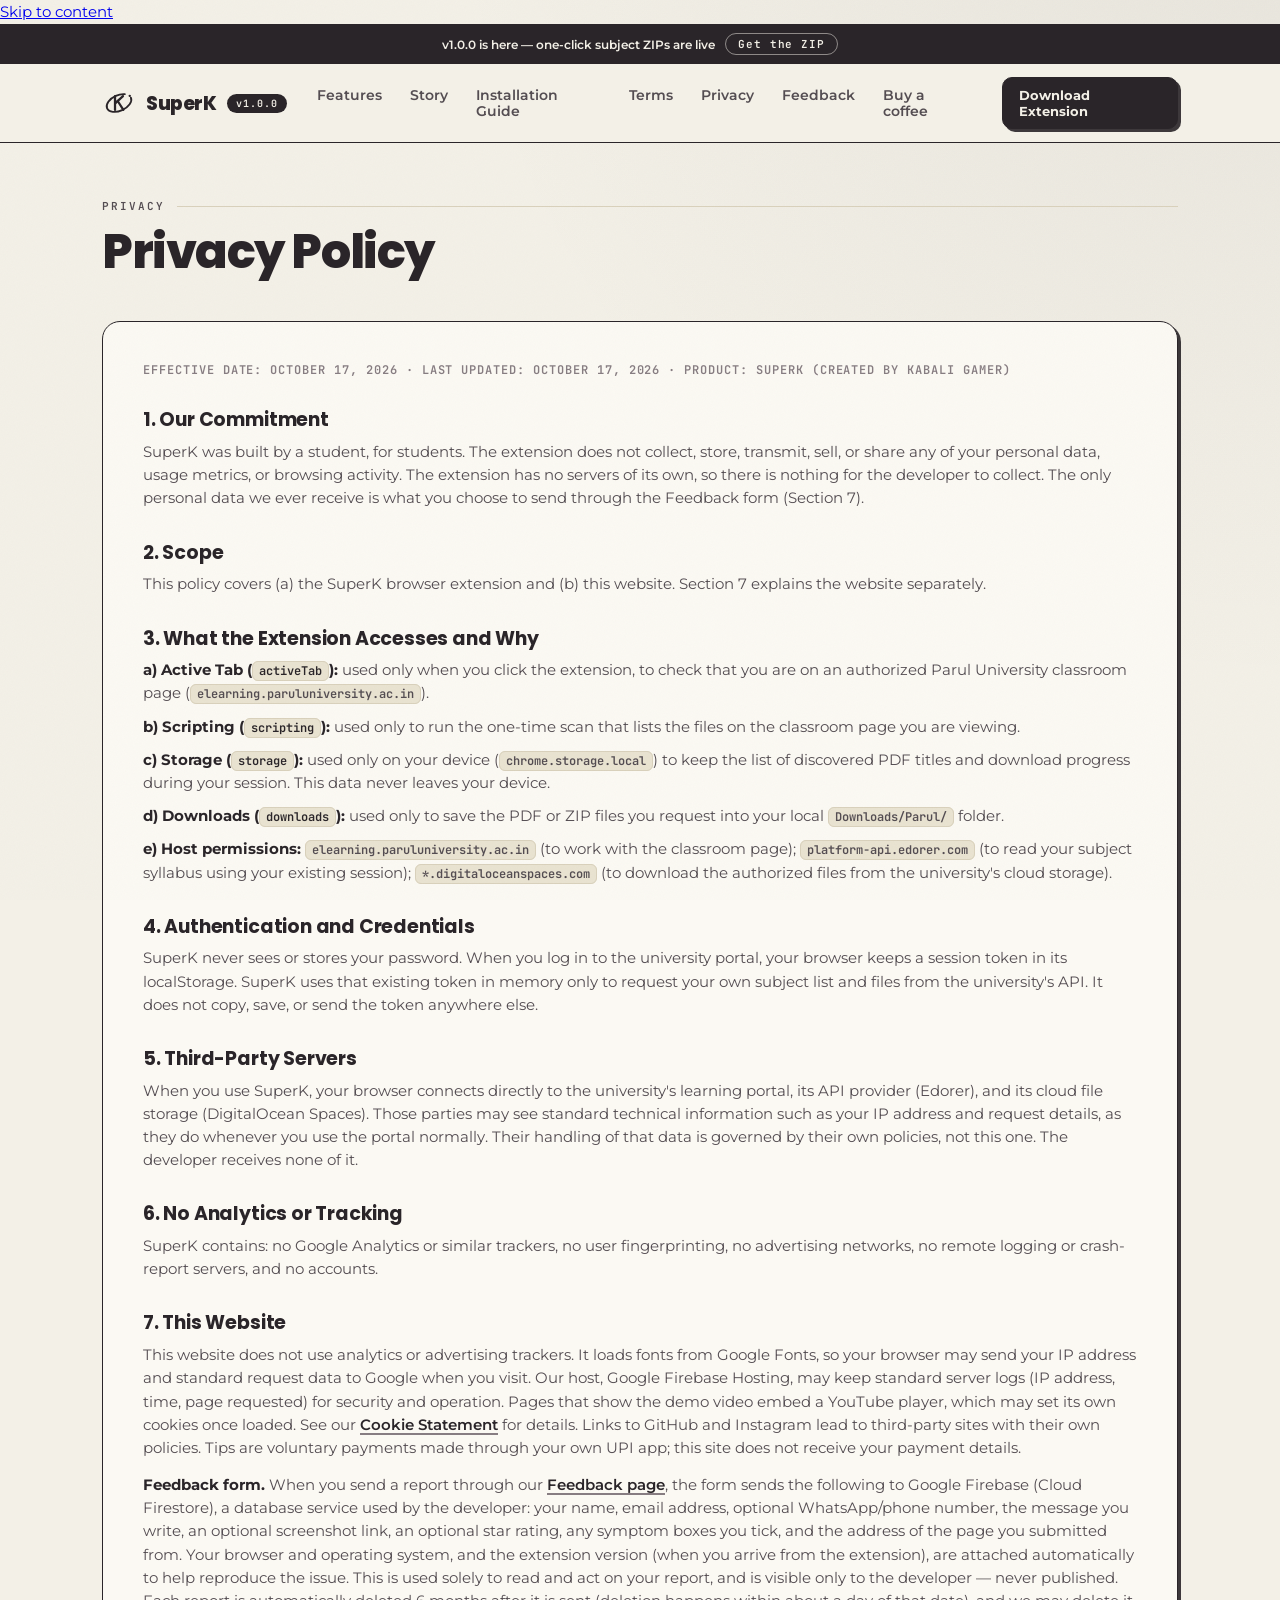
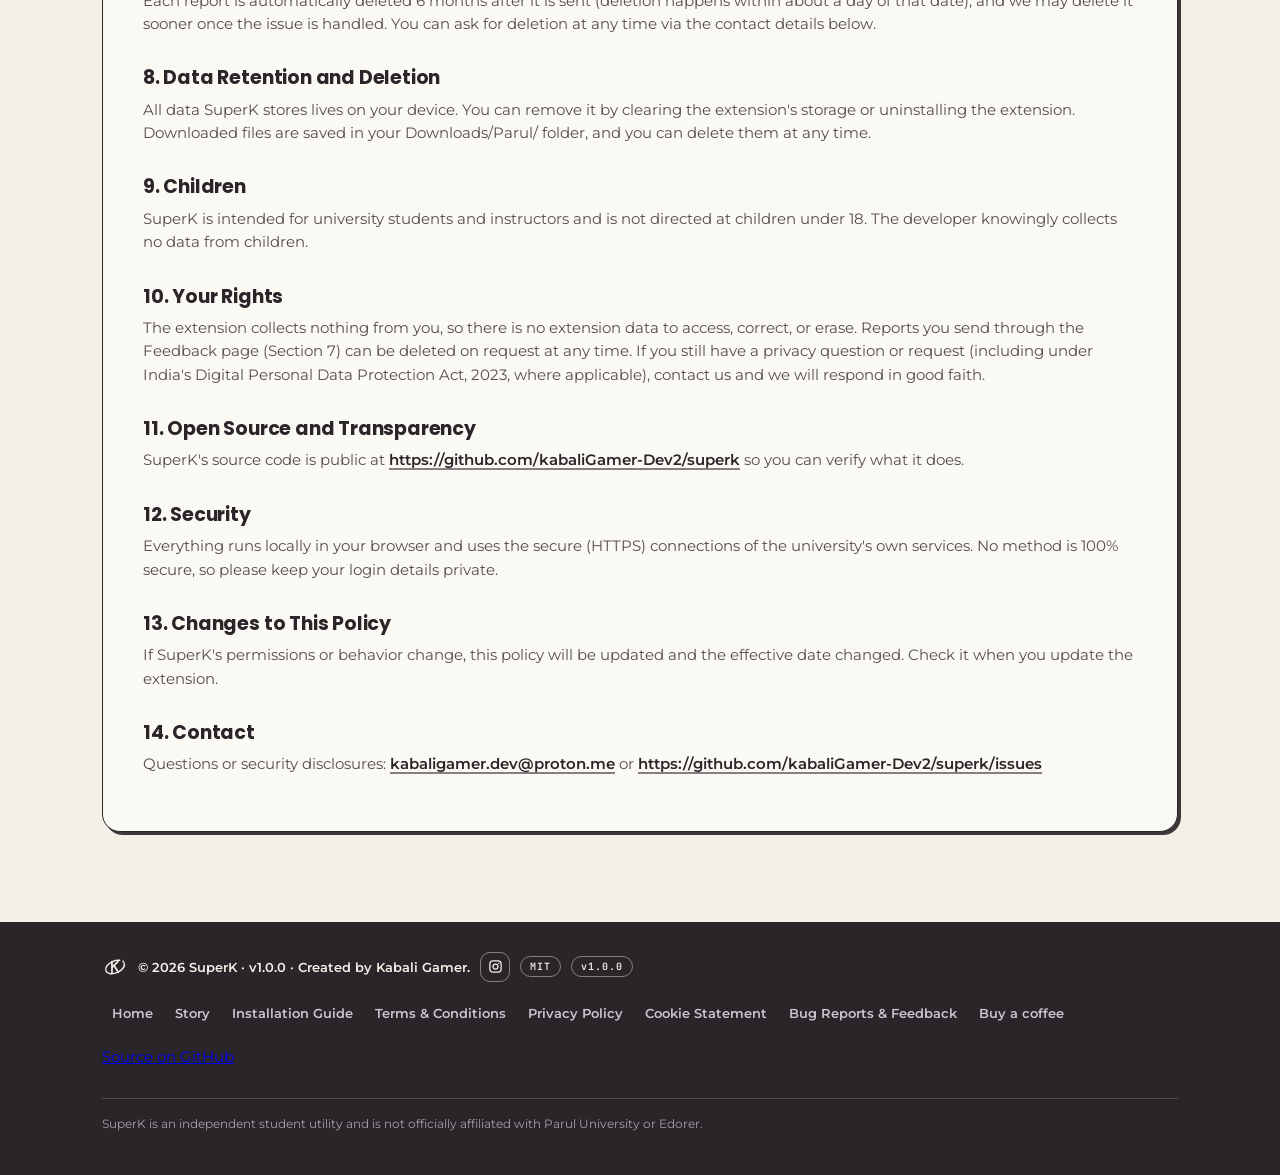
<file: official/privacy.html>
<!doctype html>
<html lang="en">
<head>
<meta charset="utf-8" />
<meta name="viewport" content="width=device-width, initial-scale=1" />
<title>Privacy Policy — SuperK by Kabali Gamer</title>
<meta name="description" content="SuperK privacy: the extension's zero-collection design, what each permission accesses, and what the Feedback page sends to Firebase." />
<link rel="canonical" href="https://superk-official.web.app/privacy.html" />
<meta property="og:type" content="website" />
<meta property="og:site_name" content="SuperK" />
<meta property="og:title" content="Privacy Policy — SuperK by Kabali Gamer" />
<meta property="og:description" content="SuperK privacy: the extension's zero-collection design, what each permission accesses, and what the Feedback page sends to Firebase." />
<meta property="og:url" content="https://superk-official.web.app/privacy.html" />
<meta property="og:image" content="https://superk-official.web.app/assets/og-card.png" />
<meta property="og:image:width" content="1200" />
<meta property="og:image:height" content="630" />
<meta name="twitter:card" content="summary_large_image" />
<meta name="twitter:title" content="Privacy Policy — SuperK by Kabali Gamer" />
<meta name="twitter:description" content="SuperK privacy: the extension's zero-collection design, what each permission accesses, and what the Feedback page sends to Firebase." />
<meta name="twitter:image" content="https://superk-official.web.app/assets/og-card.png" />
<link rel="icon" href="assets/favicon.ico?v=2" />
<link rel="preconnect" href="https://fonts.googleapis.com" />
<link rel="preconnect" href="https://fonts.gstatic.com" crossorigin />
<link href="https://fonts.googleapis.com/css2?family=Poppins:wght@600;700;800&family=Montserrat:wght@400;500;600;700&family=JetBrains+Mono:wght@400;600&display=swap" rel="stylesheet" />
<link rel="stylesheet" href="tokens.css" />
<link rel="stylesheet" href="site.css?v=13" />
<script>(function () { var d = document.documentElement; if (!("IntersectionObserver" in window)) return; d.classList.add("js"); setTimeout(function () { if (!d.hasAttribute("data-reveal-ready")) d.classList.remove("js"); }, 2500); })();</script>
<script src="site.js?v=3" defer></script>
<style>
  .page-hero { padding: 56px 0 6px; }
  .page-hero h1 { font: 800 clamp(32px, 4.6vw, 48px)/1.05 var(--display); letter-spacing: -.03em; margin: 14px 0 12px; }
  .doc { background: var(--card); border: 1.5px solid var(--ink); border-radius: 18px; box-shadow: var(--tactile); padding: clamp(24px, 4vw, 40px); margin-top: 26px; }
  .doc h2 { font: 700 19px/1.3 var(--display); letter-spacing: -.01em; margin: 30px 0 8px; }
  .doc h2:first-child { margin-top: 0; }
  .doc p { font-size: 14.5px; color: var(--ink2); margin: 0 0 14px; }
  .doc p strong, .doc li strong { color: var(--ink); }
  .doc ul { margin: 0 0 14px; padding-left: 22px; color: var(--ink2); font-size: 14.5px; list-style: none; padding-left: 0; }
  .doc li { margin-bottom: 10px; }
  .doc a { color: var(--ink); font-weight: 600; text-decoration: underline; text-decoration-color: var(--mut); text-decoration-thickness: 1.5px; text-underline-offset: 2.5px; }
  .doc a:hover { text-decoration-color: var(--ink); background: var(--paper2); }
  .doc code { font: 600 12px var(--mono); background: var(--paper2); border: 1px solid var(--line); border-radius: 6px; padding: 1px 6px; word-break: break-all; }
  .doc .eff { font: 600 12px var(--mono); color: var(--mut); letter-spacing: .08em; margin-bottom: 22px; }
  @media (max-width: 640px) { .page-hero { padding-top: 40px; } }
</style>
</head>
<body>
  <a class="skip" href="#main">Skip to content</a>

<div class="grain" aria-hidden="true"></div>
<div class="announce"><div class="wrap"><span>v1.0.0 is here — one-click subject ZIPs are live</span><a href="releases/superk-1.0.0.zip">Get the ZIP</a></div></div>
<nav class="nav" aria-label="Primary">
  <div class="wrap nav-row">
    <a class="brand" href="index.html"><img src="assets/logo.svg" alt="SuperK logo" /><b>SuperK</b><span class="ver">v1.0.0</span></a>
    <div class="links" id="navLinks">
      <a href="index.html#features">Features</a>
      <a href="story.html">Story</a>
      <a href="installation.html">Installation Guide</a>
      <a href="terms.html">Terms</a>
      <a href="privacy.html">Privacy</a>
      <a href="feedback.html">Feedback</a>
      <a href="coffee.html">Buy a coffee</a>
      <a class="nav-dl" href="releases/superk-1.0.0.zip">Download</a>
    </div>
    <button class="menu-btn" id="menuBtn" aria-label="Open menu"><svg viewBox="0 0 24 24" width="20" height="20" fill="none" stroke="currentColor" stroke-width="2.2" stroke-linecap="round"><path d="M4 7h16" /><path d="M4 12h16" /><path d="M4 17h16" /></svg></button>
    <a class="btn btn-ink btn-sm" href="releases/superk-1.0.0.zip">Download Extension</a>
  </div>
</nav>

<main class="wrap" id="main">
  <div class="page-hero">
    <p class="eyebrow rule">Privacy</p>
    <h1>Privacy Policy</h1>
  </div>

  <div class="doc reveal">
    <p class="eff">EFFECTIVE DATE: OCTOBER 17, 2026 · LAST UPDATED: OCTOBER 17, 2026 · PRODUCT: SUPERK (CREATED BY KABALI GAMER)</p>
    <h2>1. Our Commitment</h2>
    <p>SuperK was built by a student, for students. The extension does not collect, store, transmit, sell, or share any of your personal data, usage metrics, or browsing activity. The extension has no servers of its own, so there is nothing for the developer to collect. The only personal data we ever receive is what you choose to send through the Feedback form (Section 7).</p>
    <h2>2. Scope</h2>
    <p>This policy covers (a) the SuperK browser extension and (b) this website. Section 7 explains the website separately.</p>
    <h2>3. What the Extension Accesses and Why</h2>
    <ul>
      <li><strong>a) Active Tab (<code>activeTab</code>):</strong> used only when you click the extension, to check that you are on an authorized Parul University classroom page (<code>elearning.paruluniversity.ac.in</code>).</li>
    <li><strong>b) Scripting (<code>scripting</code>):</strong> used only to run the one-time scan that lists the files on the classroom page you are viewing.</li>
      <li><strong>c) Storage (<code>storage</code>):</strong> used only on your device (<code>chrome.storage.local</code>) to keep the list of discovered PDF titles and download progress during your session. This data never leaves your device.</li>
      <li><strong>d) Downloads (<code>downloads</code>):</strong> used only to save the PDF or ZIP files you request into your local <code>Downloads/Parul/</code> folder.</li>
      <li><strong>e) Host permissions:</strong> <code>elearning.paruluniversity.ac.in</code> (to work with the classroom page); <code>platform-api.edorer.com</code> (to read your subject syllabus using your existing session); <code>*.digitaloceanspaces.com</code> (to download the authorized files from the university's cloud storage).</li>
    </ul>
    <h2>4. Authentication and Credentials</h2>
    <p>SuperK never sees or stores your password. When you log in to the university portal, your browser keeps a session token in its localStorage. SuperK uses that existing token in memory only to request your own subject list and files from the university's API. It does not copy, save, or send the token anywhere else.</p>
    <h2>5. Third-Party Servers</h2>
    <p>When you use SuperK, your browser connects directly to the university's learning portal, its API provider (Edorer), and its cloud file storage (DigitalOcean Spaces). Those parties may see standard technical information such as your IP address and request details, as they do whenever you use the portal normally. Their handling of that data is governed by their own policies, not this one. The developer receives none of it.</p>
    <h2>6. No Analytics or Tracking</h2>
    <p>SuperK contains: no Google Analytics or similar trackers, no user fingerprinting, no advertising networks, no remote logging or crash-report servers, and no accounts.</p>
    <h2>7. This Website</h2>
    <p>This website does not use analytics or advertising trackers. It loads fonts from Google Fonts, so your browser may send your IP address and standard request data to Google when you visit. Our host, Google Firebase Hosting, may keep standard server logs (IP address, time, page requested) for security and operation. Pages that show the demo video embed a YouTube player, which may set its own cookies once loaded. See our <a href="cookies.html">Cookie Statement</a> for details. Links to GitHub and Instagram lead to third-party sites with their own policies. Tips are voluntary payments made through your own UPI app; this site does not receive your payment details.</p>
    <p><strong>Feedback form.</strong> When you send a report through our <a href="feedback.html">Feedback page</a>, the form sends the following to Google Firebase (Cloud Firestore), a database service used by the developer: your name, email address, optional WhatsApp/phone number, the message you write, an optional screenshot link, an optional star rating, any symptom boxes you tick, and the address of the page you submitted from. Your browser and operating system, and the extension version (when you arrive from the extension), are attached automatically to help reproduce the issue. This is used solely to read and act on your report, and is visible only to the developer — never published. Each report is automatically deleted 6 months after it is sent (deletion happens within about a day of that date), and we may delete it sooner once the issue is handled. You can ask for deletion at any time via the contact details below.</p>
    <h2>8. Data Retention and Deletion</h2>
    <p>All data SuperK stores lives on your device. You can remove it by clearing the extension's storage or uninstalling the extension. Downloaded files are saved in your Downloads/Parul/ folder, and you can delete them at any time.</p>
    <h2>9. Children</h2>
    <p>SuperK is intended for university students and instructors and is not directed at children under 18. The developer knowingly collects no data from children.</p>
    <h2>10. Your Rights</h2>
    <p>The extension collects nothing from you, so there is no extension data to access, correct, or erase. Reports you send through the Feedback page (Section 7) can be deleted on request at any time. If you still have a privacy question or request (including under India's Digital Personal Data Protection Act, 2023, where applicable), contact us and we will respond in good faith.</p>
    <h2>11. Open Source and Transparency</h2>
    <p>SuperK's source code is public at <a href="https://github.com/kabaliGamer-Dev2/superk">https://github.com/kabaliGamer-Dev2/superk</a> so you can verify what it does.</p>
    <h2>12. Security</h2>
    <p>Everything runs locally in your browser and uses the secure (HTTPS) connections of the university's own services. No method is 100% secure, so please keep your login details private.</p>
    <h2>13. Changes to This Policy</h2>
    <p>If SuperK's permissions or behavior change, this policy will be updated and the effective date changed. Check it when you update the extension.</p>
    <h2>14. Contact</h2>
    <p>Questions or security disclosures: <a href="mailto:kabaligamer.dev@proton.me">kabaligamer.dev@proton.me</a> or <a href="https://github.com/kabaliGamer-Dev2/superk/issues">https://github.com/kabaliGamer-Dev2/superk/issues</a></p>
  </div>
</main>

<footer class="foot">
  <div class="wrap foot-row">
    <div class="foot-brand"><img src="assets/logo-white.svg" alt="SuperK logo" /><span>© 2026 SuperK · v1.0.0 · Created by Kabali Gamer.</span><a class="ig" href="https://www.instagram.com/kabali.gamer/" target="_blank" rel="noopener" aria-label="SuperK on Instagram"><svg viewBox="0 0 24 24" width="15" height="15" fill="none" stroke="currentColor" stroke-width="2" stroke-linecap="round" stroke-linejoin="round"><rect x="3" y="3" width="18" height="18" rx="5" /><circle cx="12" cy="12" r="4" /><circle cx="17.2" cy="6.8" r="1.1" fill="currentColor" stroke="none" /></svg></a><span class="ver" style="font:600 10px var(--mono);letter-spacing:.1em;border:1px solid rgba(243,240,231,.45);border-radius:99px;padding:3px 9px;">MIT</span><span class="ver" style="font:600 10px var(--mono);letter-spacing:.1em;border:1px solid rgba(243,240,231,.45);border-radius:99px;padding:3px 9px;">v1.0.0</span></div>
    <nav class="foot-links" aria-label="Footer">
      <a href="index.html">Home</a>
      <a href="story.html">Story</a>
      <a href="installation.html">Installation Guide</a>
      <a href="terms.html">Terms &amp; Conditions</a>
      <a href="privacy.html">Privacy Policy</a>
      <a href="cookies.html">Cookie Statement</a>
      <a href="feedback.html">Bug Reports &amp; Feedback</a>
      <a href="coffee.html">Buy a coffee</a>
    </nav>
    <a href="https://github.com/kabaliGamer-Dev2/superk" target="_blank" rel="noopener">Source on GitHub</a>
    <p class="disclaimer">SuperK is an independent student utility and is not officially affiliated with Parul University or Edorer.</p>
  </div>
</footer>

<script>
  document.getElementById("menuBtn").onclick = () => document.getElementById("navLinks").classList.toggle("open");
</script>
</body>
</html>
</file>
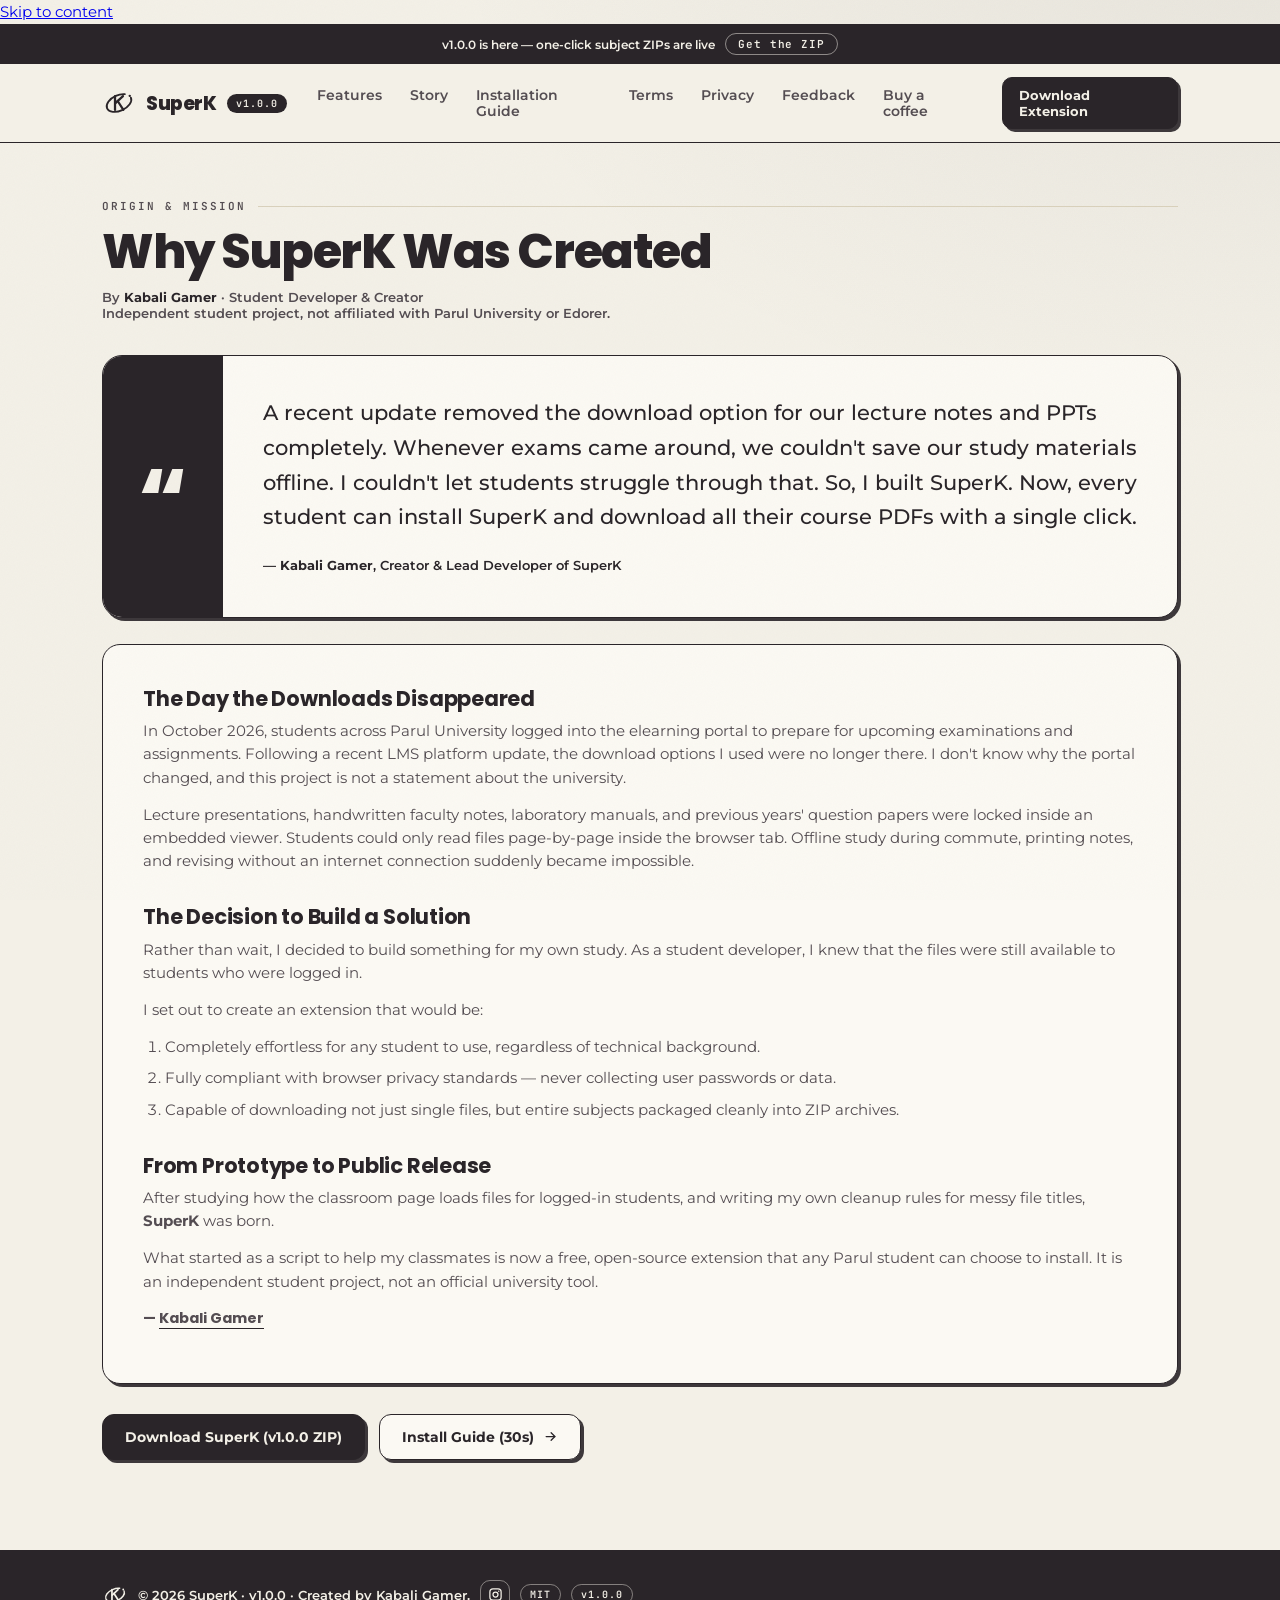
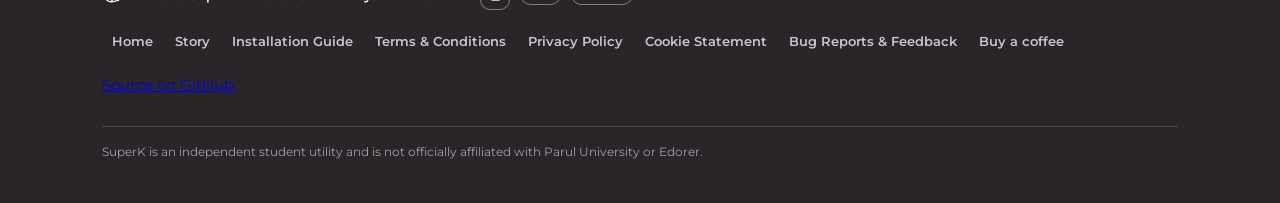
<file: official/story.html>
<!doctype html>
<html lang="en">
<head>
<meta charset="utf-8" />
<meta name="viewport" content="width=device-width, initial-scale=1" />
<title>Why SuperK Was Created — The Story | SuperK by Kabali Gamer</title>
<meta name="description" content="The origin story of SuperK: why a student developer built a free, open-source browser extension after an LMS update changed the download options, and why SuperK is independent of the university." />
<link rel="canonical" href="https://superk-official.web.app/story.html" />
<meta property="og:type" content="website" />
<meta property="og:site_name" content="SuperK" />
<meta property="og:title" content="Why SuperK Was Created — The Story | SuperK by Kabali Gamer" />
<meta property="og:description" content="The origin story of SuperK: why a student developer built a free, open-source browser extension after an LMS update changed the download options, and why SuperK is independent of the university." />
<meta property="og:url" content="https://superk-official.web.app/story.html" />
<meta property="og:image" content="https://superk-official.web.app/assets/og-card.png" />
<meta property="og:image:width" content="1200" />
<meta property="og:image:height" content="630" />
<meta name="twitter:card" content="summary_large_image" />
<meta name="twitter:title" content="Why SuperK Was Created — The Story | SuperK by Kabali Gamer" />
<meta name="twitter:description" content="The origin story of SuperK: why a student developer built a free, open-source browser extension after an LMS update changed the download options, and why SuperK is independent of the university." />
<meta name="twitter:image" content="https://superk-official.web.app/assets/og-card.png" />
<link rel="icon" href="assets/favicon.ico?v=2" />
<link rel="preconnect" href="https://fonts.googleapis.com" />
<link rel="preconnect" href="https://fonts.gstatic.com" crossorigin />
<link href="https://fonts.googleapis.com/css2?family=Poppins:wght@600;700;800&family=Montserrat:wght@400;500;600;700&family=JetBrains+Mono:wght@400;600&display=swap" rel="stylesheet" />
<link rel="stylesheet" href="tokens.css" />
<link rel="stylesheet" href="site.css?v=13" />
<script>(function () { var d = document.documentElement; if (!("IntersectionObserver" in window)) return; d.classList.add("js"); setTimeout(function () { if (!d.hasAttribute("data-reveal-ready")) d.classList.remove("js"); }, 2500); })();</script>
<script src="site.js?v=3" defer></script>
<style>
  .page-hero { padding: 56px 0 6px; }
  .page-hero h1 { font: 800 clamp(32px, 4.6vw, 48px)/1.05 var(--display); letter-spacing: -.03em; margin: 14px 0 12px; }
  .byline { font: 600 13px var(--body); color: var(--ink2); margin: 0; }
  .quote { background: var(--card); border: 1.5px solid var(--ink); border-radius: 20px; box-shadow: var(--tactile); overflow: hidden; display: grid; grid-template-columns: 120px 1fr; margin-top: 28px; }
  .quote-mark { background: var(--ink); color: var(--acc-ink); font: 800 84px/1 var(--display); display: grid; place-items: center; padding-top: 26px; }
  .quote-body { padding: clamp(24px, 4vw, 40px); }
  .quote p { font: 500 clamp(16px, 2.2vw, 21px)/1.65 var(--body); margin: 0 0 18px; }
  .quote cite { font: 600 13px var(--body); font-style: normal; }
  .doc { background: var(--card); border: 1.5px solid var(--ink); border-radius: 18px; box-shadow: var(--tactile); padding: clamp(24px, 4vw, 40px); margin-top: 26px; }
  .doc h2 { font: 700 21px/1.3 var(--display); letter-spacing: -.01em; margin: 30px 0 8px; }
  .doc h2:first-child { margin-top: 0; }
  .doc p { font-size: 14.5px; color: var(--ink2); margin: 0 0 14px; }
  .doc ol { margin: 0 0 14px; padding-left: 22px; color: var(--ink2); font-size: 14.5px; }
  .doc li { margin-bottom: 8px; }
  .doc code { font: 600 12px var(--mono); background: var(--paper2); border: 1px solid var(--line); border-radius: 6px; padding: 1px 6px; }
  .sign { font: 700 15px var(--display); color: var(--ink); margin: 22px 0 0; }
  .cta-row { display: flex; gap: 14px; flex-wrap: wrap; margin-top: 30px; }
  @media (max-width: 900px) { .quote { grid-template-columns: 1fr; } .quote-mark { padding: 10px; font-size: 56px; } }
  @media (max-width: 640px) { .page-hero { padding-top: 40px; } .cta-row .btn { width: 100%; justify-content: center; } }
</style>
</head>
<body>
  <a class="skip" href="#main">Skip to content</a>

<div class="grain" aria-hidden="true"></div>
<div class="announce"><div class="wrap"><span>v1.0.0 is here — one-click subject ZIPs are live</span><a href="releases/superk-1.0.0.zip">Get the ZIP</a></div></div>
<nav class="nav" aria-label="Primary">
  <div class="wrap nav-row">
    <a class="brand" href="index.html"><img src="assets/logo.svg" alt="SuperK logo" /><b>SuperK</b><span class="ver">v1.0.0</span></a>
    <div class="links" id="navLinks">
      <a href="index.html#features">Features</a>
      <a href="story.html">Story</a>
      <a href="installation.html">Installation Guide</a>
      <a href="terms.html">Terms</a>
      <a href="privacy.html">Privacy</a>
      <a href="feedback.html">Feedback</a>
      <a href="coffee.html">Buy a coffee</a>
      <a class="nav-dl" href="releases/superk-1.0.0.zip">Download</a>
    </div>
    <button class="menu-btn" id="menuBtn" aria-label="Open menu"><svg viewBox="0 0 24 24" width="20" height="20" fill="none" stroke="currentColor" stroke-width="2.2" stroke-linecap="round"><path d="M4 7h16" /><path d="M4 12h16" /><path d="M4 17h16" /></svg></button>
    <a class="btn btn-ink btn-sm" href="releases/superk-1.0.0.zip">Download Extension</a>
  </div>
</nav>

<main class="wrap" id="main">
  <div class="page-hero">
    <p class="eyebrow rule">Origin &amp; Mission</p>
    <h1>Why SuperK Was Created</h1>
    <p class="byline">By <a href="https://www.instagram.com/kabali.gamer/" target="_blank" rel="noopener" style="color:var(--ink);font-weight:700;text-decoration:none">Kabali Gamer</a> · Student Developer &amp; Creator</p>
    <p class="byline">Independent student project, not affiliated with Parul University or Edorer.</p>
  </div>

  <div class="quote reveal">
    <div class="quote-mark" aria-hidden="true">&ldquo;</div>
    <div class="quote-body">
      <p>A recent update removed the download option for our lecture notes and PPTs completely. Whenever exams came around, we couldn't save our study materials offline. I couldn't let students struggle through that. So, I built SuperK. Now, every student can install SuperK and download all their course PDFs with a single click.</p>
      <cite>— <b>Kabali Gamer</b>, Creator &amp; Lead Developer of SuperK</cite>
    </div>
  </div>

  <div class="doc reveal">
    <h2>The Day the Downloads Disappeared</h2>
    <p>In October 2026, students across Parul University logged into the elearning portal to prepare for upcoming examinations and assignments. Following a recent LMS platform update, the download options I used were no longer there. I don't know why the portal changed, and this project is not a statement about the university.</p>
    <p>Lecture presentations, handwritten faculty notes, laboratory manuals, and previous years' question papers were locked inside an embedded viewer. Students could only read files page-by-page inside the browser tab. Offline study during commute, printing notes, and revising without an internet connection suddenly became impossible.</p>
    <h2>The Decision to Build a Solution</h2>
    <p>Rather than wait, I decided to build something for my own study. As a student developer, I knew that the files were still available to students who were logged in.</p>
    <p>I set out to create an extension that would be:</p>
    <ol>
      <li>Completely effortless for any student to use, regardless of technical background.</li>
      <li>Fully compliant with browser privacy standards — never collecting user passwords or data.</li>
      <li>Capable of downloading not just single files, but entire subjects packaged cleanly into ZIP archives.</li>
    </ol>
    <h2>From Prototype to Public Release</h2>
    <p>After studying how the classroom page loads files for logged-in students, and writing my own cleanup rules for messy file titles, <b>SuperK</b> was born.</p>
    <p>What started as a script to help my classmates is now a free, open-source extension that any Parul student can choose to install. It is an independent student project, not an official university tool.</p>
    <p class="sign">— <a href="https://www.instagram.com/kabali.gamer/" target="_blank" rel="noopener" style="color:inherit;text-decoration:none;border-bottom:1.5px solid var(--ink)">Kabali Gamer</a></p>
  </div>

  <div class="cta-row reveal">
    <a class="btn btn-ink" href="releases/superk-1.0.0.zip">Download SuperK (v1.0.0 ZIP)</a>
    <a class="btn btn-paper" href="installation.html">Install Guide (30s)
      <svg viewBox="0 0 24 24" width="15" height="15" fill="none" stroke="currentColor" stroke-width="2" stroke-linecap="round" stroke-linejoin="round"><path d="M5 12h14" /><path d="m13 6 6 6-6 6" /></svg></a>
  </div>
</main>

<footer class="foot">
  <div class="wrap foot-row">
    <div class="foot-brand"><img src="assets/logo-white.svg" alt="SuperK logo" /><span>© 2026 SuperK · v1.0.0 · Created by Kabali Gamer.</span><a class="ig" href="https://www.instagram.com/kabali.gamer/" target="_blank" rel="noopener" aria-label="SuperK on Instagram"><svg viewBox="0 0 24 24" width="15" height="15" fill="none" stroke="currentColor" stroke-width="2" stroke-linecap="round" stroke-linejoin="round"><rect x="3" y="3" width="18" height="18" rx="5" /><circle cx="12" cy="12" r="4" /><circle cx="17.2" cy="6.8" r="1.1" fill="currentColor" stroke="none" /></svg></a><span class="ver" style="font:600 10px var(--mono);letter-spacing:.1em;border:1px solid rgba(243,240,231,.45);border-radius:99px;padding:3px 9px;">MIT</span><span class="ver" style="font:600 10px var(--mono);letter-spacing:.1em;border:1px solid rgba(243,240,231,.45);border-radius:99px;padding:3px 9px;">v1.0.0</span></div>
    <nav class="foot-links" aria-label="Footer">
      <a href="index.html">Home</a>
      <a href="story.html">Story</a>
      <a href="installation.html">Installation Guide</a>
      <a href="terms.html">Terms &amp; Conditions</a>
      <a href="privacy.html">Privacy Policy</a>
      <a href="cookies.html">Cookie Statement</a>
      <a href="feedback.html">Bug Reports &amp; Feedback</a>
      <a href="coffee.html">Buy a coffee</a>
    </nav>
    <a href="https://github.com/kabaliGamer-Dev2/superk" target="_blank" rel="noopener">Source on GitHub</a>
    <p class="disclaimer">SuperK is an independent student utility and is not officially affiliated with Parul University or Edorer.</p>
  </div>
</footer>

<script>
  document.getElementById("menuBtn").onclick = () => document.getElementById("navLinks").classList.toggle("open");
</script>
</body>
</html>
</file>
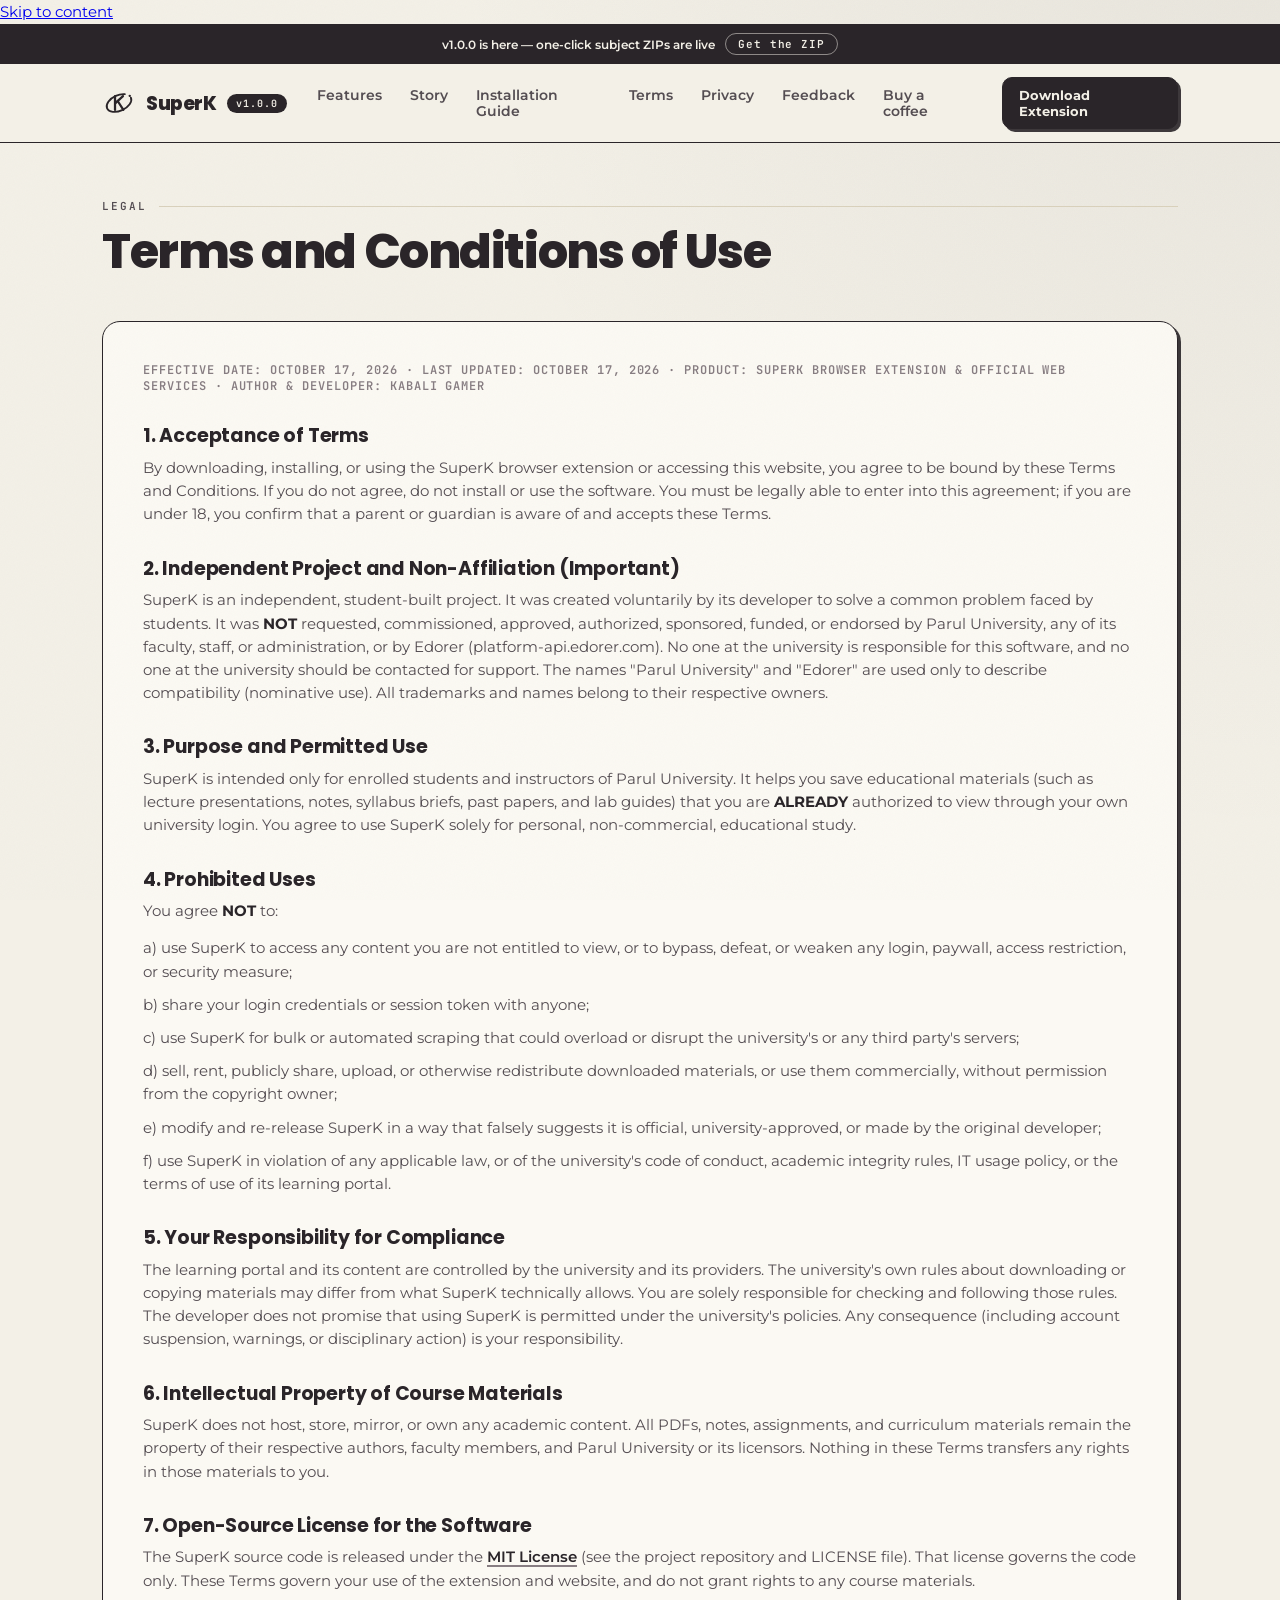
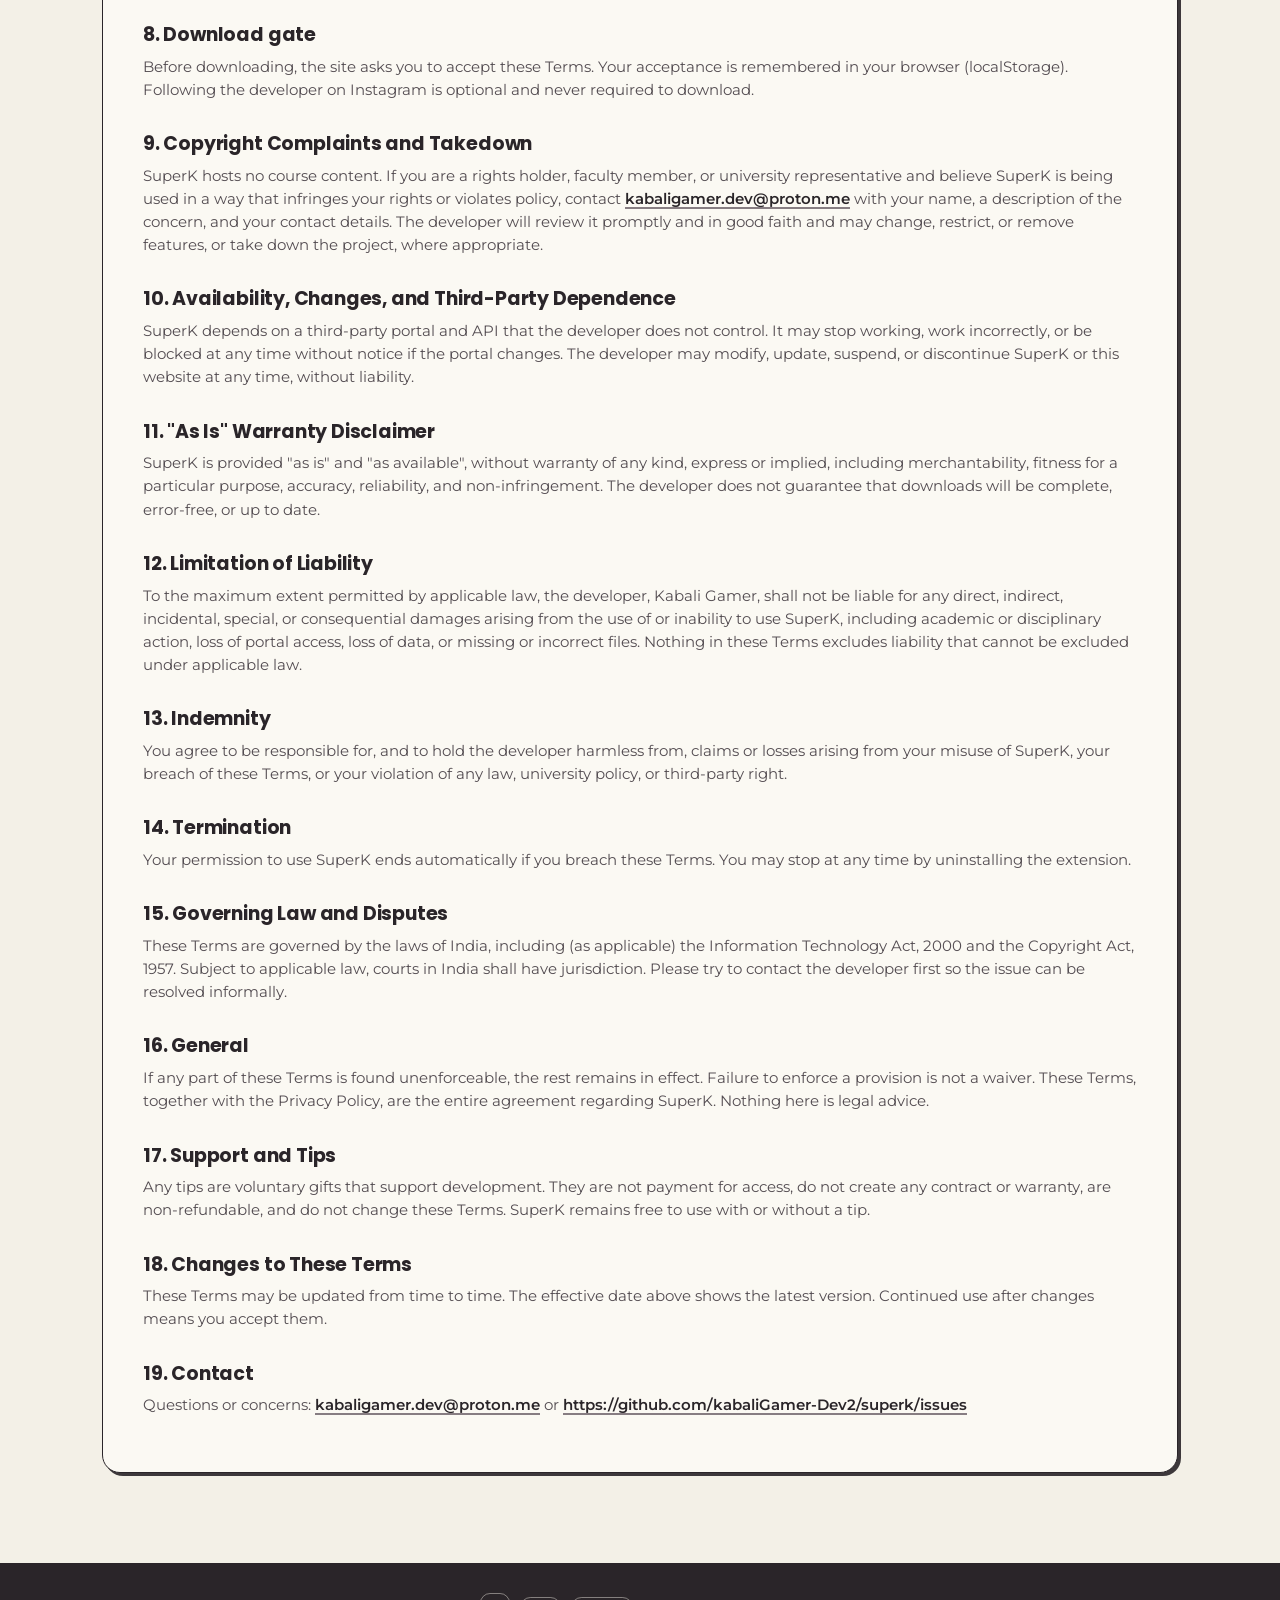
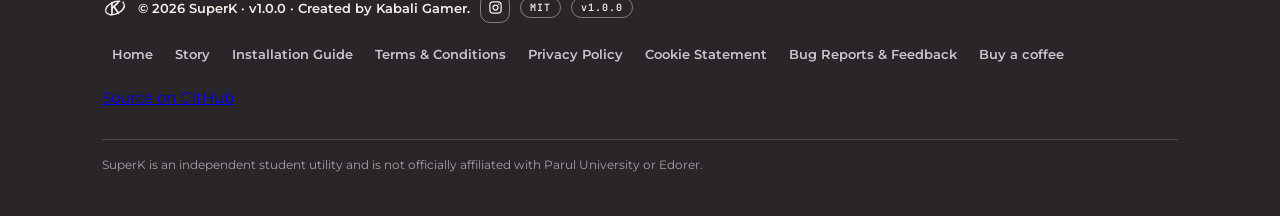
<file: official/terms.html>
<!doctype html>
<html lang="en">
<head>
<meta charset="utf-8" />
<meta name="viewport" content="width=device-width, initial-scale=1" />
<title>Terms and Conditions of Use — SuperK by Kabali Gamer</title>
<meta name="description" content="SuperK Terms of Use: permitted and prohibited uses, non-affiliation disclaimer, intellectual property, takedown, warranty, and liability limits." />
<link rel="canonical" href="https://superk-official.web.app/terms.html" />
<meta property="og:type" content="website" />
<meta property="og:site_name" content="SuperK" />
<meta property="og:title" content="Terms and Conditions of Use — SuperK by Kabali Gamer" />
<meta property="og:description" content="SuperK Terms of Use: permitted and prohibited uses, non-affiliation disclaimer, intellectual property, takedown, warranty, and liability limits." />
<meta property="og:url" content="https://superk-official.web.app/terms.html" />
<meta property="og:image" content="https://superk-official.web.app/assets/og-card.png" />
<meta property="og:image:width" content="1200" />
<meta property="og:image:height" content="630" />
<meta name="twitter:card" content="summary_large_image" />
<meta name="twitter:title" content="Terms and Conditions of Use — SuperK by Kabali Gamer" />
<meta name="twitter:description" content="SuperK Terms of Use: permitted and prohibited uses, non-affiliation disclaimer, intellectual property, takedown, warranty, and liability limits." />
<meta name="twitter:image" content="https://superk-official.web.app/assets/og-card.png" />
<link rel="icon" href="assets/favicon.ico?v=2" />
<link rel="preconnect" href="https://fonts.googleapis.com" />
<link rel="preconnect" href="https://fonts.gstatic.com" crossorigin />
<link href="https://fonts.googleapis.com/css2?family=Poppins:wght@600;700;800&family=Montserrat:wght@400;500;600;700&family=JetBrains+Mono:wght@400;600&display=swap" rel="stylesheet" />
<link rel="stylesheet" href="tokens.css" />
<link rel="stylesheet" href="site.css?v=13" />
<script>(function () { var d = document.documentElement; if (!("IntersectionObserver" in window)) return; d.classList.add("js"); setTimeout(function () { if (!d.hasAttribute("data-reveal-ready")) d.classList.remove("js"); }, 2500); })();</script>
<script src="site.js?v=3" defer></script>
<style>
  .page-hero { padding: 56px 0 6px; }
  .page-hero h1 { font: 800 clamp(32px, 4.6vw, 48px)/1.05 var(--display); letter-spacing: -.03em; margin: 14px 0 12px; }
  .doc { background: var(--card); border: 1.5px solid var(--ink); border-radius: 18px; box-shadow: var(--tactile); padding: clamp(24px, 4vw, 40px); margin-top: 26px; }
  .doc h2 { font: 700 19px/1.3 var(--display); letter-spacing: -.01em; margin: 30px 0 8px; }
  .doc h2:first-child { margin-top: 0; }
  .doc p { font-size: 14.5px; color: var(--ink2); margin: 0 0 14px; }
  .doc p strong, .doc li strong { color: var(--ink); }
  .doc ul { margin: 0 0 14px; padding-left: 0; list-style: none; color: var(--ink2); font-size: 14.5px; }
  .doc li { margin-bottom: 10px; }
  .doc a { color: var(--ink); font-weight: 600; text-decoration: underline; text-decoration-color: var(--mut); text-decoration-thickness: 1.5px; text-underline-offset: 2.5px; }
  .doc a:hover { text-decoration-color: var(--ink); background: var(--paper2); }
  .doc .eff { font: 600 12px var(--mono); color: var(--mut); letter-spacing: .08em; margin-bottom: 22px; }
  @media (max-width: 640px) { .page-hero { padding-top: 40px; } }
</style>
</head>
<body>
  <a class="skip" href="#main">Skip to content</a>

<div class="grain" aria-hidden="true"></div>
<div class="announce"><div class="wrap"><span>v1.0.0 is here — one-click subject ZIPs are live</span><a href="releases/superk-1.0.0.zip">Get the ZIP</a></div></div>
<nav class="nav" aria-label="Primary">
  <div class="wrap nav-row">
    <a class="brand" href="index.html"><img src="assets/logo.svg" alt="SuperK logo" /><b>SuperK</b><span class="ver">v1.0.0</span></a>
    <div class="links" id="navLinks">
      <a href="index.html#features">Features</a>
      <a href="story.html">Story</a>
      <a href="installation.html">Installation Guide</a>
      <a href="terms.html">Terms</a>
      <a href="privacy.html">Privacy</a>
      <a href="feedback.html">Feedback</a>
      <a href="coffee.html">Buy a coffee</a>
      <a class="nav-dl" href="releases/superk-1.0.0.zip">Download</a>
    </div>
    <button class="menu-btn" id="menuBtn" aria-label="Open menu"><svg viewBox="0 0 24 24" width="20" height="20" fill="none" stroke="currentColor" stroke-width="2.2" stroke-linecap="round"><path d="M4 7h16" /><path d="M4 12h16" /><path d="M4 17h16" /></svg></button>
    <a class="btn btn-ink btn-sm" href="releases/superk-1.0.0.zip">Download Extension</a>
  </div>
</nav>

<main class="wrap" id="main">
  <div class="page-hero">
    <p class="eyebrow rule">Legal</p>
    <h1>Terms and Conditions of Use</h1>
  </div>

  <div class="doc reveal">
    <p class="eff">EFFECTIVE DATE: OCTOBER 17, 2026 · LAST UPDATED: OCTOBER 17, 2026 · PRODUCT: SUPERK BROWSER EXTENSION &amp; OFFICIAL WEB SERVICES · AUTHOR &amp; DEVELOPER: KABALI GAMER</p>
    <h2>1. Acceptance of Terms</h2>
    <p>By downloading, installing, or using the SuperK browser extension or accessing this website, you agree to be bound by these Terms and Conditions. If you do not agree, do not install or use the software. You must be legally able to enter into this agreement; if you are under 18, you confirm that a parent or guardian is aware of and accepts these Terms.</p>
    <h2>2. Independent Project and Non-Affiliation (Important)</h2>
    <p>SuperK is an independent, student-built project. It was created voluntarily by its developer to solve a common problem faced by students. It was <strong>NOT</strong> requested, commissioned, approved, authorized, sponsored, funded, or endorsed by Parul University, any of its faculty, staff, or administration, or by Edorer (platform-api.edorer.com). No one at the university is responsible for this software, and no one at the university should be contacted for support. The names "Parul University" and "Edorer" are used only to describe compatibility (nominative use). All trademarks and names belong to their respective owners.</p>
    <h2>3. Purpose and Permitted Use</h2>
    <p>SuperK is intended only for enrolled students and instructors of Parul University. It helps you save educational materials (such as lecture presentations, notes, syllabus briefs, past papers, and lab guides) that you are <strong>ALREADY</strong> authorized to view through your own university login. You agree to use SuperK solely for personal, non-commercial, educational study.</p>
    <h2>4. Prohibited Uses</h2>
    <p>You agree <strong>NOT</strong> to:</p>
    <ul>
      <li>a) use SuperK to access any content you are not entitled to view, or to bypass, defeat, or weaken any login, paywall, access restriction, or security measure;</li>
      <li>b) share your login credentials or session token with anyone;</li>
      <li>c) use SuperK for bulk or automated scraping that could overload or disrupt the university's or any third party's servers;</li>
      <li>d) sell, rent, publicly share, upload, or otherwise redistribute downloaded materials, or use them commercially, without permission from the copyright owner;</li>
      <li>e) modify and re-release SuperK in a way that falsely suggests it is official, university-approved, or made by the original developer;</li>
      <li>f) use SuperK in violation of any applicable law, or of the university's code of conduct, academic integrity rules, IT usage policy, or the terms of use of its learning portal.</li>
    </ul>
    <h2>5. Your Responsibility for Compliance</h2>
    <p>The learning portal and its content are controlled by the university and its providers. The university's own rules about downloading or copying materials may differ from what SuperK technically allows. You are solely responsible for checking and following those rules. The developer does not promise that using SuperK is permitted under the university's policies. Any consequence (including account suspension, warnings, or disciplinary action) is your responsibility.</p>
    <h2>6. Intellectual Property of Course Materials</h2>
    <p>SuperK does not host, store, mirror, or own any academic content. All PDFs, notes, assignments, and curriculum materials remain the property of their respective authors, faculty members, and Parul University or its licensors. Nothing in these Terms transfers any rights in those materials to you.</p>
    <h2>7. Open-Source License for the Software</h2>
    <p>The SuperK source code is released under the <a href="https://github.com/kabaliGamer-Dev2/superk/blob/main/LICENSE">MIT License</a> (see the project repository and LICENSE file). That license governs the code only. These Terms govern your use of the extension and website, and do not grant rights to any course materials.</p>
    <h2>8. Download gate</h2>
  <p>Before downloading, the site asks you to accept these Terms. Your acceptance is remembered in your browser (localStorage). Following the developer on Instagram is optional and never required to download.</p>
  <h2>9. Copyright Complaints and Takedown</h2>
    <p>SuperK hosts no course content. If you are a rights holder, faculty member, or university representative and believe SuperK is being used in a way that infringes your rights or violates policy, contact <a href="mailto:kabaligamer.dev@proton.me">kabaligamer.dev@proton.me</a> with your name, a description of the concern, and your contact details. The developer will review it promptly and in good faith and may change, restrict, or remove features, or take down the project, where appropriate.</p>
    <h2>10. Availability, Changes, and Third-Party Dependence</h2>
    <p>SuperK depends on a third-party portal and API that the developer does not control. It may stop working, work incorrectly, or be blocked at any time without notice if the portal changes. The developer may modify, update, suspend, or discontinue SuperK or this website at any time, without liability.</p>
    <h2>11. "As Is" Warranty Disclaimer</h2>
    <p>SuperK is provided "as is" and "as available", without warranty of any kind, express or implied, including merchantability, fitness for a particular purpose, accuracy, reliability, and non-infringement. The developer does not guarantee that downloads will be complete, error-free, or up to date.</p>
    <h2>12. Limitation of Liability</h2>
    <p>To the maximum extent permitted by applicable law, the developer, Kabali Gamer, shall not be liable for any direct, indirect, incidental, special, or consequential damages arising from the use of or inability to use SuperK, including academic or disciplinary action, loss of portal access, loss of data, or missing or incorrect files. Nothing in these Terms excludes liability that cannot be excluded under applicable law.</p>
    <h2>13. Indemnity</h2>
    <p>You agree to be responsible for, and to hold the developer harmless from, claims or losses arising from your misuse of SuperK, your breach of these Terms, or your violation of any law, university policy, or third-party right.</p>
    <h2>14. Termination</h2>
    <p>Your permission to use SuperK ends automatically if you breach these Terms. You may stop at any time by uninstalling the extension.</p>
    <h2>15. Governing Law and Disputes</h2>
    <p>These Terms are governed by the laws of India, including (as applicable) the Information Technology Act, 2000 and the Copyright Act, 1957. Subject to applicable law, courts in India shall have jurisdiction. Please try to contact the developer first so the issue can be resolved informally.</p>
    <h2>16. General</h2>
    <p>If any part of these Terms is found unenforceable, the rest remains in effect. Failure to enforce a provision is not a waiver. These Terms, together with the Privacy Policy, are the entire agreement regarding SuperK. Nothing here is legal advice.</p>
  <h2>17. Support and Tips</h2>
  <p>Any tips are voluntary gifts that support development. They are not payment for access, do not create any contract or warranty, are non-refundable, and do not change these Terms. SuperK remains free to use with or without a tip.</p>
    <h2>18. Changes to These Terms</h2>
    <p>These Terms may be updated from time to time. The effective date above shows the latest version. Continued use after changes means you accept them.</p>
    <h2>19. Contact</h2>
    <p>Questions or concerns: <a href="mailto:kabaligamer.dev@proton.me">kabaligamer.dev@proton.me</a> or <a href="https://github.com/kabaliGamer-Dev2/superk/issues">https://github.com/kabaliGamer-Dev2/superk/issues</a></p>
  </div>
</main>

<footer class="foot">
  <div class="wrap foot-row">
    <div class="foot-brand"><img src="assets/logo-white.svg" alt="SuperK logo" /><span>© 2026 SuperK · v1.0.0 · Created by Kabali Gamer.</span><a class="ig" href="https://www.instagram.com/kabali.gamer/" target="_blank" rel="noopener" aria-label="SuperK on Instagram"><svg viewBox="0 0 24 24" width="15" height="15" fill="none" stroke="currentColor" stroke-width="2" stroke-linecap="round" stroke-linejoin="round"><rect x="3" y="3" width="18" height="18" rx="5" /><circle cx="12" cy="12" r="4" /><circle cx="17.2" cy="6.8" r="1.1" fill="currentColor" stroke="none" /></svg></a><span class="ver" style="font:600 10px var(--mono);letter-spacing:.1em;border:1px solid rgba(243,240,231,.45);border-radius:99px;padding:3px 9px;">MIT</span><span class="ver" style="font:600 10px var(--mono);letter-spacing:.1em;border:1px solid rgba(243,240,231,.45);border-radius:99px;padding:3px 9px;">v1.0.0</span></div>
    <nav class="foot-links" aria-label="Footer">
      <a href="index.html">Home</a>
      <a href="story.html">Story</a>
      <a href="installation.html">Installation Guide</a>
      <a href="terms.html">Terms &amp; Conditions</a>
      <a href="privacy.html">Privacy Policy</a>
      <a href="cookies.html">Cookie Statement</a>
      <a href="feedback.html">Bug Reports &amp; Feedback</a>
      <a href="coffee.html">Buy a coffee</a>
    </nav>
    <a href="https://github.com/kabaliGamer-Dev2/superk" target="_blank" rel="noopener">Source on GitHub</a>
    <p class="disclaimer">SuperK is an independent student utility and is not officially affiliated with Parul University or Edorer.</p>
  </div>
</footer>

<script>
  document.getElementById("menuBtn").onclick = () => document.getElementById("navLinks").classList.toggle("open");
</script>
</body>
</html>
</file>
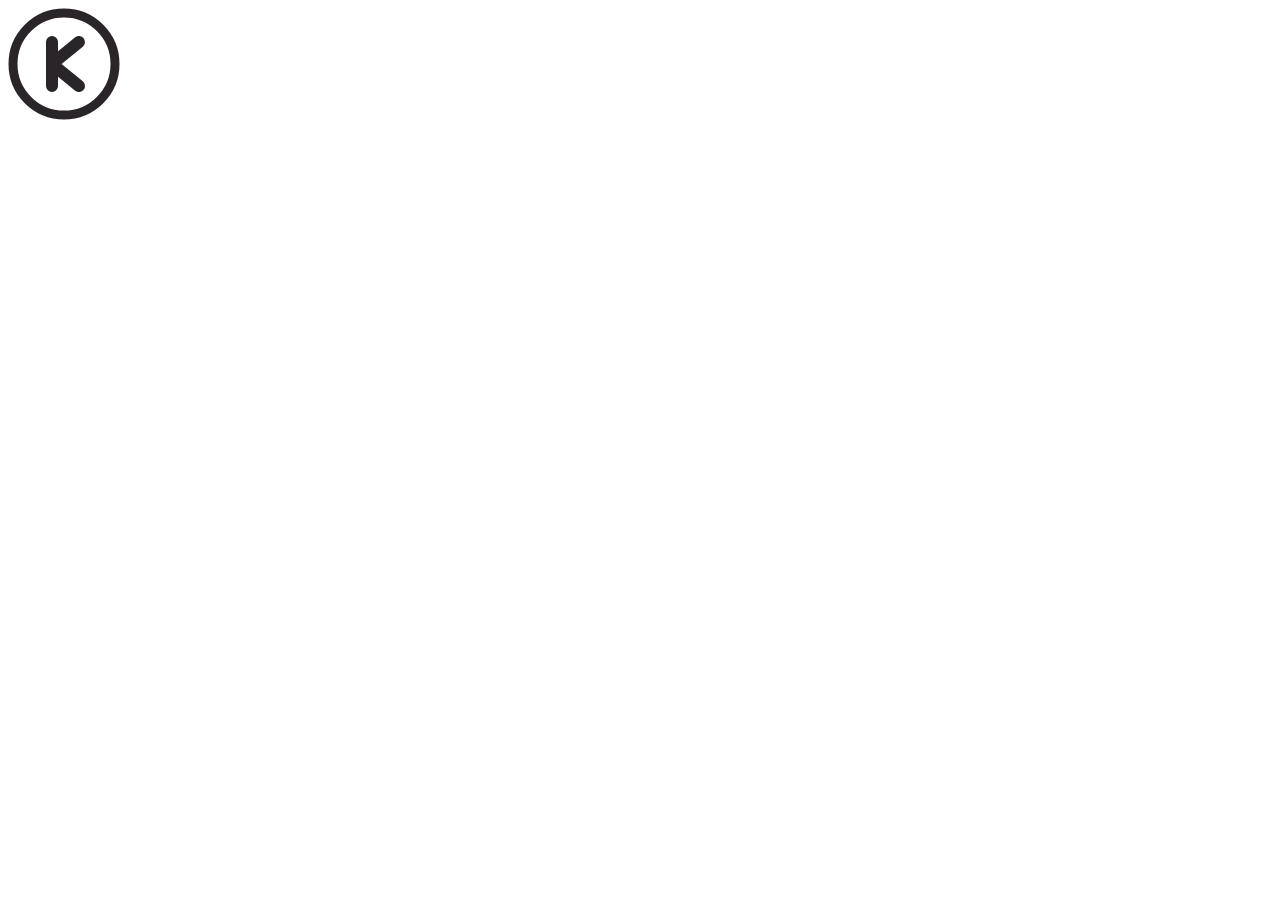
<file: extension/icons/preview.html>
<!doctype html>
<html><head><meta charset="utf-8"><style>html,body{margin:0;padding:0;background:transparent}img{display:block}</style></head>
<body><img id="mark" src="superk-final.svg" width="128" height="128" alt="SuperK preview"></body></html>
</file>
<file: official/tokens.css>
/* SuperK official site tokens — Warm Paper system (spec section 1). */
:root {
  --paper: #F3F0E7;
  --card: #FBF9F3;
  --paper2: #E9E3D1;
  --line: #D9D1BC;
  --line-soft: #E4DDC9;
  --ink: #2A2529;
  --ink2: #544D52;
  --mut: #877D82;
  --faint: #ABA19F;
  --acc-ink: #F3F0E7;
  --display: "Poppins", system-ui, sans-serif;
  --body: "Montserrat", system-ui, -apple-system, sans-serif;
  --mono: "JetBrains Mono", ui-monospace, monospace;
  --ease: cubic-bezier(.22, .8, .24, 1);
  --t-fast: 140ms;
  --t-med: 260ms;
  --tactile: 3px 3px 0 rgba(42, 37, 41, .9);
  --soft-shadow: 0 1px 0 rgba(42, 37, 41, .06), 0 18px 40px -28px rgba(42, 37, 41, .5);
}
</file>
<file: official/site.css>
/* SuperK official site — shared chrome: nav, buttons, pills, footer. */
* { box-sizing: border-box; }
html { scroll-behavior: smooth; }
html, body { margin: 0; padding: 0; }
body { overflow-x: clip; }
body {
  background:
    radial-gradient(110% 50% at 100% -5%, rgba(42, 37, 41, .06), transparent 60%),
    var(--paper);
  color: var(--ink);
  font: 400 15px/1.6 var(--body);
  -webkit-font-smoothing: antialiased;
  text-rendering: optimizeLegibility;
}
:focus-visible { outline: 2px solid var(--ink); outline-offset: 3px; border-radius: 8px; }
::selection { background: var(--ink); color: var(--acc-ink); }
.announce ::selection, .marquee ::selection, .pipe-foot ::selection, .foot ::selection, .preview ::selection, .road ::selection, .trust-badges span::selection { background: var(--acc-ink); color: var(--ink); }
.wrap { max-width: 1120px; margin: 0 auto; padding: 0 22px; }

/* pills + eyebrows */
.pill {
  display: inline-flex; align-items: center; gap: 7px;
  font: 600 11px var(--mono); letter-spacing: .14em; text-transform: uppercase;
  border: 1.5px solid var(--ink); border-radius: 99px; padding: 5px 13px;
  background: var(--card); color: var(--ink);
}
.eyebrow {
  font: 600 11px var(--mono); letter-spacing: .18em; text-transform: uppercase;
  color: var(--ink2); margin: 0 0 14px;
}

/* nav */
.nav { position: sticky; top: 0; z-index: 50; background: var(--paper); border-bottom: 1.5px solid var(--ink); }
.nav-row { display: flex; align-items: center; gap: 18px; padding: 13px 22px; }
.brand { display: flex; align-items: center; gap: 10px; text-decoration: none; color: var(--ink); margin-right: auto; }
.brand img { width: 34px; height: 34px; display: block; }
.brand b { font: 800 19px var(--display); letter-spacing: -.02em; }
.brand .ver { font: 600 10px var(--mono); letter-spacing: .1em; background: var(--ink); color: var(--acc-ink); border-radius: 99px; padding: 3px 9px; }
.links { display: flex; gap: 4px; }
.links a { text-decoration: none; color: var(--ink2); font: 600 13.5px var(--body); padding: 8px 12px; border-radius: 10px; }
.links a:hover { background: var(--paper2); color: var(--ink); }
.nav-dl { display: none; }
.menu-btn { display: none; }

/* buttons */
.btn {
  display: inline-flex; align-items: center; gap: 9px; text-decoration: none; cursor: pointer;
  font: 700 14px var(--body); border-radius: 12px; padding: 13px 22px;
  border: 1.5px solid var(--ink); transition: transform .12s var(--ease), box-shadow .14s var(--ease), background .14s;
}
.btn-ink { background: var(--ink); color: var(--acc-ink); box-shadow: var(--tactile); }
.btn-ink:hover { transform: translate(-1px, -1px); box-shadow: 4px 4px 0 rgba(42, 37, 41, .9); }
.btn-ink:active { transform: translate(2px, 2px); box-shadow: none; }
.btn-paper { background: var(--card); color: var(--ink); box-shadow: var(--tactile); }
.btn-paper:hover { background: #fff; transform: translate(-1px, -1px); box-shadow: 4px 4px 0 rgba(42, 37, 41, .9); }
.btn-paper:active { transform: translate(2px, 2px); box-shadow: none; }
.btn-sm { padding: 9px 16px; font-size: 13px; border-radius: 10px; }

/* footer — dark charcoal per brand rules (white logo only on dark) */
.foot { background: var(--ink); color: var(--acc-ink); border-top: 0; margin-top: 90px; }
.foot-row { display: flex; align-items: center; gap: 18px; padding: 30px 22px; flex-wrap: wrap; }
.foot-brand { display: flex; align-items: center; gap: 10px; margin-right: auto; font: 600 13px var(--body); color: var(--acc-ink); }
.foot-brand img { width: 26px; height: 26px; }
.foot-brand .ver { font: 600 10px var(--mono); letter-spacing: .1em; border: 1px solid rgba(243,240,231,.45); border-radius: 99px; padding: 3px 9px; }
.foot-links { display: flex; gap: 2px; flex-wrap: wrap; }
.foot-links a { color: #c9c5cf; font: 600 12.5px var(--body); text-decoration: none; padding: 6px 10px; border-radius: 8px; }
.foot-links a:hover { color: #fff; background: rgba(243,240,231,.12); }
.disclaimer { width: 100%; font: 400 11.5px/1.6 var(--body); color: #a49fa8; border-top: 1px solid rgba(243,240,231,.18); padding-top: 16px; }

/* ---- scroll reveal: one-shot fade-up (IntersectionObserver, never scroll-linked) ----
   Hidden only while <html class="js"> is present (set inline in <head>), so with JS
   disabled or site.js failing to load, every page renders fully visible. site.js adds
   .is-visible exactly once per element, then stops observing — nothing ever fades back
   out, and there are no partial-opacity states tied to scroll position. */
.js .reveal { opacity: 0; transform: translateY(28px); transition: opacity .7s cubic-bezier(.22, 1, .36, 1), transform .7s cubic-bezier(.22, 1, .36, 1); transition-delay: var(--rd, 0ms); }
.js .reveal.is-visible { opacity: 1; transform: none; }
.stagger > .reveal:nth-child(2) { --rd: 60ms; }
.stagger > .reveal:nth-child(3) { --rd: 120ms; }
.stagger > .reveal:nth-child(4) { --rd: 180ms; }
.stagger > .reveal:nth-child(5) { --rd: 240ms; }
.stagger > .reveal:nth-child(6) { --rd: 300ms; }
.stagger > .reveal:nth-child(n+7) { --rd: 360ms; }

@media (max-width: 860px) {
  .links { display: none; position: absolute; top: 100%; left: 0; right: 0; background: var(--paper); border-bottom: 1.5px solid var(--ink); flex-direction: column; padding: 10px 18px 16px; }
  .links.open { display: flex; }
  .menu-btn { display: inline-grid; place-items: center; width: 44px; height: 44px; margin-left: auto; background: var(--card); color: var(--ink); border: 1.5px solid var(--ink); border-radius: 10px; padding: 0; cursor: pointer; }
  .nav-row .btn { display: none; }
}
@media (prefers-reduced-motion: reduce) {
  *, *::before, *::after { animation: none !important; transition: none !important; }
  html { scroll-behavior: auto; }
  .js .reveal { opacity: 1; transform: none; }
}

/* announcement bar */
.announce { background: var(--ink); color: var(--acc-ink); font: 600 12px var(--body); }
.announce .wrap { display: flex; align-items: center; justify-content: center; gap: 10px; padding-top: 9px; padding-bottom: 9px; text-align: center; flex-wrap: wrap; }
.announce a { color: var(--acc-ink); font-family: var(--mono); font-size: 11px; letter-spacing: .08em; border: 1px solid rgba(243,240,231,.5); border-radius: 99px; padding: 3px 12px; text-decoration: none; }
.announce a:hover { background: rgba(243,240,231,.14); }

/* film grain */
.grain { position: fixed; inset: 0; z-index: 40; pointer-events: none; opacity: .05; mix-blend-mode: multiply;
  background-image: url("data:image/svg+xml,%3Csvg xmlns='http://www.w3.org/2000/svg' width='140' height='140'%3E%3Cfilter id='n'%3E%3CfeTurbulence type='fractalNoise' baseFrequency='.9' numOctaves='2'/%3E%3C/filter%3E%3Crect width='140' height='140' filter='url(%23n)' opacity='.6'/%3E%3C/svg%3E"); }

/* stats band */
.stats { display: grid; grid-template-columns: repeat(4, 1fr); gap: 0; background: var(--card); border: 1.5px solid var(--ink); border-radius: 18px; overflow: hidden; box-shadow: var(--tactile); margin-top: 44px; }
.stat { padding: 22px 20px; border-left: 1.5px solid var(--ink); }
.stat:first-child { border-left: 0; }
.stat b { display: block; font: 800 clamp(26px, 3vw, 36px)/1 var(--display); letter-spacing: -.02em; }
.stat span { font: 600 11px var(--mono); letter-spacing: .12em; text-transform: uppercase; color: var(--ink2); }

/* marquee ticker */
.marquee { margin-top: 26px; border: 1.5px solid var(--ink); border-radius: 99px; background: var(--ink); color: var(--acc-ink); overflow: hidden; white-space: nowrap; }
.mtrack { display: inline-flex; gap: 0; padding: 10px 0; animation: tick 30s linear infinite; }
.marquee:hover .mtrack { animation-play-state: paused; }
.mtrack span { font: 600 11.5px var(--mono); letter-spacing: .14em; text-transform: uppercase; padding: 0 22px; border-right: 1px solid rgba(243,240,231,.3); }
@keyframes tick { from { transform: translateX(0); } to { transform: translateX(-50%); } }

/* FAQ */
.faq { display: flex; flex-direction: column; gap: 12px; }
.faq details { background: var(--card); border: 1.5px solid var(--ink); border-radius: 14px; box-shadow: 2.5px 2.5px 0 rgba(42,37,41,.9); transition: transform .14s var(--ease), box-shadow .14s var(--ease); }
.faq details[open] { transform: translate(-1px, -1px); box-shadow: 3.5px 3.5px 0 rgba(42,37,41,.9); }
.faq summary { cursor: pointer; list-style: none; display: flex; align-items: center; gap: 12px; padding: 17px 20px; font: 700 15px var(--display); }
.faq summary::-webkit-details-marker { display: none; }
.faq summary::before { content: "+"; flex: none; width: 28px; height: 28px; display: grid; place-items: center; background: var(--ink); color: var(--acc-ink); border-radius: 9px; font: 700 17px var(--body); transition: transform .2s var(--ease); }
.faq details[open] summary::before { content: "–"; }
.faq details p { margin: 0; padding: 0 20px 19px 60px; font-size: 14px; color: var(--ink2); }
.faq code { font: 600 12px var(--mono); background: var(--paper2); border: 1px solid var(--line); border-radius: 6px; padding: 1px 6px; }

/* before / after — rename pipeline v3 */
.pipe { background: var(--card); border: 1.5px solid var(--ink); border-radius: 20px; overflow: hidden; box-shadow: var(--soft-shadow); }
.pipe-head { display: flex; align-items: center; gap: 12px; padding: 16px 22px; background: var(--paper2); border-bottom: 1.5px solid var(--ink); }
.pipe-head img { width: 30px; height: 30px; display: block; }
.pipe-head b { font: 700 13px var(--display); letter-spacing: .02em; }
.pipe-head .cnt { margin-left: auto; font: 600 11px var(--mono); letter-spacing: .1em; color: var(--ink2); border: 1px solid var(--line); background: var(--card); border-radius: 99px; padding: 4px 12px; white-space: nowrap; }
.prow { display: grid; grid-template-columns: 1fr auto 1fr; gap: 14px; align-items: center; padding: 15px 22px; border-bottom: 1px solid var(--line-soft); transition: background var(--t-fast) var(--ease); }
.prow:last-of-type { border-bottom: 0; }
.prow:hover { background: #fff; }
.prow .old { font: 600 12.5px var(--mono); color: var(--mut); text-decoration: line-through; text-decoration-thickness: 1.5px; overflow: hidden; text-overflow: ellipsis; white-space: nowrap; }
.prow .arr { width: 34px; height: 34px; flex: none; border-radius: 99px; background: var(--ink); color: var(--acc-ink); display: grid; place-items: center; font: 700 15px var(--body); transition: transform var(--t-fast) var(--ease); }
.prow:hover .arr { transform: translateX(4px); }
.prow .new { min-width: 0; }
.prow .new b { display: block; font: 700 14px var(--display); white-space: nowrap; overflow: hidden; text-overflow: ellipsis; }
.prow .new span { font: 600 11px var(--mono); color: var(--ink2); }
.pipe-foot { display: flex; align-items: center; gap: 10px; padding: 15px 22px; background: var(--ink); color: var(--acc-ink); font: 600 12px var(--mono); letter-spacing: .04em; flex-wrap: wrap; }
.pipe-foot .ok { margin-left: auto; font-size: 11px; letter-spacing: .12em; border: 1px solid rgba(243,240,231,.45); border-radius: 99px; padding: 4px 13px; white-space: nowrap; }

/* motion tokens + unified controls */
.links a, .foot-links a, .chip, .subj { transition: background var(--t-fast) var(--ease), color var(--t-fast) var(--ease), transform .1s var(--ease); }
/* smooth FAQ (native where supported, snap fallback elsewhere) */
.faq details::details-content { overflow: hidden; }
@supports (interpolate-size: allow-keywords) {
  :root { interpolate-size: allow-keywords; }
  .faq details::details-content { height: 0; transition: height var(--t-med) var(--ease), content-visibility var(--t-med) var(--ease); }
  .faq details[open]::details-content { height: auto; }
}

/* install strip */
.install { display: grid; grid-template-columns: repeat(4, 1fr); gap: 14px; counter-reset: inst; }
.istep { background: var(--card); border: 1.5px solid var(--ink); border-radius: 14px; padding: 20px 18px; }
.istep::before { counter-increment: inst; content: "STEP " counter(inst); font: 600 10.5px var(--mono); letter-spacing: .14em; background: var(--paper2); border: 1px solid var(--line); border-radius: 99px; padding: 4px 11px; display: inline-block; margin-bottom: 12px; }
.istep h3 { font: 600 15px var(--display); margin: 0 0 6px; }
.istep p { font-size: 13px; color: var(--ink2); margin: 0; }
.istep code { font: 600 11.5px var(--mono); background: var(--paper2); border: 1px solid var(--line); border-radius: 6px; padding: 1px 6px; }

/* trust banner */
.trust { background: var(--card); border: 1.5px solid var(--ink); border-radius: 18px; box-shadow: var(--tactile); padding: clamp(24px, 4vw, 40px); }
.trust-badges { display: flex; gap: 10px; flex-wrap: wrap; margin: 18px 0; }
.trust-badges span { display: inline-flex; align-items: center; gap: 8px; font: 700 12px var(--body); background: var(--ink); color: var(--acc-ink); border-radius: 99px; padding: 9px 17px; }
.trust-badges svg { flex: none; }
.trust p.fine { font-size: 13.5px; color: var(--ink2); margin: 0; max-width: 62em; }
.trust p.fine code { font: 600 12px var(--mono); background: var(--paper2); border: 1px solid var(--line); border-radius: 6px; padding: 1px 6px; }

/* hero browser row */
.browsers { margin-top: 16px; font: 600 11px var(--mono); letter-spacing: .1em; text-transform: uppercase; color: var(--mut); }

/* device tiers */
@media (max-width: 1024px) {
  .stats { grid-template-columns: repeat(2, 1fr); }
  .stat:nth-child(3) { border-left: 0; }
  .stat { border-top: 1.5px solid var(--ink); }
  .stat:nth-child(-n+2) { border-top: 0; }
}
@media (max-width: 860px) {
  .foot { padding-bottom: 12px; }
}
@media (max-width: 640px) {
  .hero { padding: 48px 0 22px; }
  section.block { padding: 44px 0 0; }
  .ctas .btn { width: 100%; justify-content: center; min-height: 52px; }
  .card { padding: 20px 18px; }
  .step { padding: 20px 18px; }
  .preview { padding: 24px 18px; }
  .setup-steps li { padding: 16px 15px; gap: 13px; }
  .setup-foot { padding: 12px 15px 13px; }
  .foot-row { flex-direction: column; align-items: flex-start; }
}
/* narrow phones: icon-only copy so the full URL stays visible */
@media (max-width: 480px) {
  .omni-url { font-size: 12px; }
  .setup-copy { padding: 9px 10px; }
  .setup-copy .setup-copy-label { position: absolute; width: 1px; height: 1px; margin: -1px; overflow: hidden; clip-path: inset(50%); white-space: nowrap; }
}
/* coarse pointers: roomy touch targets */
@media (pointer: coarse) {
  .links a { padding: 12px 14px; }
  .chip, .btn, .setup-copy { min-height: 44px; }
}

/* ---- v2 treatments: editorial magazine on Warm Paper ---- */

/* hero meta chips row */
.meta-row { display: flex; gap: 8px; flex-wrap: wrap; margin-top: 18px; }
.meta-row span { font: 600 10.5px var(--mono); letter-spacing: .1em; text-transform: uppercase; color: var(--ink2); border: 1px solid var(--line); background: var(--card); border-radius: 99px; padding: 5px 12px; }

/* feature cards v2: ghost numerals, static (no hover invert) */
.card { position: relative; overflow: hidden; }
.card .num { position: absolute; top: 2px; right: 14px; font: 800 64px/1 var(--display); color: transparent; -webkit-text-stroke: 1.5px var(--line); letter-spacing: -.02em; pointer-events: none; }
.card .ic { width: 38px; height: 38px; display: grid; place-items: center; background: var(--paper2); color: var(--ink); border: 1.5px solid var(--ink); border-radius: 11px; margin-bottom: 14px; }

/* steps timeline */
.steps { position: relative; }
.steps::before { content: ""; position: absolute; top: 34px; left: 6%; right: 6%; border-top: 2px dashed var(--line); }
.step { z-index: 1; }
.step .n { font: 800 15px var(--display); background: var(--ink); color: var(--acc-ink); border-radius: 99px; width: 38px; height: 38px; display: grid; place-items: center; margin-bottom: 14px; box-shadow: 2.5px 2.5px 0 rgba(42,37,41,.9); }

/* developer-mode setup card — plain instructions; mono only for literal content */
.setup { background: var(--card); border: 1.5px solid var(--ink); border-radius: 18px; box-shadow: var(--tactile); overflow: hidden; }
.setup-steps { list-style: none; margin: 0; padding: 0; }
.setup-steps li { display: grid; grid-template-columns: 34px minmax(0, 1fr); gap: 15px; padding: 19px 20px; }
.setup-steps li + li { border-top: 1px solid var(--line-soft); }
.setup-n { width: 34px; height: 34px; border-radius: 11px; background: var(--ink); color: var(--acc-ink); font: 700 13px var(--mono); display: grid; place-items: center; box-shadow: 2.5px 2.5px 0 rgba(42,37,41,.9); }
.setup-steps h3 { font: 600 16px/1.3 var(--display); letter-spacing: -.01em; margin: 6px 0 5px; }
.setup-steps p { font-size: 13.5px; line-height: 1.6; color: var(--ink2); margin: 0; max-width: 72ch; text-wrap: pretty; }
.setup-steps b { font-weight: 700; color: var(--ink); }
.setup-steps code, a.code-chip { font: 600 12px var(--mono); background: var(--paper2); border: 1px solid var(--line); border-radius: 6px; padding: 1.5px 6px; }
a.code-chip { color: var(--ink); text-decoration: none; transition: background var(--t-fast) var(--ease), color var(--t-fast) var(--ease), border-color var(--t-fast) var(--ease); }
a.code-chip:hover { background: var(--ink); border-color: var(--ink); color: var(--acc-ink); }
.omni { display: flex; align-items: center; gap: 10px; background: var(--paper); border: 1.5px solid var(--ink); border-radius: 12px; padding: 5px 5px 5px 12px; margin: 3px 0 10px; max-width: 430px; }
.omni > svg { flex: none; color: var(--ink2); }
.omni-url { flex: 1; min-width: 0; overflow: hidden; text-overflow: ellipsis; white-space: nowrap; font: 600 12.5px var(--mono); color: var(--ink); user-select: all; }
.setup-copy { display: inline-flex; align-items: center; gap: 6px; flex: none; border: 0; background: var(--ink); color: var(--acc-ink); border-radius: 9px; padding: 9px 13px; font: 700 12px var(--body); letter-spacing: .02em; cursor: pointer; transition: transform .12s var(--ease), box-shadow .14s var(--ease); }
.setup-copy:hover { transform: translate(-1px, -1px); box-shadow: 2.5px 2.5px 0 rgba(42,37,41,.9); }
.setup-copy:active { transform: translate(1px, 1px); box-shadow: none; }
.setup-copy .ic-check, .setup-copy.done .ic-copy { display: none; }
.setup-copy.done .ic-check { display: block; }
.setup-foot { display: flex; align-items: center; justify-content: space-between; gap: 12px; flex-wrap: wrap; padding: 13px 20px 14px; border-top: 1px solid var(--line-soft); }
.setup-foot > span { font-size: 12.5px; color: var(--ink2); }
.setup-guide { display: inline-flex; align-items: center; gap: 8px; font: 700 13.5px var(--display); color: var(--ink); text-decoration: none; }
.setup-guide svg { transition: transform var(--t-fast) var(--ease); }
.setup-guide:hover { text-decoration: underline; text-decoration-thickness: 1.5px; text-underline-offset: 3px; }
.setup-guide:hover svg { transform: translateX(3px); }

/* section eyebrows with rule */
.eyebrow.rule { display: flex; align-items: center; gap: 12px; }
.eyebrow.rule::after { content: ""; flex: 1; border-top: 1.5px solid var(--line); }

/* ---- feedback system (form page + modal), shared by index teaser target ---- */
.fb-layout { display: grid; grid-template-columns: 1.25fr .75fr; gap: 18px; align-items: start; }
.fb-form { background: var(--card); border: 1.5px solid var(--ink); border-radius: 18px; box-shadow: var(--tactile); padding: clamp(22px, 3.4vw, 32px); }
.fb-pills { display: grid; grid-template-columns: 1fr 1fr; gap: 10px; margin: 0 0 18px; }
.fb-pill { display: flex; gap: 10px; align-items: center; cursor: pointer; background: var(--paper); color: var(--ink); border: 1.5px solid var(--ink); border-radius: 14px; padding: 12px 13px; font: 700 13px/1.3 var(--body); box-shadow: 2.5px 2.5px 0 rgba(42,37,41,.9); transition: transform .1s var(--ease), box-shadow .14s, background .14s, color .14s; }
.fb-pill small { display: block; font: 500 11.5px var(--body); color: var(--ink2); }
.fb-pill.on small { color: var(--acc-ink); opacity: .75; }
.fb-pill svg { flex: none; }
.fb-pill:hover { background: #fff; }
.fb-pill.on { background: var(--ink); color: var(--acc-ink); }
.fb-pill:active { transform: translate(2px,2px); box-shadow: none; }
.fb-field { margin: 0 0 16px; }
.fb-field > span { display: block; font: 600 11px var(--mono); letter-spacing: .14em; text-transform: uppercase; color: var(--ink2); margin-bottom: 8px; }
.fb-field textarea, .fb-field select, .fb-field input[type="text"], .fb-field input[type="tel"], .fb-field input[type="email"], .fb-field input[type="url"] { width: 100%; background: var(--paper); color: var(--ink); border: 1.5px solid var(--ink); border-radius: 12px; padding: 11px 13px; font: 500 13.5px var(--body); outline: none; }
.fb-field textarea { min-height: 110px; resize: vertical; }
.fb-field textarea:focus, .fb-field select:focus, .fb-field input:focus { box-shadow: 2.5px 2.5px 0 rgba(42,37,41,.9); }
.fb-row { display: grid; grid-template-columns: 1fr 1fr; gap: 12px; }
.fb-checks { display: flex; flex-direction: column; gap: 8px; }
.fb-check { display: flex; gap: 12px; align-items: flex-start; cursor: pointer; background: var(--paper); color: var(--ink); border: 1.5px solid var(--line); border-radius: 12px; padding: 11px 14px; font: 500 13.5px/1.55 var(--body); text-wrap: pretty; transition: background var(--t-fast) var(--ease), border-color var(--t-fast) var(--ease), box-shadow var(--t-fast) var(--ease); }
.fb-check:hover { background: #fff; border-color: var(--ink); }
.fb-check:has(input:focus-visible) { outline: 2.5px solid var(--ink); outline-offset: 2px; }
.fb-check:has(input:checked) { background: var(--card); border-color: var(--ink); }
.fb-check input { appearance: none; flex: none; width: 20px; height: 20px; margin-top: 1px; border-radius: 7px; cursor: pointer; border: 1.5px solid var(--ink); background: var(--card); display: grid; place-items: center; transition: background var(--t-fast) var(--ease), border-color var(--t-fast) var(--ease); }
.fb-check input::after { content: ""; width: 11px; height: 6px; border-left: 2.5px solid var(--paper); border-bottom: 2.5px solid var(--paper); transform: rotate(-45deg) translateY(-1px) scale(.4); opacity: 0; transition: transform var(--t-fast) var(--ease), opacity var(--t-fast) var(--ease); }
.fb-check input:checked { background: var(--ink); }
.fb-check input:checked::after { opacity: 1; transform: rotate(-45deg) translateY(-1px); }
/* consent gate — same system, a touch more presence */
.fb-check.lead { padding: 14px 16px; background: var(--card); border-color: var(--ink); }
.fb-check.lead:hover { background: #fff; }
.fb-check.lead .fb-check-txt { display: block; }
.fb-check.lead .fb-check-txt b { font-weight: 700; }
.fb-check.lead a { color: var(--ink); font-weight: 600; text-decoration: underline; text-decoration-color: var(--mut); text-decoration-thickness: 1.5px; text-underline-offset: 2.5px; border-radius: 4px; }
.fb-check.lead a:hover { text-decoration-color: var(--ink); background: var(--paper2); }
@media (prefers-reduced-motion: reduce) { .fb-check, .fb-check input, .fb-check input::after { transition: none; } }
.fb-tip { background: var(--paper2); border: 1.5px solid var(--ink); border-radius: 12px; padding: 12px 14px; font-size: 13px; color: var(--ink); margin: 0 0 16px; }
.fb-tip b { font-family: var(--display); }
.fb-stars { display: flex; gap: 6px; }
.fb-stars button { background: none; border: 0; padding: 4px; cursor: pointer; color: var(--line); }
.fb-stars button.lit { color: var(--ink); }
.fb-stars svg { display: block; }
.fb-meta { display: flex; align-items: center; gap: 10px; flex-wrap: wrap; }
.fb-ver { font: 600 11px var(--mono); letter-spacing: .1em; background: var(--ink); color: var(--acc-ink); border-radius: 99px; padding: 5px 13px; }
.fb-err { font: 600 12.5px var(--body); color: #8f1d1d; margin: 10px 0 0; }
.fb-fielderr { font: 600 12px var(--body); color: #8f1d1d; margin: 8px 0 0; }
.fb-field.bad > span { color: #8f1d1d; }
.fb-field.bad > textarea, .fb-field.bad > select, .fb-field.bad > input { border-color: #8f1d1d; background: #f6e8e5; }
.fb-field.bad .fb-check { border-color: #8f1d1d; background: #f6e8e5; }
.fb-hp { position: absolute; left: -9999px; top: 0; width: 1px; height: 1px; overflow: hidden; }
.fb-note { font: 500 11.5px/1.6 var(--body); color: var(--mut); margin: 8px 0 0; }
@media (max-width: 640px) { .fb-field textarea, .fb-field select, .fb-field input { font-size: 16px; } }
.road { background: var(--ink); color: var(--acc-ink); border-radius: 18px; padding: clamp(22px, 3vw, 30px); }
.road h3 { font: 700 17px var(--display); margin: 0 0 4px; color: var(--acc-ink); }
.road > p { font-size: 13px; color: #c9c5cf; margin: 0 0 18px; }
.road ul { list-style: none; margin: 0; padding: 0; display: flex; flex-direction: column; gap: 12px; }
.road li { display: flex; gap: 12px; align-items: flex-start; border: 1px solid rgba(243,240,231,.25); border-radius: 12px; padding: 12px 14px; }
.road li svg { flex: none; margin-top: 1px; }
.road li b { display: block; font: 700 13.5px var(--display); }
.road li span { font: 600 11px var(--mono); letter-spacing: .08em; color: #c9c5cf; }
.promise { background: var(--card); border: 1.5px solid var(--ink); border-radius: 18px; box-shadow: var(--tactile); padding: clamp(20px, 3vw, 28px); margin-top: 18px; }
.promise h3 { font: 700 16px var(--display); margin: 0 0 6px; }
.promise p { font-size: 13.5px; color: var(--ink2); margin: 0 0 14px; }
.promise a { color: var(--ink); font-weight: 700; }
.foot-brand .ig { display: inline-grid; place-items: center; width: 30px; height: 30px; border: 1px solid rgba(243,240,231,.45); border-radius: 10px; color: var(--acc-ink); text-decoration: none; }
.foot-brand .ig:hover { background: rgba(243,240,231,.12); }
.fb-modal { position: fixed; inset: 0; z-index: 120; display: grid; place-items: center; padding: 20px; background: rgba(42,37,41,.5); }
.fb-modal[hidden] { display: none; }
.fb-dialog { width: min(420px, 100%); background: var(--card); color: var(--ink); border: 1.5px solid var(--ink); border-radius: 18px; box-shadow: 5px 5px 0 rgba(42,37,41,.9); padding: 28px 26px; text-align: center; }
.fb-dialog .ok, .fb-dialog .bad { width: 54px; height: 54px; border-radius: 99px; display: grid; place-items: center; margin: 0 auto 16px; background: var(--ink); color: var(--acc-ink); }
.fb-dialog .bad { background: #8f1d1d; }
.fb-dialog h3 { font: 700 20px var(--display); margin: 0 0 8px; letter-spacing: -.02em; }
.fb-dialog p { font-size: 13.5px; color: var(--ink2); margin: 0 0 6px; }
.fb-dialog code { font: 600 11.5px var(--mono); background: var(--paper2); border: 1px solid var(--line); border-radius: 6px; padding: 1px 6px; }
.fb-dialog .btn { width: 100%; justify-content: center; margin-top: 16px; }
.fb-modal-actions { display: grid; gap: 10px; margin-top: 16px; }
.fb-modal-actions .btn { margin-top: 0; }
.fb-modal-actions .btn[hidden] { display: none; }
.btn-quiet { background: var(--paper); color: var(--ink); box-shadow: none; }
.btn-quiet:hover { background: #fff; }
.btn .spin { width: 15px; height: 15px; flex: none; border-radius: 99px; border: 2.5px solid rgba(243,240,231,.4); border-top-color: var(--acc-ink); animation: spin .7s linear infinite; }
@keyframes spin { to { transform: rotate(360deg); } }
@media (max-width: 900px) { .fb-layout { grid-template-columns: 1fr; } }

/* ---- download gate: fullscreen pre-download layout (markup built by site.js) ---- */
.gate { position: fixed; inset: 0; z-index: 150; overflow-y: auto; overscroll-behavior: contain; text-align: left; background: radial-gradient(110% 50% at 100% -5%, rgba(42, 37, 41, .06), transparent 60%), var(--paper); }
.gate[hidden] { display: none; }
html.gate-lock, html.gate-lock body { overflow: hidden; }
.gate-top { display: flex; align-items: center; justify-content: space-between; gap: 14px; max-width: 620px; margin: 0 auto; padding: 16px 22px 0; }
.gate-brand { display: inline-flex; align-items: center; gap: 10px; font: 800 17px var(--display); letter-spacing: -.02em; }
.gate-brand img { width: 30px; height: 30px; display: block; }
.gate-x { display: inline-grid; place-items: center; width: 44px; height: 44px; padding: 0; background: var(--card); color: var(--ink); border: 1.5px solid var(--ink); border-radius: 12px; cursor: pointer; box-shadow: 2.5px 2.5px 0 rgba(42, 37, 41, .9); transition: transform .12s var(--ease), box-shadow .14s var(--ease); }
.gate-x:hover { transform: translate(-1px, -1px); box-shadow: 3.5px 3.5px 0 rgba(42, 37, 41, .9); }
.gate-x:active { transform: translate(1px, 1px); box-shadow: none; }
.gate-x svg { width: 18px; height: 18px; }
.gate-body { max-width: 620px; margin: 0 auto; padding: clamp(20px, 4.5vw, 38px) 22px 48px; }
.gate-body h2 { font: 700 clamp(26px, 4.4vw, 36px)/1.12 var(--display); letter-spacing: -.028em; margin: 0 0 10px; outline: none; }
.gate-sub { color: var(--ink2); margin: 0 0 24px; max-width: 46em; }
.gate-step { display: grid; grid-template-columns: 40px minmax(0, 1fr); gap: 16px; background: var(--card); border: 1.5px solid var(--ink); border-radius: 18px; box-shadow: var(--tactile); padding: 20px; margin: 0 0 14px; transition: background .2s var(--ease); }
.gate-step.done { background: var(--paper2); }
.gate-n { width: 40px; height: 40px; border-radius: 12px; background: var(--ink); color: var(--acc-ink); font: 700 13px var(--mono); display: grid; place-items: center; box-shadow: 2.5px 2.5px 0 rgba(42, 37, 41, .9); }
/* the optional follow step reads "?" and is visually softer than a required step */
.gate-n-opt { background: var(--paper2); color: var(--ink2); border: 1.5px solid var(--line); box-shadow: none; }
.gate-opt { font: 600 11px var(--mono); letter-spacing: .06em; color: var(--mut); text-transform: uppercase; white-space: nowrap; }
.gate-n svg { width: 17px; height: 17px; }
.gate-n .n-ok { display: none; }
.gate-step.done .gate-n { background: var(--card); color: var(--ink); border: 1.5px solid var(--ink); box-shadow: none; }
.gate-step.done .gate-n .n-num { display: none; }
.gate-step.done .gate-n .n-ok { display: block; }
.gate-step h3 { font: 600 17px/1.3 var(--display); letter-spacing: -.01em; margin: 8px 0 10px; }
.gate-step label a { color: var(--ink); font-weight: 600; text-decoration: underline; text-decoration-color: var(--mut); text-decoration-thickness: 1.5px; text-underline-offset: 2.5px; }
.gate-step label a:hover { text-decoration-color: var(--ink); background: var(--paper2); }
.gate-handle { font: 600 12.5px var(--mono); background: var(--paper2); border: 1px solid var(--line); border-radius: 6px; padding: 2px 8px; white-space: nowrap; }
.gate-hint { font: 500 12.5px/1.6 var(--body); color: var(--ink2); margin: 0 0 12px; }
.gate-ig-row { display: flex; align-items: center; gap: 12px; flex-wrap: wrap; }
.gate-follow svg { width: 15px; height: 15px; }
.gate-done-pill { display: none; align-items: center; gap: 7px; font: 700 12px var(--body); background: var(--ink); color: var(--acc-ink); border-radius: 99px; padding: 10px 16px; }
.gate-done-pill svg { width: 13px; height: 13px; }
.gate-step.done .gate-done-pill { display: inline-flex; }
.gate-dl { width: 100%; justify-content: center; gap: 10px; margin-top: 8px; padding: 16px 22px; font-size: 14.5px; border-radius: 14px; }
.gate-dl svg { width: 18px; height: 18px; }
.gate-dl[aria-disabled="true"], .gate-dl[aria-disabled="true"]:hover, .gate-dl[aria-disabled="true"]:active { background: var(--paper2); color: var(--mut); border-color: var(--line); box-shadow: none; transform: none; cursor: not-allowed; }
.gate-lock { font: 600 12px var(--mono); letter-spacing: .05em; color: var(--ink2); text-align: center; margin: 12px 0 0; }
@media (max-width: 480px) {
  .gate-step { grid-template-columns: 34px minmax(0, 1fr); gap: 13px; padding: 17px 16px; }
  .gate-n { width: 34px; height: 34px; }
  .gate-follow { width: 100%; justify-content: center; }
}
</file>
<file: extension/popup.css>
/* SuperK — warm paper edition. Charcoal ink on pale ivory. Operate mode. */
:root{
  --paper:#F3F0E7; --card:#FBF9F3; --paper2:#E9E3D1; --line:#D9D1BC; --line-soft:#E4DDC9;
  --ink:#2A2529; --ink2:#544D52; --mut:#877D82; --faint:#ABA19F;
  --acc:#2A2529; --acc-ink:#F3F0E7;
  --display:"Poppins","Avenir Next",system-ui,sans-serif;
  --body:"Montserrat",system-ui,-apple-system,"Segoe UI",sans-serif;
  --mono:"JetBrains Mono",ui-monospace,"Cascadia Code",Consolas,monospace;
  --ease:cubic-bezier(.22,.8,.24,1);
  --shadow:0 1px 0 rgba(42,37,41,.06),0 10px 28px -18px rgba(42,37,41,.45);
}
*{box-sizing:border-box}
html,body{margin:0;padding:0}
body{width:392px;max-height:600px;background:var(--paper);color:var(--ink);
  font:13px/1.5 var(--body);-webkit-font-smoothing:antialiased;text-rendering:optimizeLegibility}
.app{display:flex;flex-direction:column;max-height:600px;
  background:
    radial-gradient(120% 60% at 100% -10%,rgba(42,37,41,.07),transparent 60%),
    radial-gradient(100% 50% at -20% 0%,rgba(42,37,41,.05),transparent 55%),
    var(--paper)}
:focus-visible{outline:2px solid var(--ink);outline-offset:2px;border-radius:10px}

/* Masthead */
.mast{flex:none;padding:16px 16px 14px;border-bottom:1.5px solid var(--ink)}
.mast-row{display:flex;gap:12px;align-items:flex-start}
.mark{flex:none;width:44px;height:44px;border-radius:14px;display:grid;place-items:center;
  background:var(--ink);box-shadow:var(--shadow)}
.titles{flex:1;min-width:0}
.eyebrow{font:600 10px/1 var(--mono);letter-spacing:.16em;text-transform:uppercase;color:var(--ink2)}
.title{font:800 24px/1.04 var(--display);letter-spacing:-.025em;margin:5px 0 4px}
.sub{font:400 11px/1.4 var(--mono);color:var(--ink2);white-space:nowrap;overflow:hidden;text-overflow:ellipsis}
.count{flex:none;text-align:center;background:var(--ink);color:var(--acc-ink);
  border-radius:14px;padding:8px 12px;box-shadow:var(--shadow)}
.count span{display:block;font:800 19px/1 var(--display)}
.count em{font:600 9.5px var(--mono);letter-spacing:.14em;text-transform:uppercase;font-style:normal;opacity:.75}

/* Desk */
.deck{flex:1 1 auto;min-height:0;padding:12px 14px;display:flex;flex-direction:column;gap:10px;overflow:hidden}
.deck>.toolbar,.deck>.subjbar,.deck>.note,.deck>.meter,.deck>.plabel{flex:none}
.search{display:flex;align-items:center;gap:9px;background:var(--card);
  border:1.5px solid var(--ink);border-radius:14px;padding:9px 11px;color:var(--ink2);
  box-shadow:3px 3px 0 rgba(42,37,41,.9);transition:box-shadow .16s var(--ease),transform .16s var(--ease)}
.search:focus-within{box-shadow:1px 1px 0 rgba(42,37,41,.9);transform:translate(2px,2px)}
.search input{flex:1;min-width:0;background:transparent;border:0;outline:0;color:var(--ink);
  font:500 13px var(--body)}
.search input::placeholder{color:var(--faint)}
.search kbd{font:600 10px var(--mono);color:var(--mut);border:1px solid var(--line);
  border-radius:6px;padding:2px 6px;background:var(--paper)}
.actions{display:grid;grid-template-columns:1fr 1fr 1fr;gap:8px}
.chip{display:inline-flex;align-items:center;justify-content:center;gap:7px;cursor:pointer;
  background:var(--card);color:var(--ink);border:1.5px solid var(--ink);border-radius:12px;
  padding:8px 6px;font:600 12px var(--body);box-shadow:2.5px 2.5px 0 rgba(42,37,41,.9);
  transition:transform .1s var(--ease),box-shadow .14s var(--ease),background .14s}
.chip:hover{background:#fff}
.chip:active{transform:translate(2px,2px);box-shadow:0 0 0 rgba(42,37,41,.9)}
.chip svg{flex:none}

.note{background:var(--card);border:1px dashed var(--ink2);border-radius:12px;
  padding:10px 12px;color:var(--ink2);font-size:12px}
.note b{color:var(--ink);font-family:var(--mono);font-size:11.5px}
.meter{height:8px;background:var(--paper2);border:1px solid var(--ink);border-radius:99px;overflow:hidden}
.meter div{height:100%;width:0;background:var(--ink);transition:width .25s var(--ease)}
.meter:not(.hidden) div::after{content:"";display:block;height:100%;
  background:linear-gradient(90deg,transparent,rgba(243,240,231,.5),transparent);animation:shimmer 1.2s infinite}
@keyframes shimmer{from{transform:translateX(-100%)}to{transform:translateX(100%)}}
.plabel{font:400 11px var(--mono);color:var(--ink2)}
.hidden{display:none}
.prog-row{display:flex;align-items:center;gap:8px}
.prog-row .meter{flex:1}
.cancel-btn{flex:none;cursor:pointer;background:transparent;border:1.5px solid var(--ink2);
  border-radius:8px;padding:3px 9px;font:600 11px var(--mono);color:var(--ink2);
  transition:background .14s,color .14s}
.cancel-btn:hover{background:var(--ink);color:var(--acc-ink);border-color:var(--ink)}

/* Results shelf */
.shelf{flex:1 1 auto;min-height:120px;max-height:none;overflow:auto;display:flex;flex-direction:column;gap:10px;
  padding:2px 2px 4px}
.shelf::-webkit-scrollbar{width:9px}
.shelf::-webkit-scrollbar-thumb{background:var(--ink);border-radius:99px;border:2px solid var(--paper)}
.group{flex:none;background:var(--card);border:1.5px solid var(--ink);border-radius:15px;overflow:hidden;
  box-shadow:var(--shadow);animation:rise .24s var(--ease) backwards}
.group:nth-child(2){animation-delay:.04s}.group:nth-child(3){animation-delay:.08s}
.group:nth-child(n+4){animation-delay:.12s}
@keyframes rise{from{opacity:0;transform:translateY(8px)}to{opacity:1;transform:none}}
.ghead{display:flex;align-items:center;gap:9px;padding:10px 12px;background:var(--paper2);
  border-bottom:1.5px solid var(--ink);cursor:pointer;user-select:none}
.ghead:hover{background:#E0D8C1}
.ghead .dot{flex:none;width:9px;height:9px;border-radius:99px;background:var(--ink)}
.ghead .t{flex:1;min-width:0}
.ghead .s{display:block;font:700 13px var(--display);letter-spacing:-.01em;white-space:nowrap;overflow:hidden;text-overflow:ellipsis}
.ghead .p{display:block;font:400 11px var(--mono);color:var(--ink2);white-space:nowrap;overflow:hidden;text-overflow:ellipsis}
.ghead .n{flex:none;font:600 11px var(--mono);color:var(--acc-ink);background:var(--ink);
  padding:3px 10px;border-radius:99px}
.ghead .chev{color:var(--ink2);font-size:11px}
.items{display:flex;flex-direction:column}
.item{display:flex;gap:10px;align-items:center;padding:9px 12px;border-top:1px solid var(--line-soft);
  cursor:pointer;transition:background .14s var(--ease)}
.item:hover{background:#FFFDF6}
.item input{appearance:none;flex:none;width:17px;height:17px;border-radius:6px;cursor:pointer;
  border:1.5px solid var(--ink);background:var(--paper);display:grid;place-items:center;transition:background .14s}
.item input:checked{background:var(--ink)}
.item input:checked::after{content:"";width:9px;height:5px;border-left:2px solid var(--paper);
  border-bottom:2px solid var(--paper);transform:rotate(-45deg) translateY(-1px)}
.item .meta{flex:1;min-width:0}
.item .ti{font:600 12.5px/1.35 var(--body);white-space:nowrap;overflow:hidden;text-overflow:ellipsis}
.item .to{font:400 11px var(--mono);color:var(--ink2);white-space:nowrap;overflow:hidden;text-overflow:ellipsis}
.item .dl{display:inline-flex;align-items:center;gap:6px;flex:none;cursor:pointer;
  background:var(--paper);color:var(--ink);border:1.5px solid var(--ink);border-radius:10px;
  padding:6px 10px;font:600 11.5px var(--body);box-shadow:2px 2px 0 rgba(42,37,41,.9);
  transition:transform .1s var(--ease),box-shadow .14s}
.item .dl:hover{background:#fff}
.item .dl:active{transform:translate(2px,2px);box-shadow:none}
.item .cp{display:inline-flex;align-items:center;gap:5px;flex:none;cursor:pointer;
  background:transparent;color:var(--mut);border:1.5px solid var(--line);border-radius:10px;
  padding:6px 8px;font:600 11px var(--mono);transition:all .14s var(--ease)}
.item .cp:hover{background:var(--paper2);color:var(--ink);border-color:var(--ink)}
.item .cp.copied{background:var(--ink);color:var(--acc-ink);border-color:var(--ink)}
.item .pv{display:inline-flex;align-items:center;justify-content:center;flex:none;cursor:pointer;
  background:transparent;color:var(--mut);border:1.5px solid var(--line);border-radius:10px;
  width:28px;height:28px;padding:0;transition:all .14s var(--ease)}
.item .pv:hover{background:var(--paper2);color:var(--ink);border-color:var(--ink)}
.item .pv:active{transform:scale(.95)}
.item .sz{font:400 10.5px var(--mono);color:var(--faint);margin-left:4px}
.empty{border:1.5px dashed var(--ink2);border-radius:14px;padding:26px 12px;text-align:center;
  color:var(--ink2);font-size:12.5px;background:var(--card)}

/* Bottom action bar */
.bar{flex:none;display:flex;gap:9px;align-items:center;padding:12px 14px;background:var(--ink);
  color:var(--acc-ink)}
.sel{font:400 11px var(--mono);opacity:.8;min-width:84px}
.sel span{font-weight:600;color:#fff;font-size:12px}
.btn{display:inline-flex;align-items:center;justify-content:center;gap:7px;cursor:pointer;
  border-radius:12px;padding:10px;font:700 12.5px var(--body);
  transition:transform .1s var(--ease),filter .15s,opacity .15s}
.btn:disabled{opacity:.4;cursor:not-allowed}
.btn.paper{flex:1;background:var(--paper);color:var(--ink);border:0}
.btn.paper:hover:not(:disabled){filter:brightness(1.03)}
.btn.ink{flex:1.3;background:var(--paper);color:var(--ink);border:2px solid var(--paper);
  box-shadow:0 0 0 1.5px var(--ink);position:relative}
.btn.ink::before{content:"";position:absolute;inset:3px;border:1px dashed rgba(42,37,41,.4);border-radius:8px}
.btn:active:not(:disabled){transform:translateY(1px)}
@media (prefers-reduced-motion:reduce){*,*::before,*::after{animation:none!important;transition:none!important}}

/* Subject picker */
.subjbar{display:flex;gap:8px;overflow-x:auto;padding:2px 2px 6px}
.subjbar:empty{display:none}
.subjbar::-webkit-scrollbar{height:6px}
.subjbar::-webkit-scrollbar-thumb{background:var(--ink);border-radius:99px}
.subj{flex:none;display:inline-flex;align-items:center;gap:8px;cursor:pointer;max-width:230px;
  background:var(--card);color:var(--ink);border:1.5px solid var(--ink);border-radius:99px;
  padding:6px 8px 6px 12px;font:600 12px var(--body);
  transition:background .14s var(--ease),color .14s}
.subj:hover{background:#fff}
.subj .sn{white-space:nowrap;overflow:hidden;text-overflow:ellipsis}
.subj .sc{flex:none;font:600 10.5px var(--mono);background:var(--paper2);
  border:1px solid var(--line);border-radius:99px;padding:2px 8px}
.subj.on{background:var(--ink);color:var(--acc-ink)}
.subj.on .sc{background:transparent;border-color:rgba(243,240,231,.4);color:var(--acc-ink)}

/* Skeleton loading */
.group.skel{padding:12px;display:flex;flex-direction:column;gap:9px}
.skl{height:13px;border-radius:7px;
  background:linear-gradient(90deg,var(--paper2) 25%,#F8F4E9 50%,var(--paper2) 75%);
  background-size:200% 100%;animation:skshimmer 1.1s infinite}
.skl.w40{width:42%}.skl.w70{width:68%}
@keyframes skshimmer{from{background-position:200% 0}to{background-position:-200% 0}}

/* About: author tag, info button, slide-up modal */
.author-tag{font:600 10px/1 var(--mono);letter-spacing:.1em;text-transform:uppercase;color:var(--ink2);
  margin:0 0 5px}
.author-tag b{color:var(--ink)}
.info-btn{flex:none;width:30px;height:30px;border-radius:10px;cursor:pointer;display:grid;place-items:center;
  background:var(--card);color:var(--ink);border:1.5px solid var(--ink);
  box-shadow:2px 2px 0 rgba(42,37,41,.9);align-self:flex-start;
  transition:transform .1s var(--ease),box-shadow .14s}
.info-btn:hover{background:#fff}
.info-btn:active{transform:translate(2px,2px);box-shadow:none}
.modal{position:fixed;inset:0;z-index:50;display:grid;place-items:end center;background:rgba(42,37,41,.45)}
.modal.hidden{display:none}
.sheet{width:100%;max-height:88%;overflow:auto;background:var(--card);color:var(--ink);
  border-top:1.5px solid var(--ink);border-radius:18px 18px 0 0;padding:16px 16px 18px;
  animation:sheetup .22s var(--ease)}
@keyframes sheetup{from{opacity:0;transform:translateY(16px)}to{opacity:1;transform:none}}
.sheet-head{display:flex;gap:10px;align-items:center;margin-bottom:10px}
.mark.sm{width:38px;height:38px;border-radius:12px}
.sheet-titles{flex:1;min-width:0}
.sheet-titles b{display:block;font:800 15px var(--display);letter-spacing:-.01em}
.sheet-titles span{font:600 10.5px var(--mono);color:var(--ink2)}
.x{flex:none;width:30px;height:30px;border-radius:10px;cursor:pointer;display:grid;place-items:center;
  background:var(--paper);color:var(--ink);border:1.5px solid var(--ink)}
.sheet .why{font:500 12.5px/1.6 var(--body);color:var(--ink2);margin:0 0 10px}
.sheet-list{margin:0 0 12px;padding-left:20px;font:600 12.5px/1.7 var(--body)}
.sheet-actions{display:flex;gap:8px}
.sheet-actions .btn{flex:1}
.linklike{display:block;margin:10px auto 0;background:none;border:0;cursor:pointer;
  font:600 12px var(--body);color:var(--ink2);text-decoration:underline;text-underline-offset:3px}
.linklike:hover{color:var(--ink)}
.sheet .fine{font:400 10.5px/1.5 var(--mono);color:var(--mut);margin:10px 0 0}
</file>
